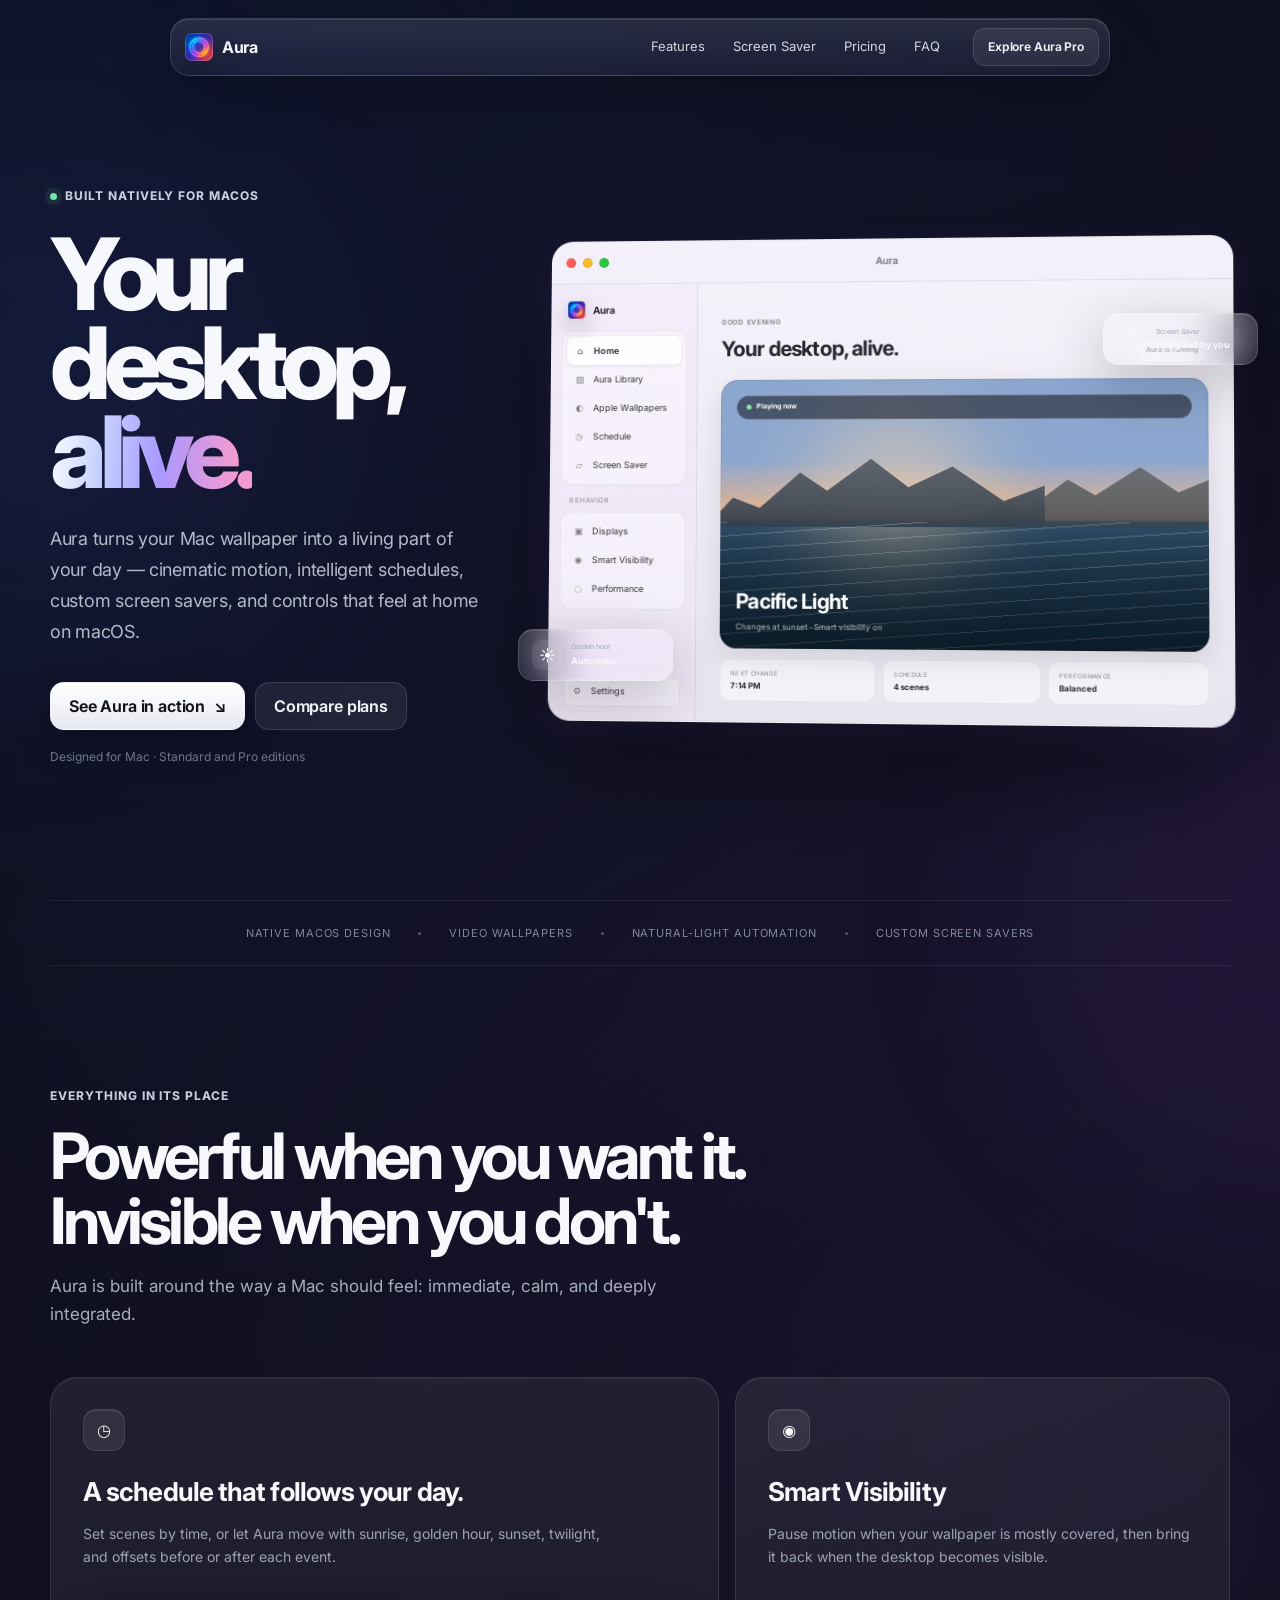
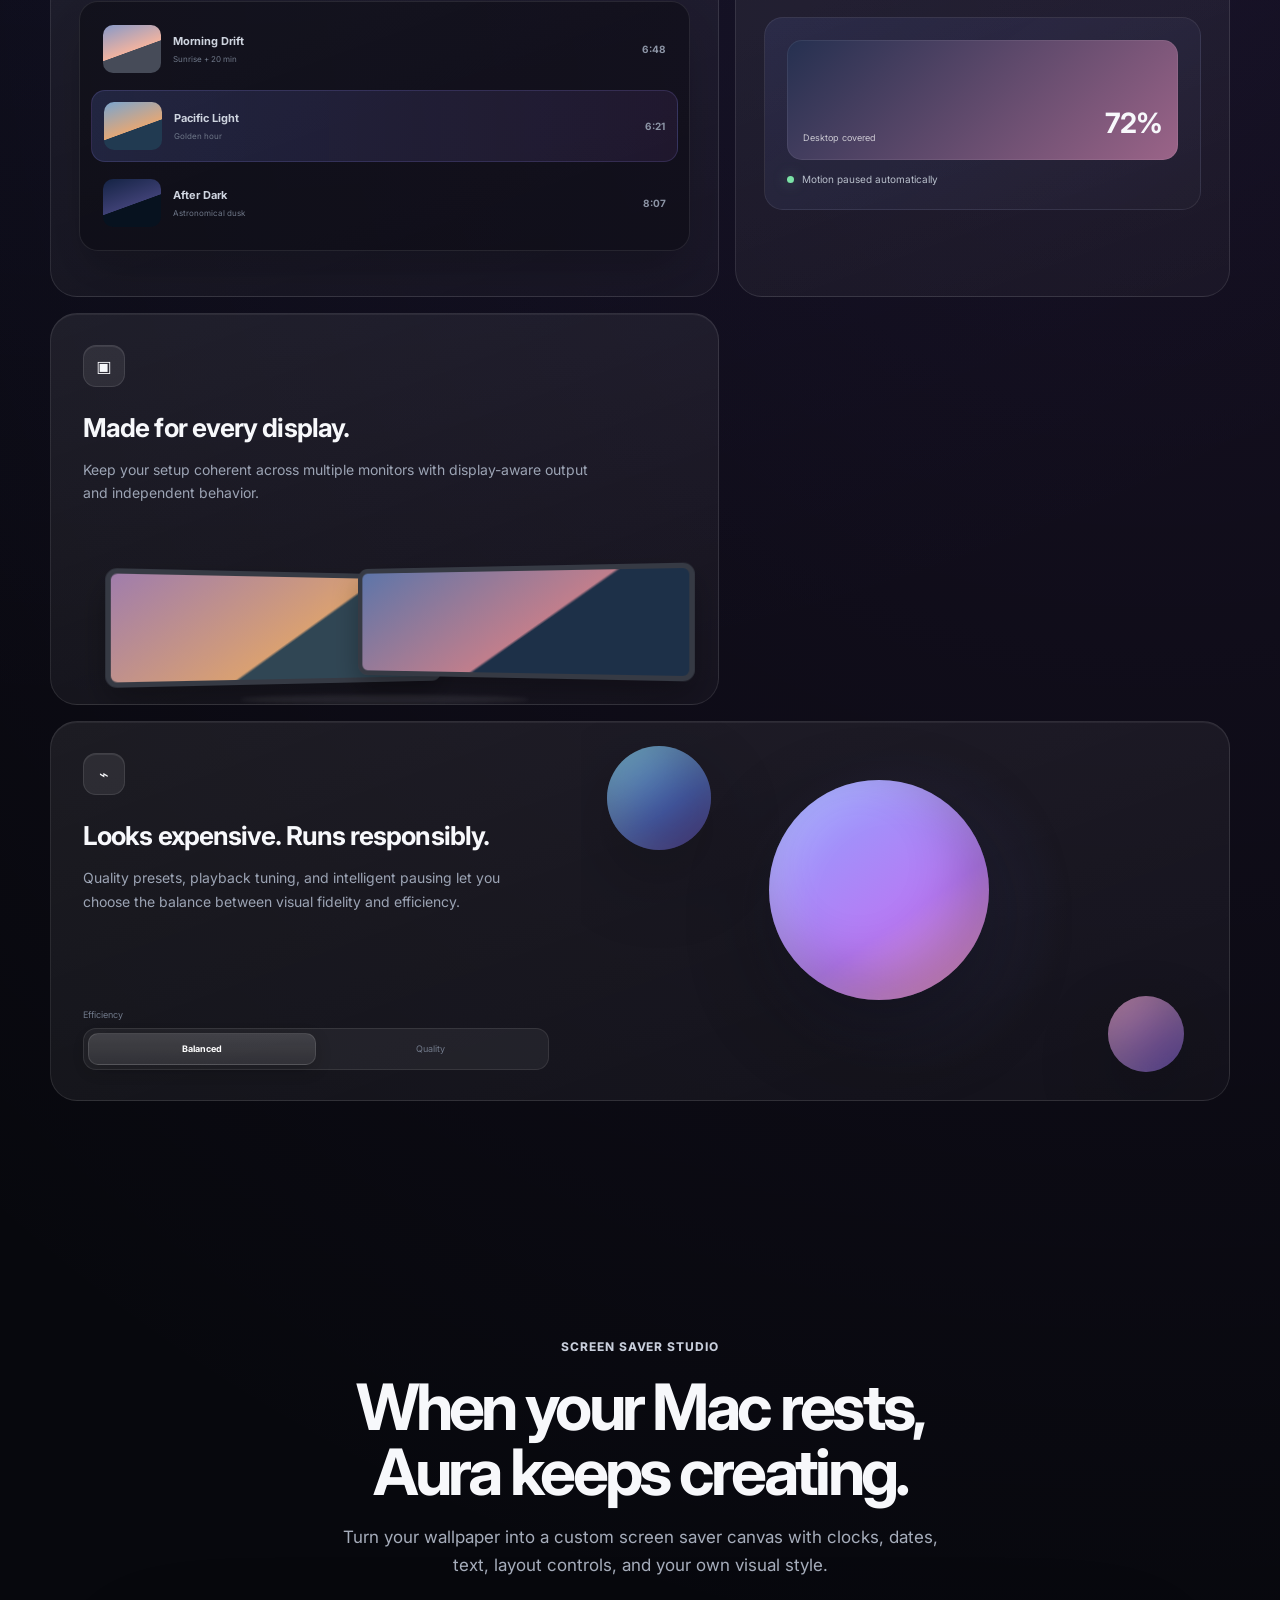
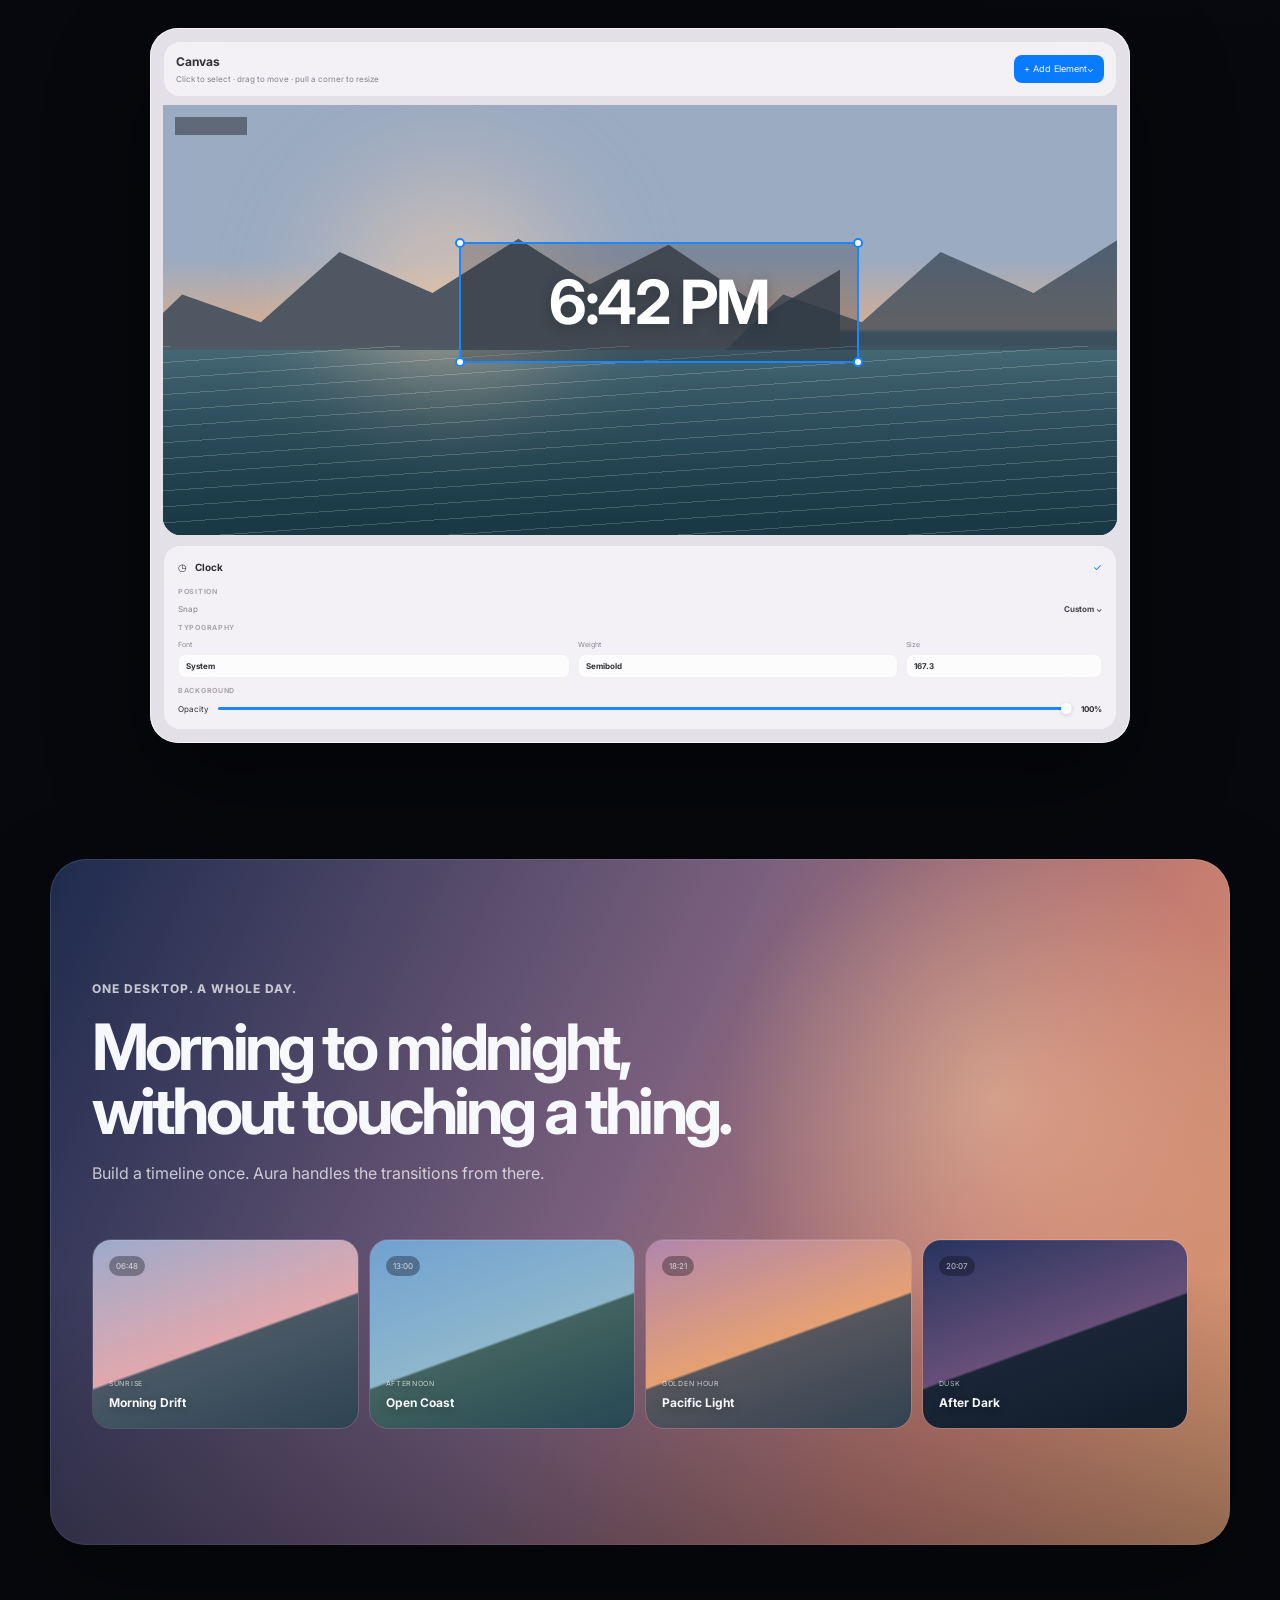
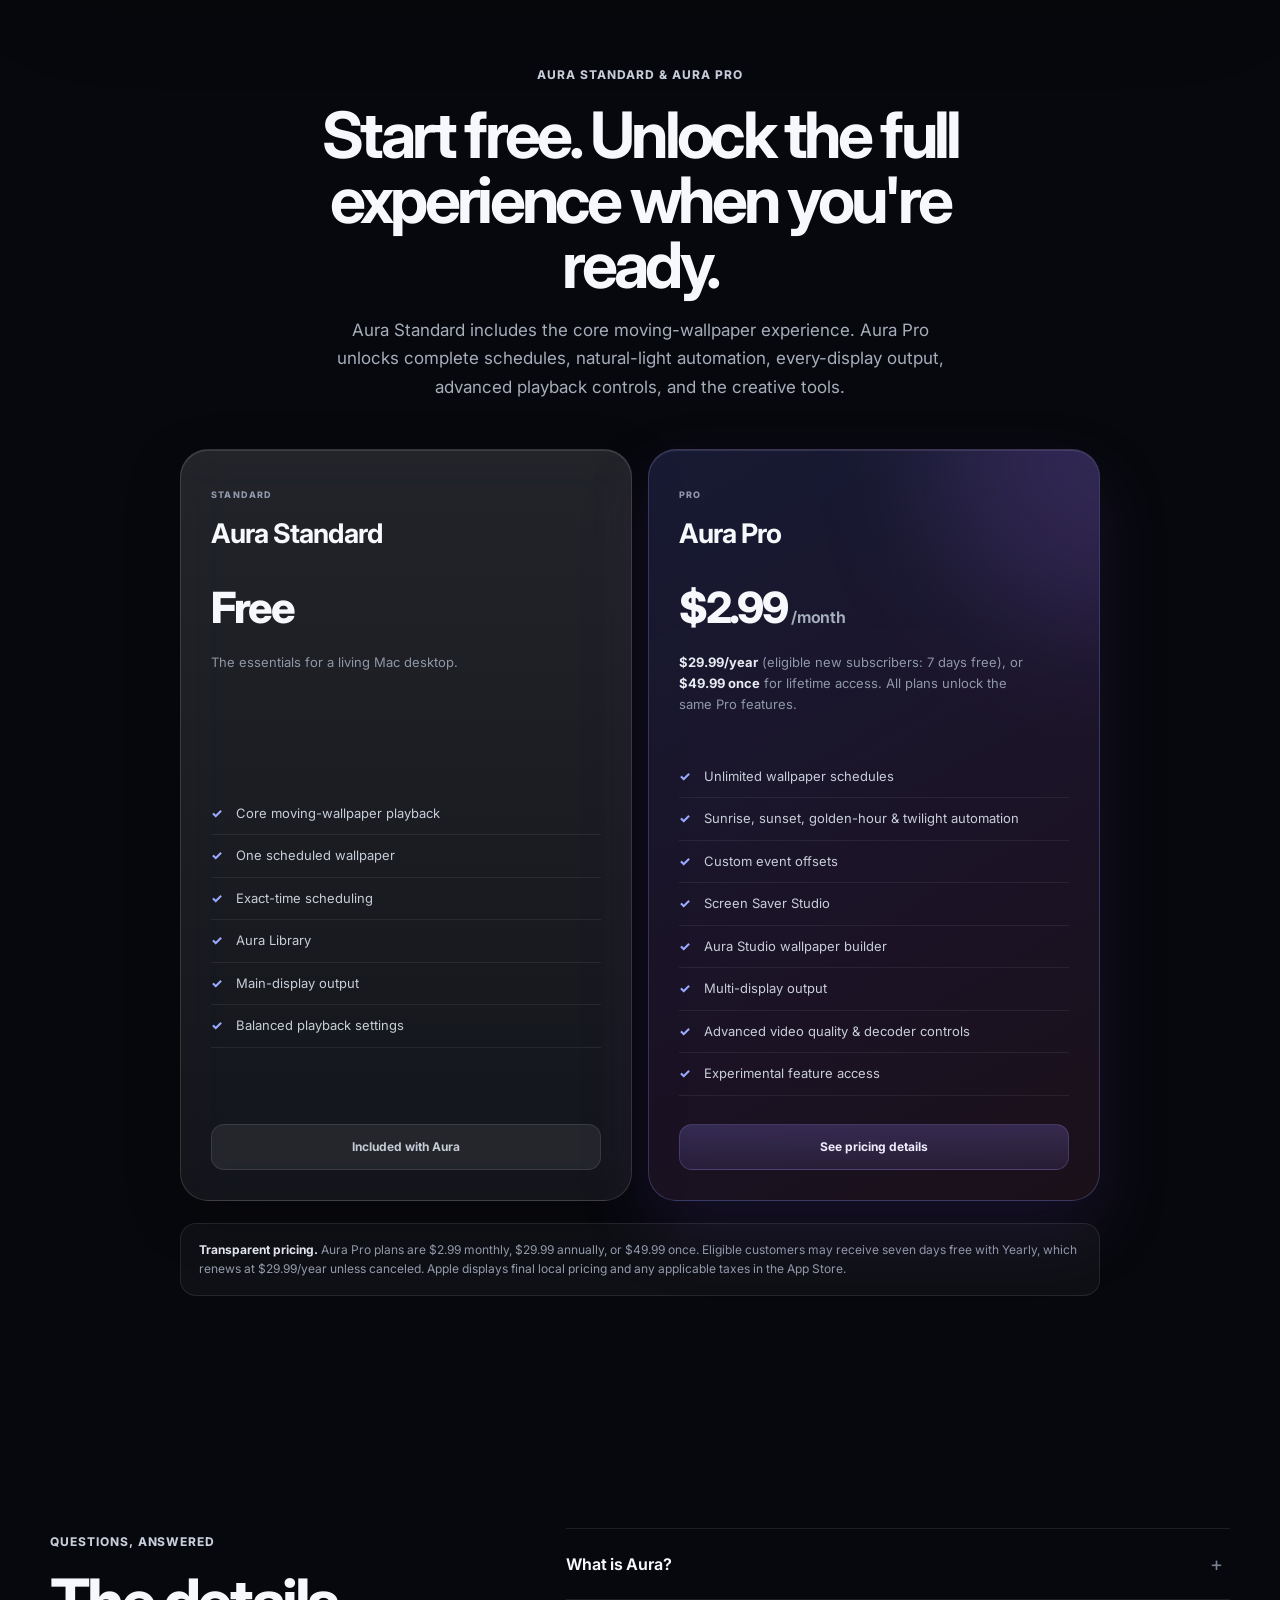
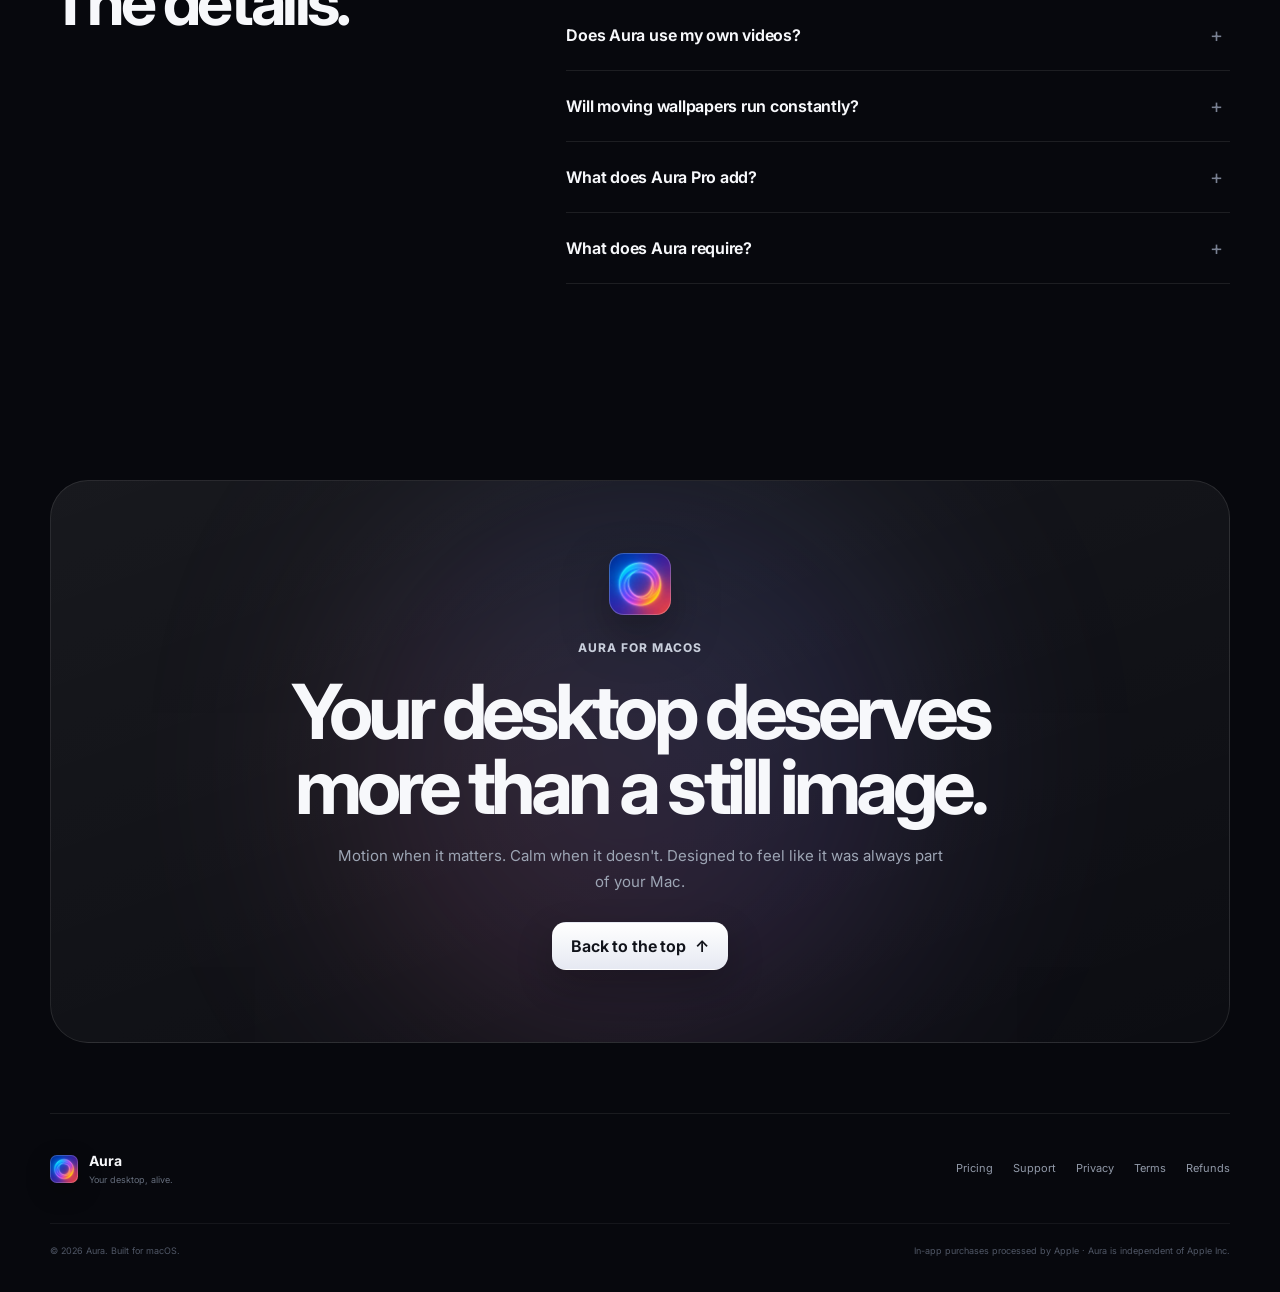
<file: docs/index.html>
<!doctype html>
<html lang="en">
<head>
  <meta charset="utf-8">
  <meta name="viewport" content="width=device-width, initial-scale=1">
  <meta name="theme-color" content="#0a0b10">
  <meta name="description" content="Aura makes your Mac desktop feel alive with cinematic moving wallpapers, intelligent schedules, Screen Saver Studio, and a native macOS experience.">
  <meta property="og:title" content="Aura — Your desktop, alive.">
  <meta property="og:description" content="A native macOS experience for cinematic moving wallpapers, smart schedules, and custom screen savers.">
  <meta property="og:type" content="website">
  <meta property="og:url" content="https://aura-macos.vercel.app/">
  <meta property="og:image" content="https://aura-macos.vercel.app/assets/aura-app.jpg">
  <meta name="twitter:card" content="summary_large_image">
  <title>Aura — Your desktop, alive.</title>
  <link rel="icon" href="./assets/aura-favicon.svg" type="image/svg+xml">
  <link rel="stylesheet" href="./styles.css">
  <script defer src="./script.js"></script>
</head>
<body>
  <div class="ambient ambient-a" aria-hidden="true"></div>
  <div class="ambient ambient-b" aria-hidden="true"></div>

  <header class="site-header" data-header>
    <div class="nav-wrap glass">
      <a class="brand" href="#top" aria-label="Aura home">
        <span class="brand-mark" aria-hidden="true"><span></span></span>
        <span>Aura</span>
      </a>
      <nav class="desktop-nav" aria-label="Primary navigation">
        <a href="#features">Features</a>
        <a href="#screensaver">Screen Saver</a>
        <a href="./pricing.html">Pricing</a>
        <a href="#faq">FAQ</a>
      </nav>
      <div class="nav-actions">
        <a class="button button-small button-secondary" href="./pricing.html">Explore Aura Pro</a>
        <button class="menu-button" type="button" aria-label="Open menu" aria-expanded="false" data-menu-button>
          <span></span><span></span>
        </button>
      </div>
    </div>
    <nav class="mobile-nav glass" data-mobile-menu aria-label="Mobile navigation">
      <a href="#features">Features</a>
      <a href="#screensaver">Screen Saver</a>
      <a href="./pricing.html">Pricing</a>
      <a href="#faq">FAQ</a>
    </nav>
  </header>

  <main id="top">
    <section class="hero section-shell">
      <div class="hero-copy reveal">
        <div class="eyebrow"><span class="status-dot"></span> Built natively for macOS</div>
        <h1>Your desktop,<br><span class="gradient-text">alive.</span></h1>
        <p class="hero-lede">Aura turns your Mac wallpaper into a living part of your day — cinematic motion, intelligent schedules, custom screen savers, and controls that feel at home on macOS.</p>
        <div class="hero-actions">
          <a class="button button-primary" href="#experience">See Aura in action <span aria-hidden="true">↘</span></a>
          <a class="button button-secondary" href="./pricing.html">Compare plans</a>
        </div>
        <p class="hero-note">Designed for Mac · Standard and Pro editions</p>
      </div>

      <div class="hero-visual reveal" id="experience" aria-label="Stylized preview of the Aura macOS app">
        <div class="mac-window hero-window">
          <div class="titlebar">
            <div class="traffic"><i></i><i></i><i></i></div>
            <span class="titlebar-name">Aura</span>
            <span class="titlebar-spacer"></span>
          </div>
          <div class="app-layout">
            <aside class="mock-sidebar">
              <div class="mock-brand"><span class="mini-mark"></span><b>Aura</b></div>
              <div class="mock-group">
                <span class="mock-item active"><i>⌂</i> Home</span>
                <span class="mock-item"><i>▧</i> Aura Library</span>
                <span class="mock-item"><i>◐</i> Apple Wallpapers</span>
                <span class="mock-item"><i>◷</i> Schedule</span>
                <span class="mock-item"><i>▱</i> Screen Saver</span>
              </div>
              <span class="mock-label">BEHAVIOR</span>
              <div class="mock-group">
                <span class="mock-item"><i>▣</i> Displays</span>
                <span class="mock-item"><i>◉</i> Smart Visibility</span>
                <span class="mock-item"><i>◌</i> Performance</span>
              </div>
              <span class="mock-item settings"><i>⚙</i> Settings</span>
            </aside>
            <div class="mock-main">
              <div class="mock-heading-row">
                <div><small>GOOD EVENING</small><h2>Your desktop, alive.</h2></div>
                <span class="pill">Aura is running</span>
              </div>
              <div class="wallpaper-card">
                <div class="sky-glow"></div>
                <div class="mountain mountain-1"></div>
                <div class="mountain mountain-2"></div>
                <div class="ocean-lines"></div>
                <div class="wallpaper-overlay">
                  <span class="pill dark"><i></i> Playing now</span>
                  <div><h3>Pacific Light</h3><p>Changes at sunset · Smart visibility on</p></div>
                </div>
              </div>
              <div class="mini-stats">
                <div><span>Next change</span><strong>7:14 PM</strong></div>
                <div><span>Schedule</span><strong>4 scenes</strong></div>
                <div><span>Performance</span><strong>Balanced</strong></div>
              </div>
            </div>
          </div>
        </div>
        <div class="floating-chip chip-a glass"><span>☀</span><div><small>Golden hour</small><strong>Automatic</strong></div></div>
        <div class="floating-chip chip-b glass"><span>◫</span><div><small>Screen Saver</small><strong>Designed by you</strong></div></div>
      </div>
    </section>

    <section class="trust-strip section-shell reveal" aria-label="Aura highlights">
      <span>Native macOS design</span><i></i><span>Video wallpapers</span><i></i><span>Natural-light automation</span><i></i><span>Custom screen savers</span>
    </section>

    <section class="section-shell section" id="features">
      <div class="section-heading reveal">
        <div class="eyebrow">Everything in its place</div>
        <h2>Powerful when you want it.<br>Invisible when you don't.</h2>
        <p>Aura is built around the way a Mac should feel: immediate, calm, and deeply integrated.</p>
      </div>

      <div class="bento-grid">
        <article class="feature-card feature-large reveal">
          <div class="card-copy">
            <span class="feature-icon">◷</span>
            <h3>A schedule that follows your day.</h3>
            <p>Set scenes by time, or let Aura move with sunrise, golden hour, sunset, twilight, and offsets before or after each event.</p>
          </div>
          <div class="schedule-demo" aria-hidden="true">
            <div class="schedule-row"><span class="scene-thumb dawn"></span><div><b>Morning Drift</b><small>Sunrise + 20 min</small></div><strong>6:48</strong></div>
            <div class="schedule-row selected"><span class="scene-thumb coast"></span><div><b>Pacific Light</b><small>Golden hour</small></div><strong>6:21</strong></div>
            <div class="schedule-row"><span class="scene-thumb night"></span><div><b>After Dark</b><small>Astronomical dusk</small></div><strong>8:07</strong></div>
          </div>
        </article>

        <article class="feature-card reveal">
          <div class="card-copy">
            <span class="feature-icon">◉</span>
            <h3>Smart Visibility</h3>
            <p>Pause motion when your wallpaper is mostly covered, then bring it back when the desktop becomes visible.</p>
          </div>
          <div class="visibility-demo" aria-hidden="true"><div class="coverage"><span>Desktop covered</span><b>72%</b></div><div class="visibility-status"><i></i> Motion paused automatically</div></div>
        </article>

        <article class="feature-card reveal">
          <div class="card-copy">
            <span class="feature-icon">▣</span>
            <h3>Made for every display.</h3>
            <p>Keep your setup coherent across multiple monitors with display-aware output and independent behavior.</p>
          </div>
          <div class="display-demo" aria-hidden="true"><div class="screen screen-left"></div><div class="screen screen-right"></div><div class="stand"></div></div>
        </article>

        <article class="feature-card feature-wide reveal">
          <div class="performance-copy">
            <div class="card-copy">
              <span class="feature-icon">⌁</span>
              <h3>Looks expensive. Runs responsibly.</h3>
              <p>Quality presets, playback tuning, and intelligent pausing let you choose the balance between visual fidelity and efficiency.</p>
            </div>
            <div class="quality-control" aria-hidden="true"><span>Efficiency</span><div class="segmented"><i></i><b>Balanced</b><span>Quality</span></div></div>
          </div>
          <div class="orb-field" aria-hidden="true"><div class="orb orb-one"></div><div class="orb orb-two"></div><div class="orb orb-three"></div></div>
        </article>
      </div>
    </section>

    <section class="section-shell section" id="screensaver">
      <div class="section-heading centered reveal">
        <div class="eyebrow">Screen Saver Studio</div>
        <h2>When your Mac rests,<br>Aura keeps creating.</h2>
        <p>Turn your wallpaper into a custom screen saver canvas with clocks, dates, text, layout controls, and your own visual style.</p>
      </div>

      <div class="studio-stage reveal">
        <div class="studio-toolbar glass"><div><b>Canvas</b><small>Click to select · drag to move · pull a corner to resize</small></div><button type="button" tabindex="-1">+ Add Element⌄</button></div>
        <div class="studio-canvas">
          <div class="studio-scene"><div class="studio-sun"></div><div class="studio-ridge one"></div><div class="studio-ridge two"></div><div class="studio-water"></div></div>
          <div class="selection-box"><span class="handle tl"></span><span class="handle tr"></span><span class="handle bl"></span><span class="handle br"></span><strong>6:42 PM</strong></div>
          <span class="live-badge">LIVE PREVIEW</span>
        </div>
        <div class="studio-inspector glass">
          <div class="inspector-title"><span>◷</span><b>Clock</b><i>✓</i></div>
          <small>POSITION</small>
          <div class="inspector-row"><span>Snap</span><b>Custom ⌄</b></div>
          <small>TYPOGRAPHY</small>
          <div class="inspector-controls"><div><span>Font</span><b>System</b></div><div><span>Weight</span><b>Semibold</b></div><div><span>Size</span><b>167.3</b></div></div>
          <small>BACKGROUND</small>
          <div class="opacity-line"><span>Opacity</span><i><em></em></i><b>100%</b></div>
        </div>
      </div>
    </section>

    <section class="section-shell section day-section">
      <div class="day-copy reveal">
        <div class="eyebrow light">One desktop. A whole day.</div>
        <h2>Morning to midnight,<br>without touching a thing.</h2>
        <p>Build a timeline once. Aura handles the transitions from there.</p>
      </div>
      <div class="day-track reveal" aria-label="Example Aura schedule timeline">
        <div class="day-card morning"><span>06:48</span><div><small>SUNRISE</small><strong>Morning Drift</strong></div></div>
        <div class="day-card afternoon"><span>13:00</span><div><small>AFTERNOON</small><strong>Open Coast</strong></div></div>
        <div class="day-card sunset"><span>18:21</span><div><small>GOLDEN HOUR</small><strong>Pacific Light</strong></div></div>
        <div class="day-card evening"><span>20:07</span><div><small>DUSK</small><strong>After Dark</strong></div></div>
      </div>
    </section>


    <section class="section-shell section" id="pricing">
      <div class="section-heading centered reveal">
        <div class="eyebrow">Aura Standard & Aura Pro</div>
        <h2>Start free. Unlock the full experience when you're ready.</h2>
        <p>Aura Standard includes the core moving-wallpaper experience. Aura Pro unlocks complete schedules, natural-light automation, every-display output, advanced playback controls, and the creative tools.</p>
      </div>

      <div class="pricing-grid reveal">
        <article class="price-card glass">
          <div><span class="plan-label">STANDARD</span><h3>Aura Standard</h3><p class="price">Free</p><p class="price-sub">The essentials for a living Mac desktop.</p></div>
          <ul><li>Core moving-wallpaper playback</li><li>One scheduled wallpaper</li><li>Exact-time scheduling</li><li>Aura Library</li><li>Main-display output</li><li>Balanced playback settings</li></ul>
          <span class="availability">Included with Aura</span>
        </article>
        <article class="price-card pro-card">
          <div class="pro-glow" aria-hidden="true"></div>
          <div><span class="plan-label">PRO</span><h3>Aura Pro</h3><p class="price">$2.99<span class="price-unit">/month</span></p><p class="price-sub"><strong>$29.99/year</strong> (eligible new subscribers: 7 days free), or <strong>$49.99 once</strong> for lifetime access. All plans unlock the same Pro features.</p></div>
          <ul><li>Unlimited wallpaper schedules</li><li>Sunrise, sunset, golden-hour & twilight automation</li><li>Custom event offsets</li><li>Screen Saver Studio</li><li>Aura Studio wallpaper builder</li><li>Multi-display output</li><li>Advanced video quality & decoder controls</li><li>Experimental feature access</li></ul>
          <a class="availability pro-availability" href="./pricing.html">See pricing details</a>
        </article>
      </div>
      <div class="merchant-note reveal">
        <strong>Transparent pricing.</strong> Aura Pro plans are $2.99 monthly, $29.99 annually, or $49.99 once. Eligible customers may receive seven days free with Yearly, which renews at $29.99/year unless canceled. Apple displays final local pricing and any applicable taxes in the App Store.
      </div>
    </section>

    <section class="section-shell section faq-section" id="faq">
      <div class="section-heading reveal"><div class="eyebrow">Questions, answered</div><h2>The details.</h2></div>
      <div class="faq-list reveal">
        <details><summary>What is Aura?</summary><p>Aura is a native macOS app for moving wallpapers, intelligent wallpaper schedules, custom screen savers, and display-aware playback.</p></details>
        <details><summary>Does Aura use my own videos?</summary><p>Yes. Aura is designed around your local wallpaper library so you can build scenes and schedules from your own compatible video assets.</p></details>
        <details><summary>Will moving wallpapers run constantly?</summary><p>They do not have to. Smart Visibility can pause motion when your wallpaper is mostly covered, and Aura includes performance controls for different Macs and workflows.</p></details>
        <details><summary>What does Aura Pro add?</summary><p>Pro expands Aura with unlimited schedules, natural-light automation and offsets, Screen Saver Studio, Aura Studio, multi-display output, advanced playback controls, and access to experimental features.</p></details>
        <details><summary>What does Aura require?</summary><p>Aura is built for macOS 26 or later so it can use the latest native macOS interface and wallpaper capabilities.</p></details>
      </div>
    </section>

    <section class="section-shell final-cta reveal">
      <div class="final-glow" aria-hidden="true"></div>
      <span class="brand-mark large" aria-hidden="true"><span></span></span>
      <div class="eyebrow">Aura for macOS</div>
      <h2>Your desktop deserves<br>more than a still image.</h2>
      <p>Motion when it matters. Calm when it doesn't. Designed to feel like it was always part of your Mac.</p>
      <a class="button button-primary" href="#top">Back to the top <span aria-hidden="true">↑</span></a>
    </section>
  </main>

  <footer class="site-footer section-shell">
    <div class="footer-main">
      <div class="footer-brand"><span class="brand-mark" aria-hidden="true"><span></span></span><div><b>Aura</b><small>Your desktop, alive.</small></div></div>
      <div class="footer-links"><a href="./pricing.html">Pricing</a><a href="./support.html">Support</a><a href="./privacy.html">Privacy</a><a href="./terms.html">Terms</a><a href="./refunds.html">Refunds</a></div>
    </div>
    <div class="footer-bottom"><span>© <span data-year></span> Aura. Built for macOS.</span><span>In-app purchases processed by Apple · Aura is independent of Apple Inc.</span></div>
  </footer>
</body>
</html>
</file>
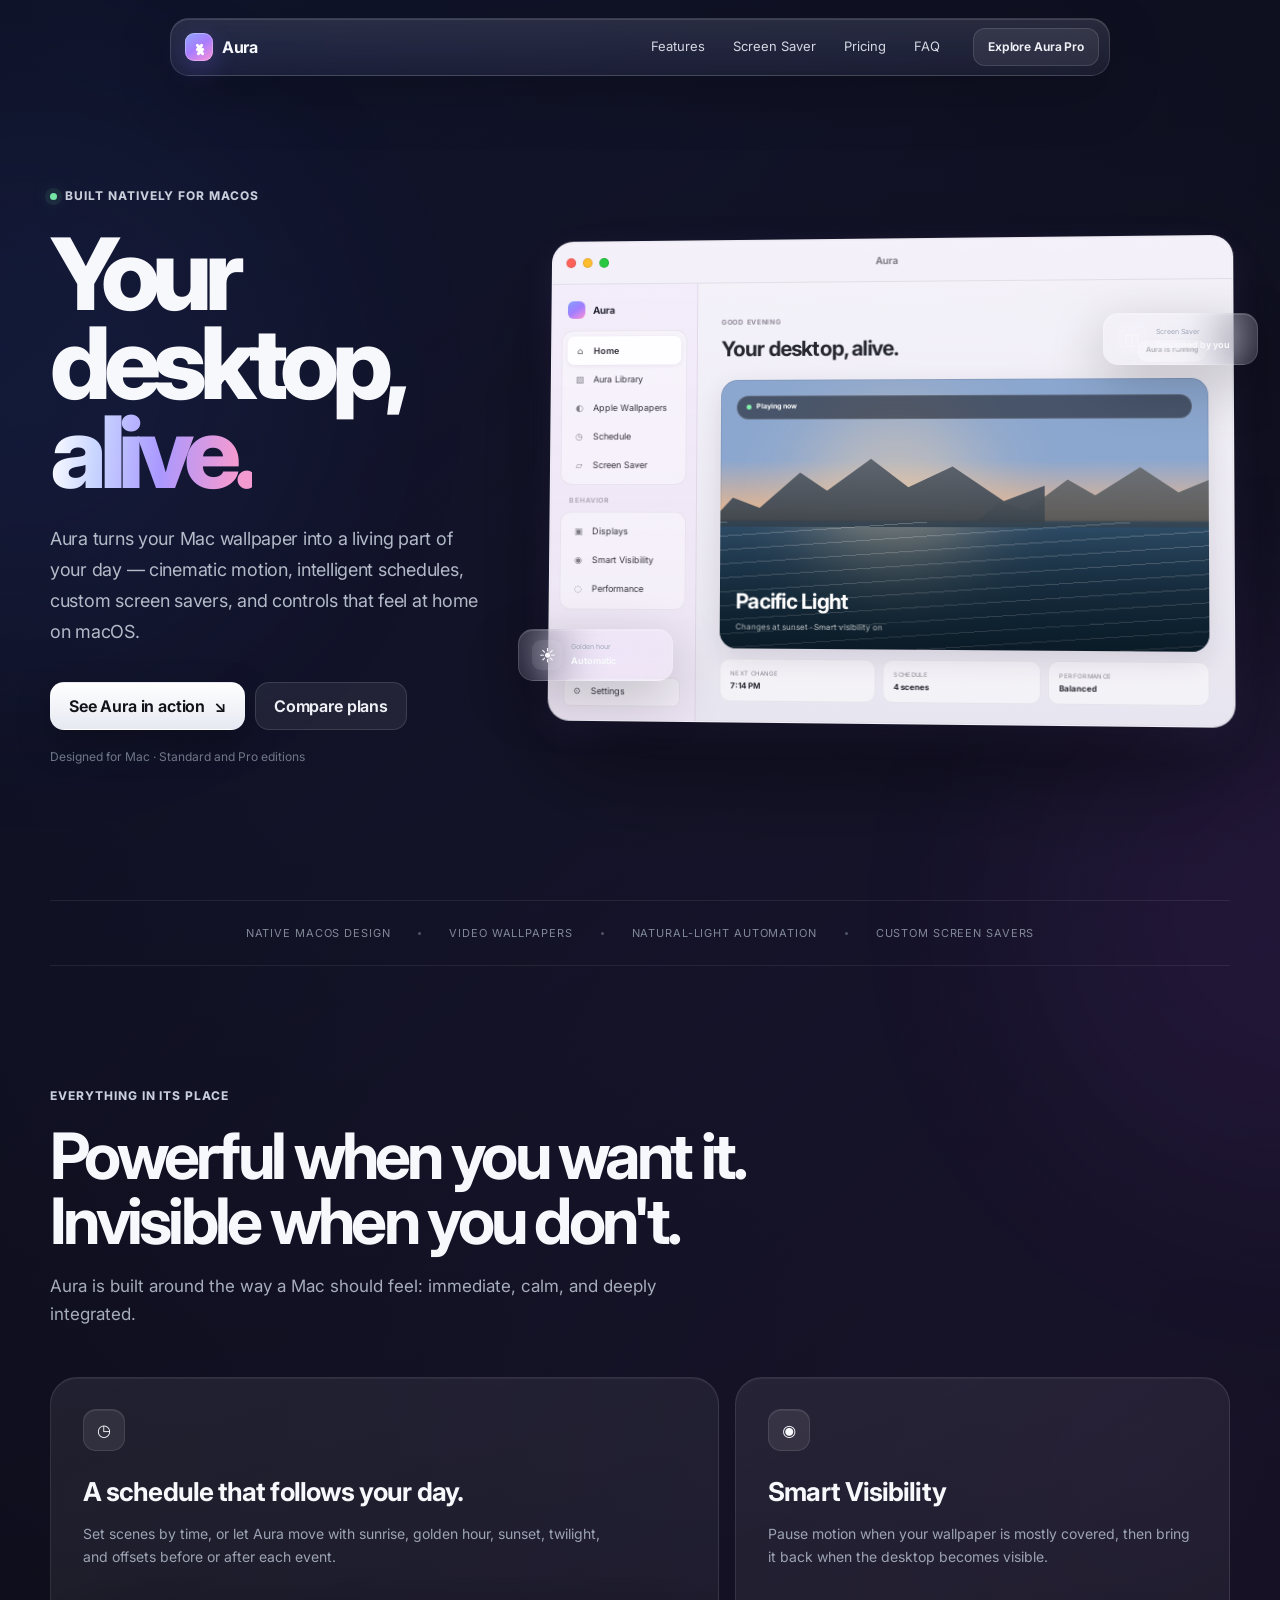
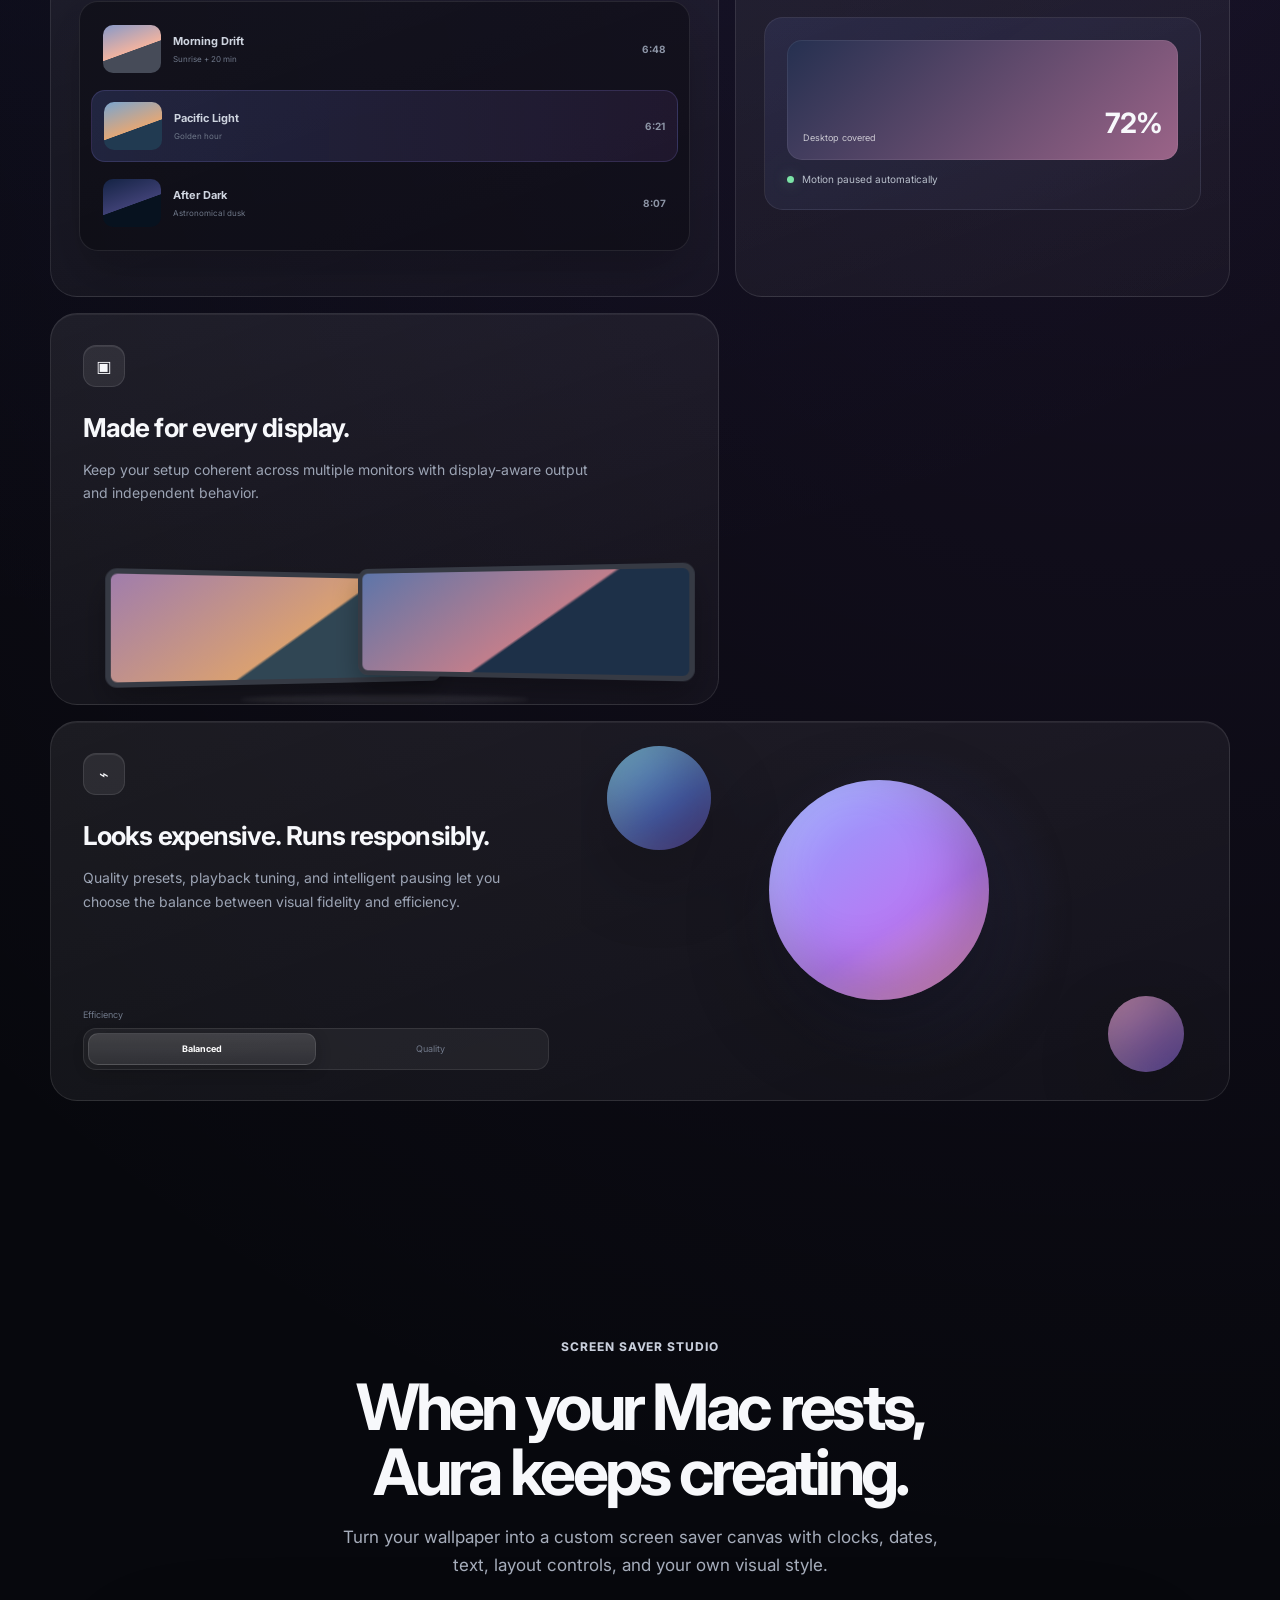
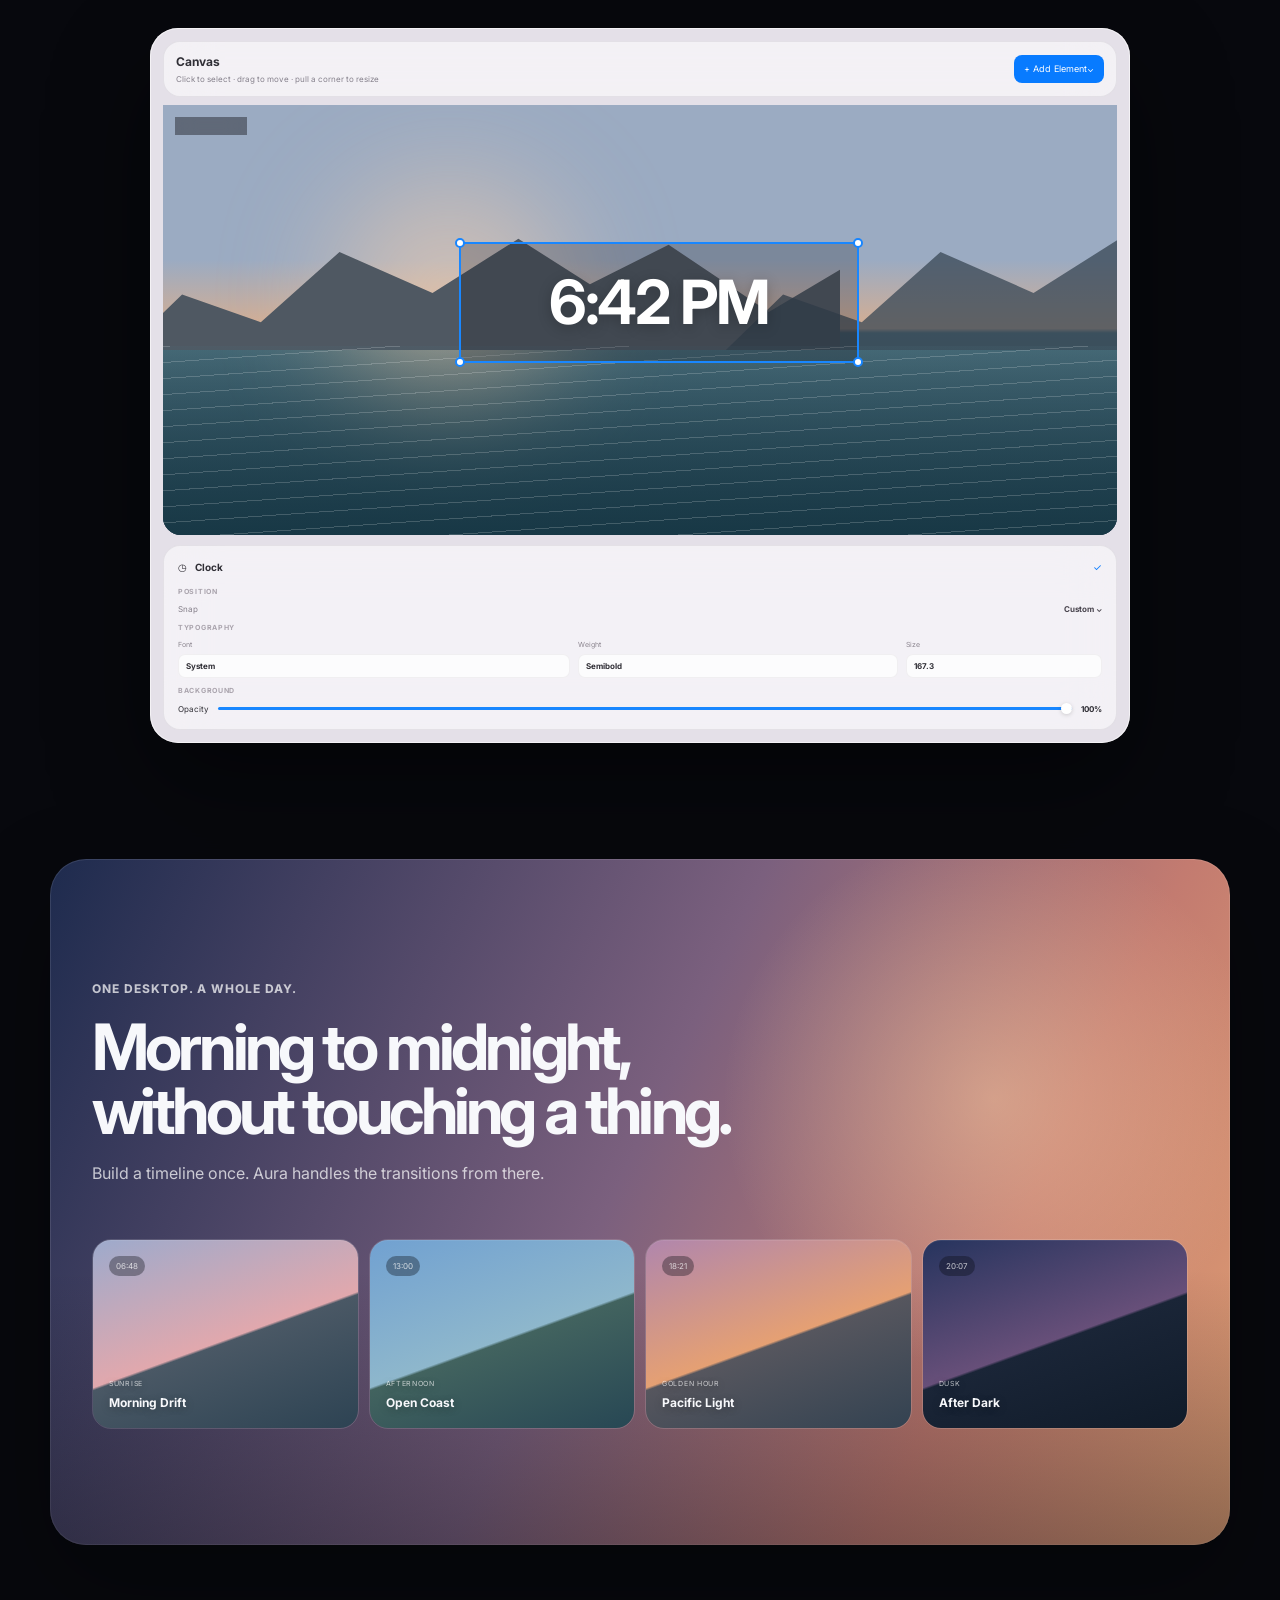
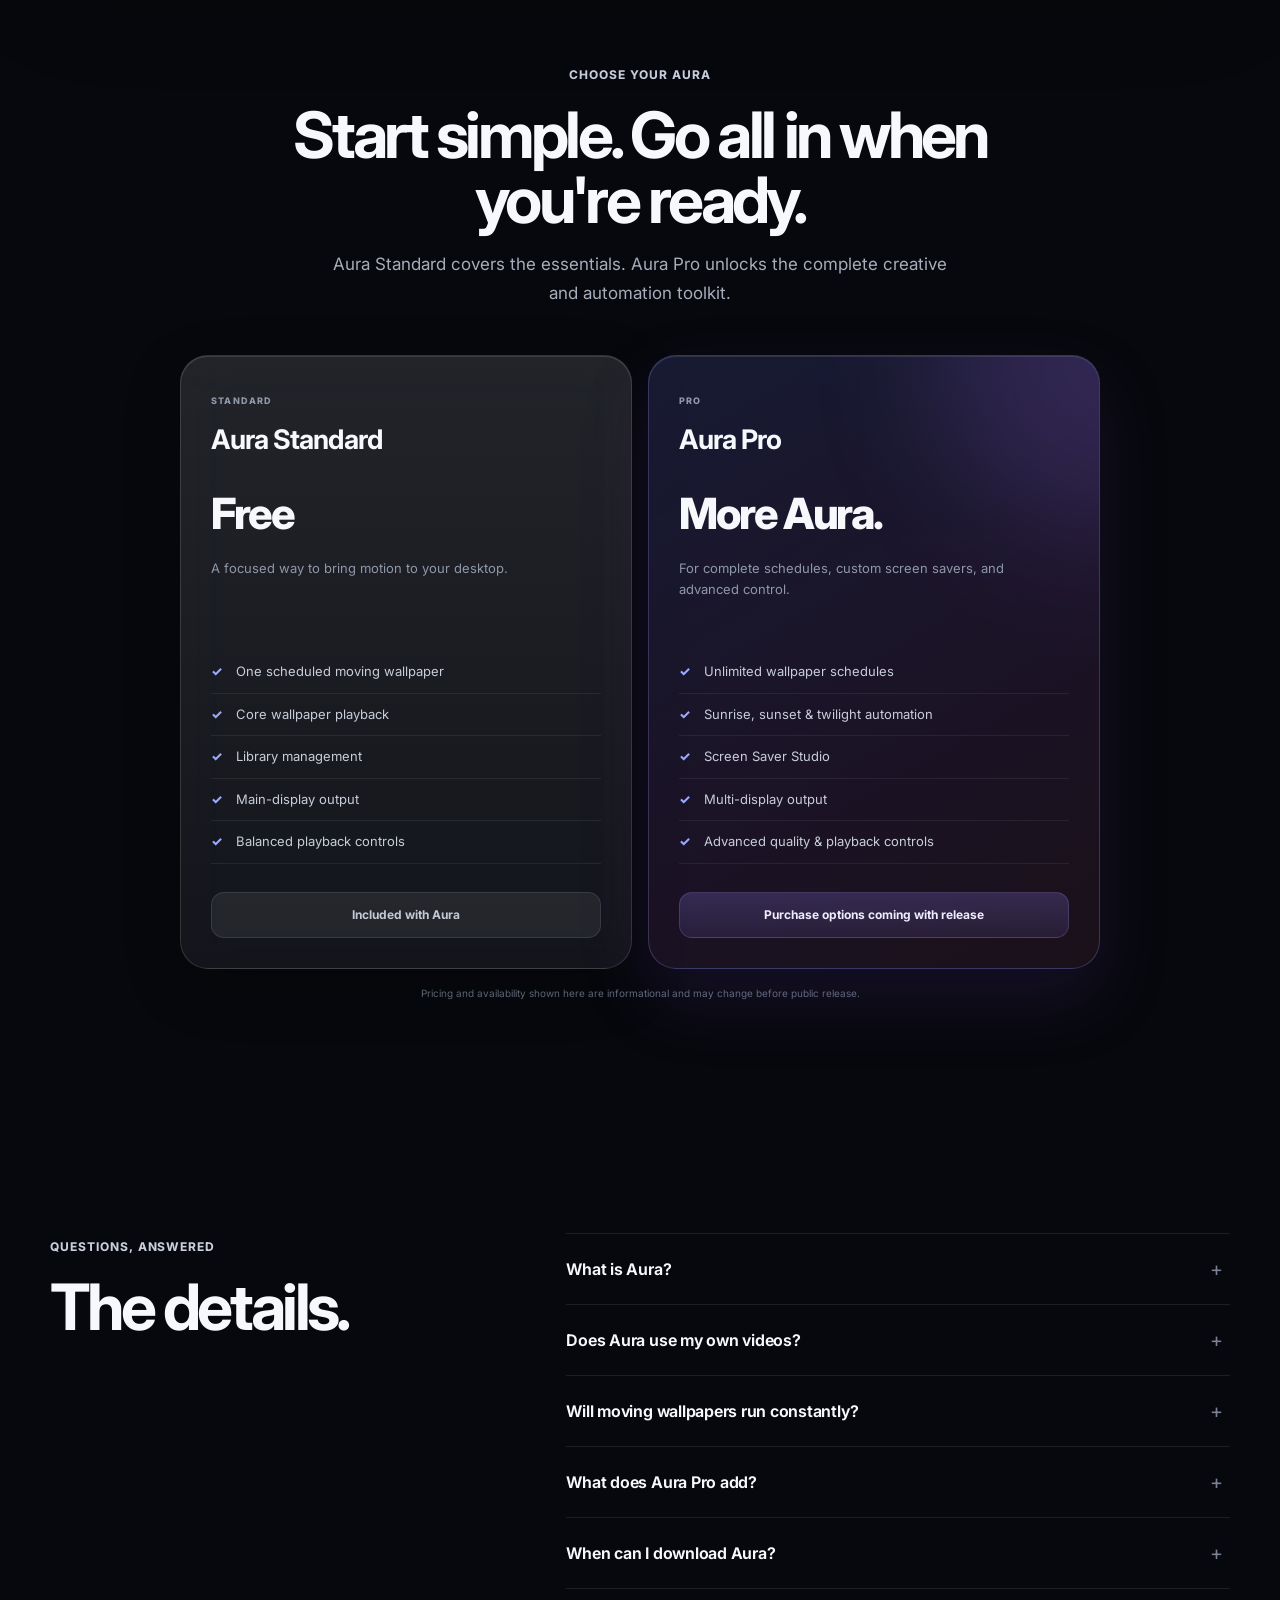
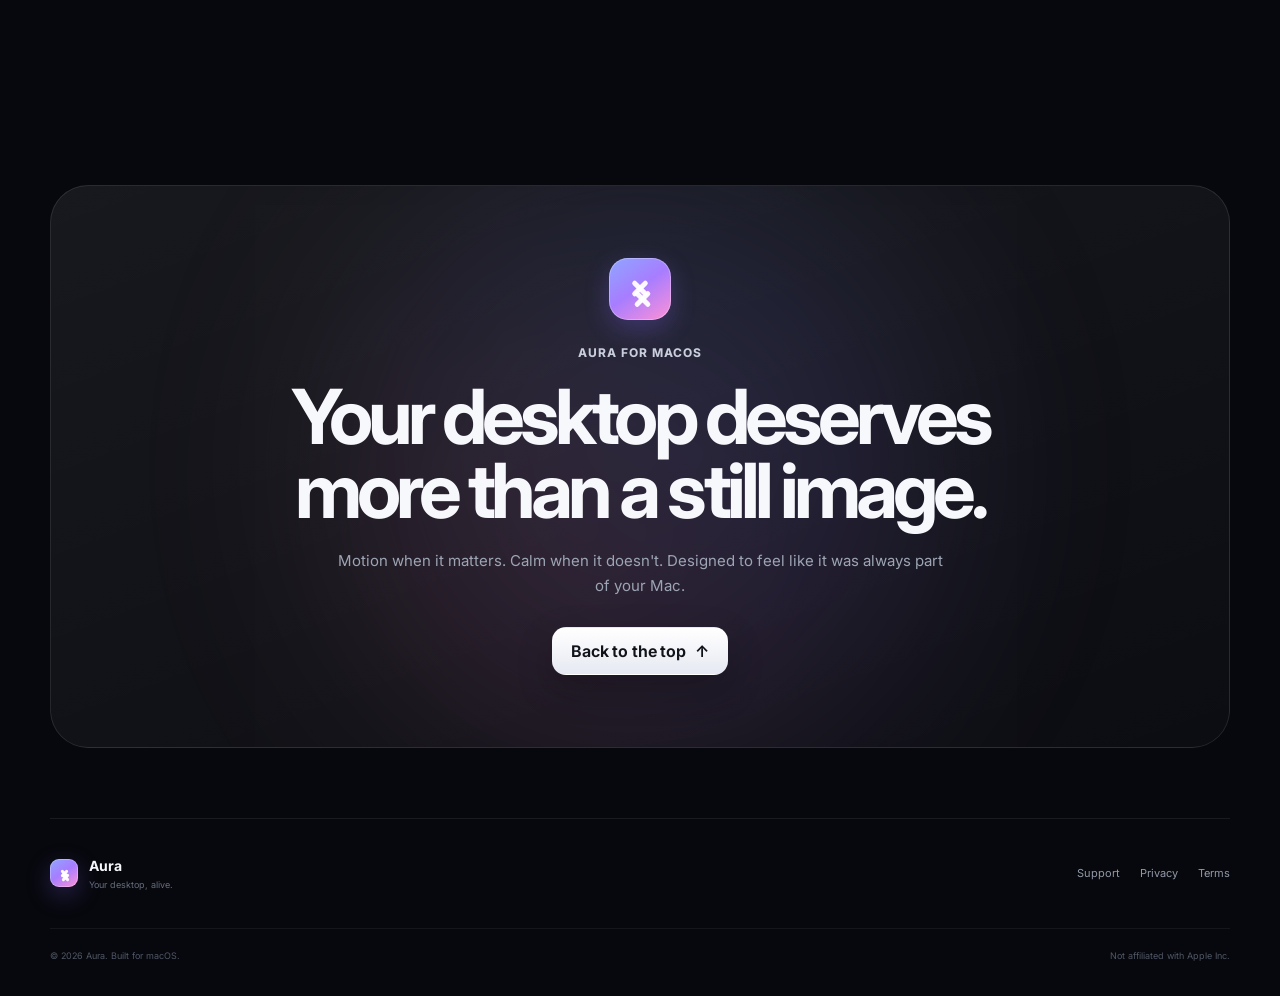
<file: site/index.html>
<!doctype html>
<html lang="en">
<head>
  <meta charset="utf-8">
  <meta name="viewport" content="width=device-width, initial-scale=1">
  <meta name="theme-color" content="#0a0b10">
  <meta name="description" content="Aura makes your Mac desktop feel alive with cinematic moving wallpapers, intelligent schedules, Screen Saver Studio, and a native macOS experience.">
  <meta property="og:title" content="Aura — Your desktop, alive.">
  <meta property="og:description" content="A native macOS experience for cinematic moving wallpapers, smart schedules, and custom screen savers.">
  <meta property="og:type" content="website">
  <meta property="og:url" content="https://k1ng-kat.github.io/Aura-Website/">
  <title>Aura — Your desktop, alive.</title>
  <link rel="icon" href="./assets/aura-mark.svg" type="image/svg+xml">
  <link rel="stylesheet" href="./styles.css">
  <script defer src="./script.js"></script>
</head>
<body>
  <div class="ambient ambient-a" aria-hidden="true"></div>
  <div class="ambient ambient-b" aria-hidden="true"></div>

  <header class="site-header" data-header>
    <div class="nav-wrap glass">
      <a class="brand" href="#top" aria-label="Aura home">
        <span class="brand-mark" aria-hidden="true"><span></span></span>
        <span>Aura</span>
      </a>
      <nav class="desktop-nav" aria-label="Primary navigation">
        <a href="#features">Features</a>
        <a href="#screensaver">Screen Saver</a>
        <a href="#pricing">Pricing</a>
        <a href="#faq">FAQ</a>
      </nav>
      <div class="nav-actions">
        <a class="button button-small button-secondary" href="#pricing">Explore Aura Pro</a>
        <button class="menu-button" type="button" aria-label="Open menu" aria-expanded="false" data-menu-button>
          <span></span><span></span>
        </button>
      </div>
    </div>
    <nav class="mobile-nav glass" data-mobile-menu aria-label="Mobile navigation">
      <a href="#features">Features</a>
      <a href="#screensaver">Screen Saver</a>
      <a href="#pricing">Pricing</a>
      <a href="#faq">FAQ</a>
    </nav>
  </header>

  <main id="top">
    <section class="hero section-shell">
      <div class="hero-copy reveal">
        <div class="eyebrow"><span class="status-dot"></span> Built natively for macOS</div>
        <h1>Your desktop,<br><span class="gradient-text">alive.</span></h1>
        <p class="hero-lede">Aura turns your Mac wallpaper into a living part of your day — cinematic motion, intelligent schedules, custom screen savers, and controls that feel at home on macOS.</p>
        <div class="hero-actions">
          <a class="button button-primary" href="#experience">See Aura in action <span aria-hidden="true">↘</span></a>
          <a class="button button-secondary" href="#pricing">Compare plans</a>
        </div>
        <p class="hero-note">Designed for Mac · Standard and Pro editions</p>
      </div>

      <div class="hero-visual reveal" id="experience" aria-label="Stylized preview of the Aura macOS app">
        <div class="mac-window hero-window">
          <div class="titlebar">
            <div class="traffic"><i></i><i></i><i></i></div>
            <span class="titlebar-name">Aura</span>
            <span class="titlebar-spacer"></span>
          </div>
          <div class="app-layout">
            <aside class="mock-sidebar">
              <div class="mock-brand"><span class="mini-mark"></span><b>Aura</b></div>
              <div class="mock-group">
                <span class="mock-item active"><i>⌂</i> Home</span>
                <span class="mock-item"><i>▧</i> Aura Library</span>
                <span class="mock-item"><i>◐</i> Apple Wallpapers</span>
                <span class="mock-item"><i>◷</i> Schedule</span>
                <span class="mock-item"><i>▱</i> Screen Saver</span>
              </div>
              <span class="mock-label">BEHAVIOR</span>
              <div class="mock-group">
                <span class="mock-item"><i>▣</i> Displays</span>
                <span class="mock-item"><i>◉</i> Smart Visibility</span>
                <span class="mock-item"><i>◌</i> Performance</span>
              </div>
              <span class="mock-item settings"><i>⚙</i> Settings</span>
            </aside>
            <div class="mock-main">
              <div class="mock-heading-row">
                <div><small>GOOD EVENING</small><h2>Your desktop, alive.</h2></div>
                <span class="pill">Aura is running</span>
              </div>
              <div class="wallpaper-card">
                <div class="sky-glow"></div>
                <div class="mountain mountain-1"></div>
                <div class="mountain mountain-2"></div>
                <div class="ocean-lines"></div>
                <div class="wallpaper-overlay">
                  <span class="pill dark"><i></i> Playing now</span>
                  <div><h3>Pacific Light</h3><p>Changes at sunset · Smart visibility on</p></div>
                </div>
              </div>
              <div class="mini-stats">
                <div><span>Next change</span><strong>7:14 PM</strong></div>
                <div><span>Schedule</span><strong>4 scenes</strong></div>
                <div><span>Performance</span><strong>Balanced</strong></div>
              </div>
            </div>
          </div>
        </div>
        <div class="floating-chip chip-a glass"><span>☀</span><div><small>Golden hour</small><strong>Automatic</strong></div></div>
        <div class="floating-chip chip-b glass"><span>◫</span><div><small>Screen Saver</small><strong>Designed by you</strong></div></div>
      </div>
    </section>

    <section class="trust-strip section-shell reveal" aria-label="Aura highlights">
      <span>Native macOS design</span><i></i><span>Video wallpapers</span><i></i><span>Natural-light automation</span><i></i><span>Custom screen savers</span>
    </section>

    <section class="section-shell section" id="features">
      <div class="section-heading reveal">
        <div class="eyebrow">Everything in its place</div>
        <h2>Powerful when you want it.<br>Invisible when you don't.</h2>
        <p>Aura is built around the way a Mac should feel: immediate, calm, and deeply integrated.</p>
      </div>

      <div class="bento-grid">
        <article class="feature-card feature-large reveal">
          <div class="card-copy">
            <span class="feature-icon">◷</span>
            <h3>A schedule that follows your day.</h3>
            <p>Set scenes by time, or let Aura move with sunrise, golden hour, sunset, twilight, and offsets before or after each event.</p>
          </div>
          <div class="schedule-demo" aria-hidden="true">
            <div class="schedule-row"><span class="scene-thumb dawn"></span><div><b>Morning Drift</b><small>Sunrise + 20 min</small></div><strong>6:48</strong></div>
            <div class="schedule-row selected"><span class="scene-thumb coast"></span><div><b>Pacific Light</b><small>Golden hour</small></div><strong>6:21</strong></div>
            <div class="schedule-row"><span class="scene-thumb night"></span><div><b>After Dark</b><small>Astronomical dusk</small></div><strong>8:07</strong></div>
          </div>
        </article>

        <article class="feature-card reveal">
          <div class="card-copy">
            <span class="feature-icon">◉</span>
            <h3>Smart Visibility</h3>
            <p>Pause motion when your wallpaper is mostly covered, then bring it back when the desktop becomes visible.</p>
          </div>
          <div class="visibility-demo" aria-hidden="true"><div class="coverage"><span>Desktop covered</span><b>72%</b></div><div class="visibility-status"><i></i> Motion paused automatically</div></div>
        </article>

        <article class="feature-card reveal">
          <div class="card-copy">
            <span class="feature-icon">▣</span>
            <h3>Made for every display.</h3>
            <p>Keep your setup coherent across multiple monitors with display-aware output and independent behavior.</p>
          </div>
          <div class="display-demo" aria-hidden="true"><div class="screen screen-left"></div><div class="screen screen-right"></div><div class="stand"></div></div>
        </article>

        <article class="feature-card feature-wide reveal">
          <div class="performance-copy">
            <div class="card-copy">
              <span class="feature-icon">⌁</span>
              <h3>Looks expensive. Runs responsibly.</h3>
              <p>Quality presets, playback tuning, and intelligent pausing let you choose the balance between visual fidelity and efficiency.</p>
            </div>
            <div class="quality-control" aria-hidden="true"><span>Efficiency</span><div class="segmented"><i></i><b>Balanced</b><span>Quality</span></div></div>
          </div>
          <div class="orb-field" aria-hidden="true"><div class="orb orb-one"></div><div class="orb orb-two"></div><div class="orb orb-three"></div></div>
        </article>
      </div>
    </section>

    <section class="section-shell section" id="screensaver">
      <div class="section-heading centered reveal">
        <div class="eyebrow">Screen Saver Studio</div>
        <h2>When your Mac rests,<br>Aura keeps creating.</h2>
        <p>Turn your wallpaper into a custom screen saver canvas with clocks, dates, text, layout controls, and your own visual style.</p>
      </div>

      <div class="studio-stage reveal">
        <div class="studio-toolbar glass"><div><b>Canvas</b><small>Click to select · drag to move · pull a corner to resize</small></div><button type="button" tabindex="-1">+ Add Element⌄</button></div>
        <div class="studio-canvas">
          <div class="studio-scene"><div class="studio-sun"></div><div class="studio-ridge one"></div><div class="studio-ridge two"></div><div class="studio-water"></div></div>
          <div class="selection-box"><span class="handle tl"></span><span class="handle tr"></span><span class="handle bl"></span><span class="handle br"></span><strong>6:42 PM</strong></div>
          <span class="live-badge">LIVE PREVIEW</span>
        </div>
        <div class="studio-inspector glass">
          <div class="inspector-title"><span>◷</span><b>Clock</b><i>✓</i></div>
          <small>POSITION</small>
          <div class="inspector-row"><span>Snap</span><b>Custom ⌄</b></div>
          <small>TYPOGRAPHY</small>
          <div class="inspector-controls"><div><span>Font</span><b>System</b></div><div><span>Weight</span><b>Semibold</b></div><div><span>Size</span><b>167.3</b></div></div>
          <small>BACKGROUND</small>
          <div class="opacity-line"><span>Opacity</span><i><em></em></i><b>100%</b></div>
        </div>
      </div>
    </section>

    <section class="section-shell section day-section">
      <div class="day-copy reveal">
        <div class="eyebrow light">One desktop. A whole day.</div>
        <h2>Morning to midnight,<br>without touching a thing.</h2>
        <p>Build a timeline once. Aura handles the transitions from there.</p>
      </div>
      <div class="day-track reveal" aria-label="Example Aura schedule timeline">
        <div class="day-card morning"><span>06:48</span><div><small>SUNRISE</small><strong>Morning Drift</strong></div></div>
        <div class="day-card afternoon"><span>13:00</span><div><small>AFTERNOON</small><strong>Open Coast</strong></div></div>
        <div class="day-card sunset"><span>18:21</span><div><small>GOLDEN HOUR</small><strong>Pacific Light</strong></div></div>
        <div class="day-card evening"><span>20:07</span><div><small>DUSK</small><strong>After Dark</strong></div></div>
      </div>
    </section>

    <section class="section-shell section" id="pricing">
      <div class="section-heading centered reveal">
        <div class="eyebrow">Choose your Aura</div>
        <h2>Start simple. Go all in when you're ready.</h2>
        <p>Aura Standard covers the essentials. Aura Pro unlocks the complete creative and automation toolkit.</p>
      </div>

      <div class="pricing-grid reveal">
        <article class="price-card glass">
          <div><span class="plan-label">STANDARD</span><h3>Aura Standard</h3><p class="price">Free</p><p class="price-sub">A focused way to bring motion to your desktop.</p></div>
          <ul><li>One scheduled moving wallpaper</li><li>Core wallpaper playback</li><li>Library management</li><li>Main-display output</li><li>Balanced playback controls</li></ul>
          <span class="availability">Included with Aura</span>
        </article>
        <article class="price-card pro-card">
          <div class="pro-glow" aria-hidden="true"></div>
          <div><span class="plan-label">PRO</span><h3>Aura Pro</h3><p class="price">More Aura.</p><p class="price-sub">For complete schedules, custom screen savers, and advanced control.</p></div>
          <ul><li>Unlimited wallpaper schedules</li><li>Sunrise, sunset & twilight automation</li><li>Screen Saver Studio</li><li>Multi-display output</li><li>Advanced quality & playback controls</li></ul>
          <span class="availability pro-availability">Purchase options coming with release</span>
        </article>
      </div>
      <p class="pricing-note reveal">Pricing and availability shown here are informational and may change before public release.</p>
    </section>

    <section class="section-shell section faq-section" id="faq">
      <div class="section-heading reveal"><div class="eyebrow">Questions, answered</div><h2>The details.</h2></div>
      <div class="faq-list reveal">
        <details><summary>What is Aura?</summary><p>Aura is a native macOS app for moving wallpapers, intelligent wallpaper schedules, custom screen savers, and display-aware playback.</p></details>
        <details><summary>Does Aura use my own videos?</summary><p>Yes. Aura is designed around your local wallpaper library so you can build scenes and schedules from your own compatible video assets.</p></details>
        <details><summary>Will moving wallpapers run constantly?</summary><p>They do not have to. Smart Visibility can pause motion when your wallpaper is mostly covered, and Aura includes performance controls for different Macs and workflows.</p></details>
        <details><summary>What does Aura Pro add?</summary><p>Pro expands Aura with unlimited schedules, natural-light automation, Screen Saver Studio, multi-display output, and advanced playback controls.</p></details>
        <details><summary>When can I download Aura?</summary><p>Aura is currently being prepared for release. This site will be updated with official availability when the app is ready.</p></details>
      </div>
    </section>

    <section class="section-shell final-cta reveal">
      <div class="final-glow" aria-hidden="true"></div>
      <span class="brand-mark large" aria-hidden="true"><span></span></span>
      <div class="eyebrow">Aura for macOS</div>
      <h2>Your desktop deserves<br>more than a still image.</h2>
      <p>Motion when it matters. Calm when it doesn't. Designed to feel like it was always part of your Mac.</p>
      <a class="button button-primary" href="#top">Back to the top <span aria-hidden="true">↑</span></a>
    </section>
  </main>

  <footer class="site-footer section-shell">
    <div class="footer-main">
      <div class="footer-brand"><span class="brand-mark" aria-hidden="true"><span></span></span><div><b>Aura</b><small>Your desktop, alive.</small></div></div>
      <div class="footer-links"><a href="./support.html">Support</a><a href="./privacy.html">Privacy</a><a href="./terms.html">Terms</a></div>
    </div>
    <div class="footer-bottom"><span>© <span data-year></span> Aura. Built for macOS.</span><span>Not affiliated with Apple Inc.</span></div>
  </footer>
</body>
</html>
</file>
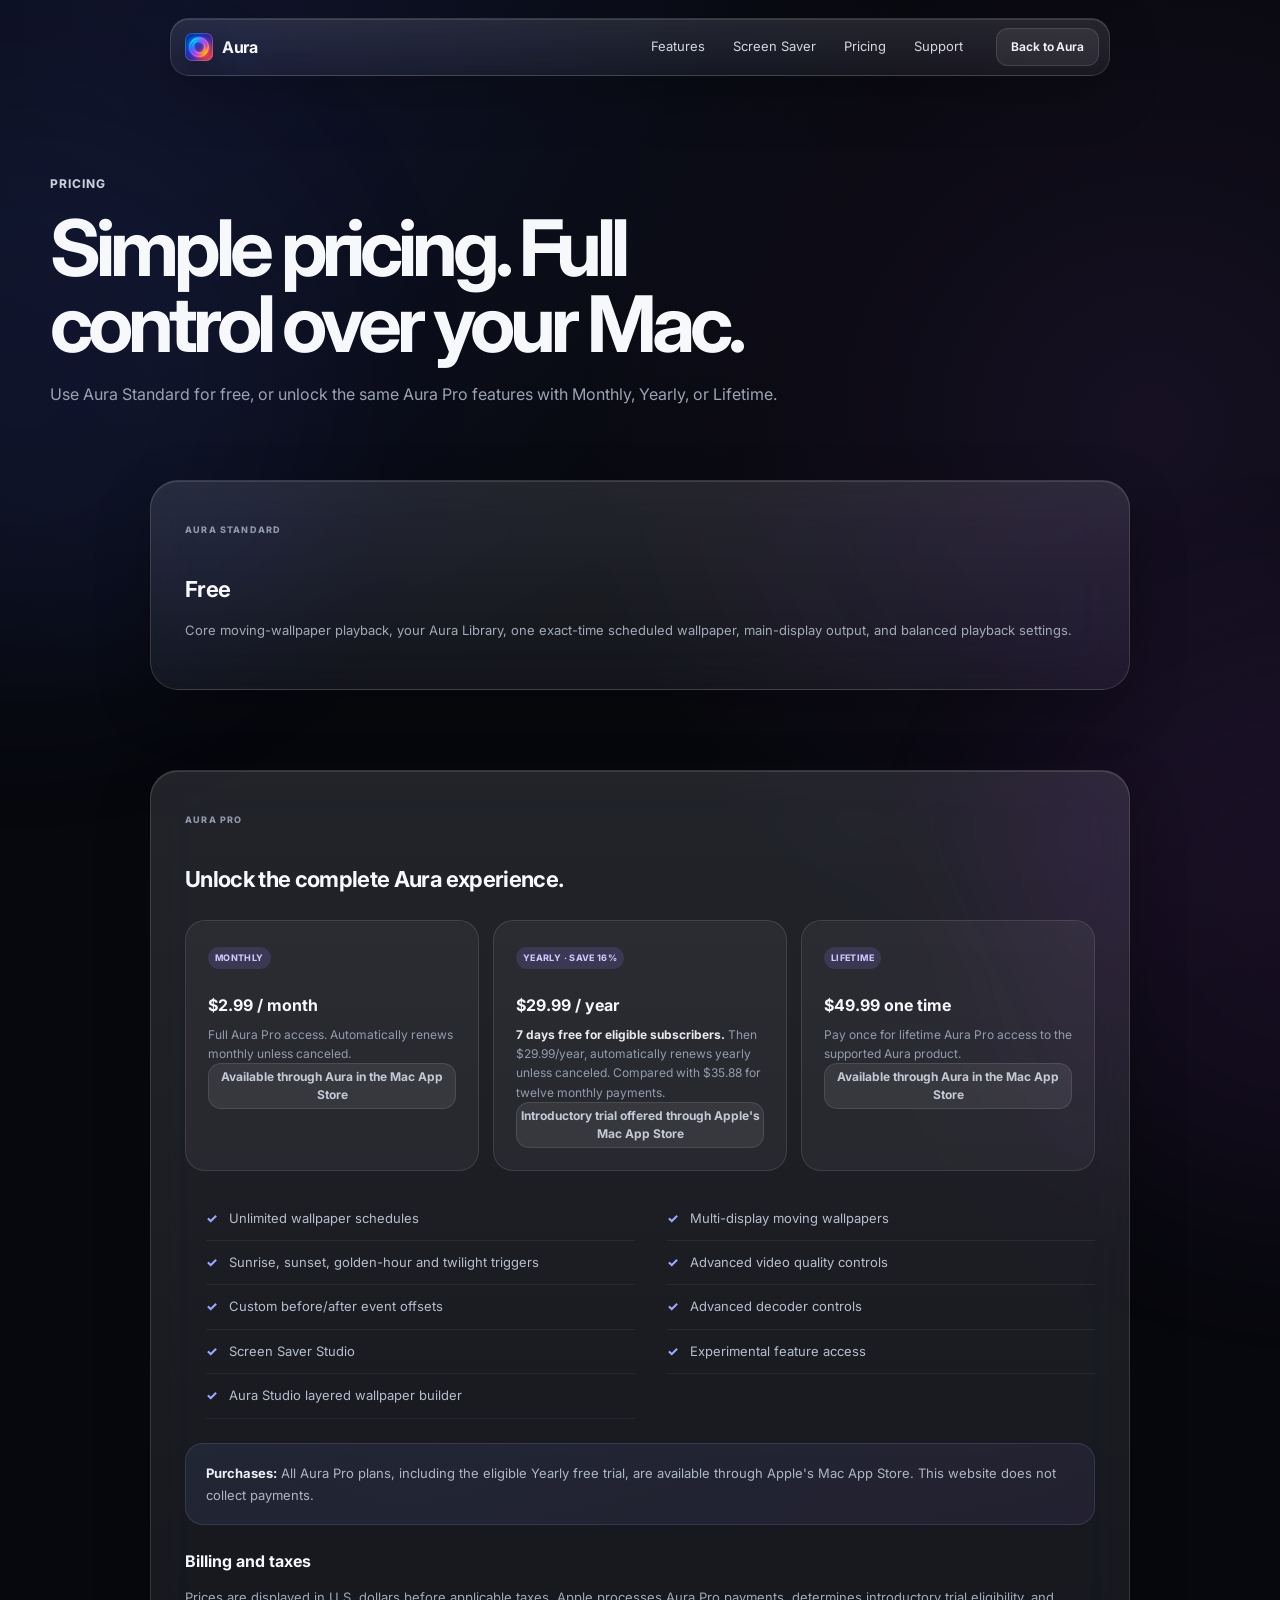
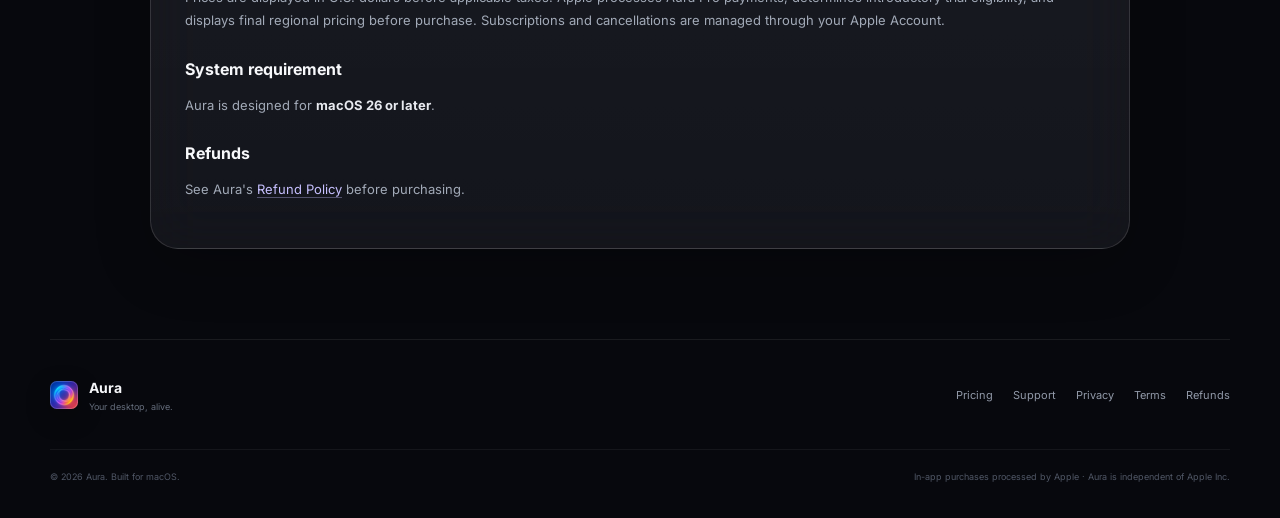
<file: docs/pricing.html>
<!doctype html>
<html lang="en">
<head>
  <meta charset="utf-8"><meta name="viewport" content="width=device-width,initial-scale=1"><meta name="theme-color" content="#07080d">
  <meta name="description" content="Aura pricing: free Standard, Aura Pro $2.99/month, $29.99/year or $49.99 lifetime. Eligible Yearly customers get seven days free.">
  <title>Pricing — Aura</title>
  <link rel="icon" href="./assets/aura-favicon.svg" type="image/svg+xml"><link rel="stylesheet" href="./styles.css"><script defer src="./script.js"></script>
</head>
<body>
  <div class="ambient ambient-a" aria-hidden="true"></div><div class="ambient ambient-b" aria-hidden="true"></div>
  <header class="site-header" data-header><div class="nav-wrap glass"><a class="brand" href="./index.html"><span class="brand-mark"><span></span></span><span>Aura</span></a><nav class="desktop-nav"><a href="./index.html#features">Features</a><a href="./index.html#screensaver">Screen Saver</a><a href="./pricing.html">Pricing</a><a href="./support.html">Support</a></nav><div class="nav-actions"><a class="button button-small button-secondary" href="./index.html">Back to Aura</a><button class="menu-button" type="button" aria-label="Open menu" aria-expanded="false" data-menu-button><span></span><span></span></button></div></div><nav class="mobile-nav glass" data-mobile-menu><a href="./index.html">Home</a><a href="./pricing.html">Pricing</a><a href="./support.html">Support</a><a href="./privacy.html">Privacy</a><a href="./terms.html">Terms</a><a href="./refunds.html">Refunds</a></nav></header>
  <main class="section-shell">
    <section class="page-hero reveal"><div class="eyebrow">Pricing</div><h1>Simple pricing. Full control over your Mac.</h1><p>Use Aura Standard for free, or unlock the same Aura Pro features with Monthly, Yearly, or Lifetime.</p></section>
    <section class="commerce-shell">
      <article class="legal-card glass reveal">
        <span class="plan-label">AURA STANDARD</span>
        <h2>Free</h2>
        <p>Core moving-wallpaper playback, your Aura Library, one exact-time scheduled wallpaper, main-display output, and balanced playback settings.</p>
      </article>
      <article class="legal-card glass reveal">
        <span class="plan-label">AURA PRO</span>
        <h2>Unlock the complete Aura experience.</h2>
        <div class="plan-options">
          <div class="plan-option"><span class="tag">MONTHLY</span><h3>$2.99 / month</h3><p>Full Aura Pro access. Automatically renews monthly unless canceled.</p><span class="availability">Available through Aura in the Mac App Store</span></div>
          <div class="plan-option"><span class="tag">YEARLY · SAVE 16%</span><h3>$29.99 / year</h3><p><strong>7 days free for eligible subscribers.</strong> Then $29.99/year, automatically renews yearly unless canceled. Compared with $35.88 for twelve monthly payments.</p><span class="availability">Introductory trial offered through Apple's Mac App Store</span></div>
          <div class="plan-option"><span class="tag">LIFETIME</span><h3>$49.99 one time</h3><p>Pay once for lifetime Aura Pro access to the supported Aura product.</p><span class="availability">Available through Aura in the Mac App Store</span></div>
        </div>
        <ul class="feature-checklist">
          <li>Unlimited wallpaper schedules</li>
          <li>Sunrise, sunset, golden-hour and twilight triggers</li>
          <li>Custom before/after event offsets</li>
          <li>Screen Saver Studio</li>
          <li>Aura Studio layered wallpaper builder</li>
          <li>Multi-display moving wallpapers</li>
          <li>Advanced video quality controls</li>
          <li>Advanced decoder controls</li>
          <li>Experimental feature access</li>
        </ul>
        <div class="notice-card"><strong>Purchases:</strong> All Aura Pro plans, including the eligible Yearly free trial, are available through Apple's Mac App Store. This website does not collect payments.</div>
        <h3>Billing and taxes</h3>
        <p>Prices are displayed in U.S. dollars before applicable taxes. Apple processes Aura Pro payments, determines introductory trial eligibility, and displays final regional pricing before purchase. Subscriptions and cancellations are managed through your Apple Account.</p>
        <h3>System requirement</h3><p>Aura is designed for <strong>macOS 26 or later</strong>.</p>
        <h3>Refunds</h3><p>See Aura's <a href="./refunds.html">Refund Policy</a> before purchasing.</p>
      </article>
    </section>
  </main>
  <footer class="site-footer section-shell"><div class="footer-main"><div class="footer-brand"><span class="brand-mark"><span></span></span><div><b>Aura</b><small>Your desktop, alive.</small></div></div><div class="footer-links"><a href="./pricing.html">Pricing</a><a href="./support.html">Support</a><a href="./privacy.html">Privacy</a><a href="./terms.html">Terms</a><a href="./refunds.html">Refunds</a></div></div><div class="footer-bottom"><span>© <span data-year></span> Aura. Built for macOS.</span><span>In-app purchases processed by Apple · Aura is independent of Apple Inc.</span></div></footer>
</body></html>
</file>
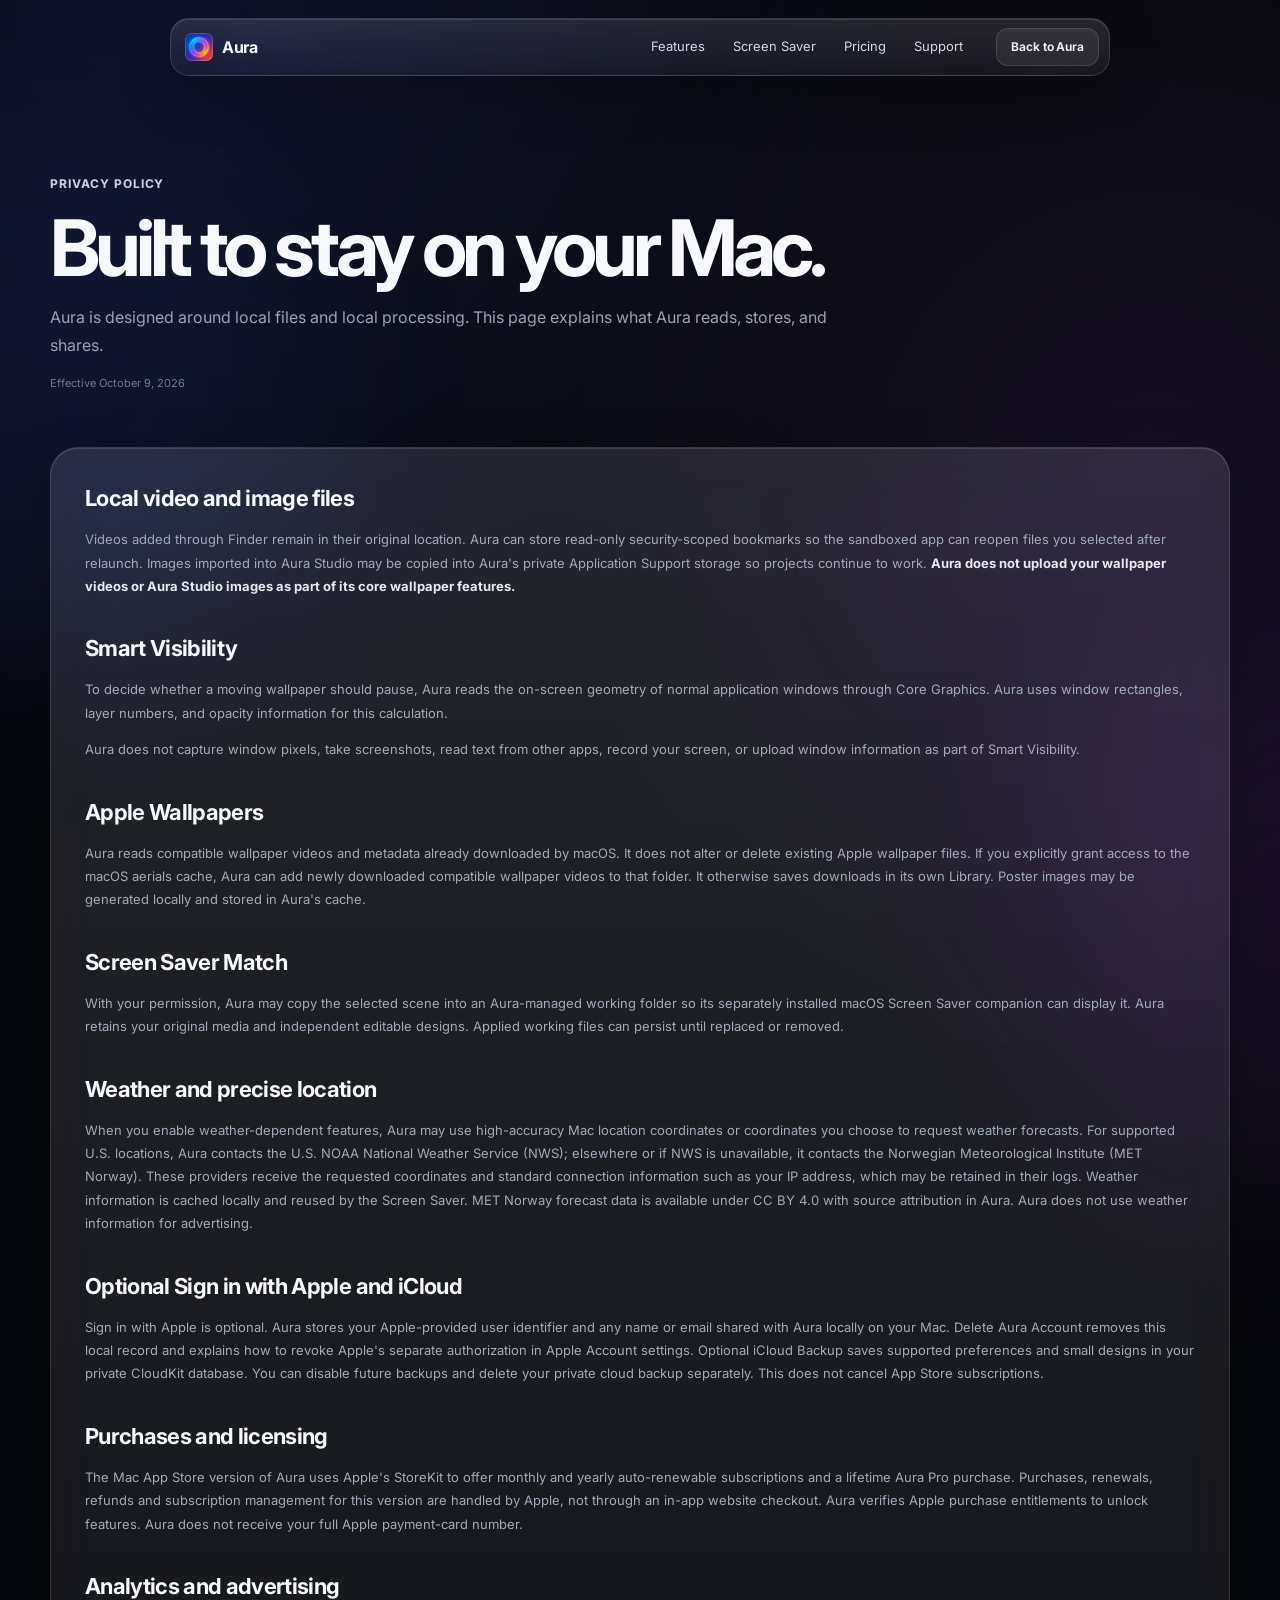
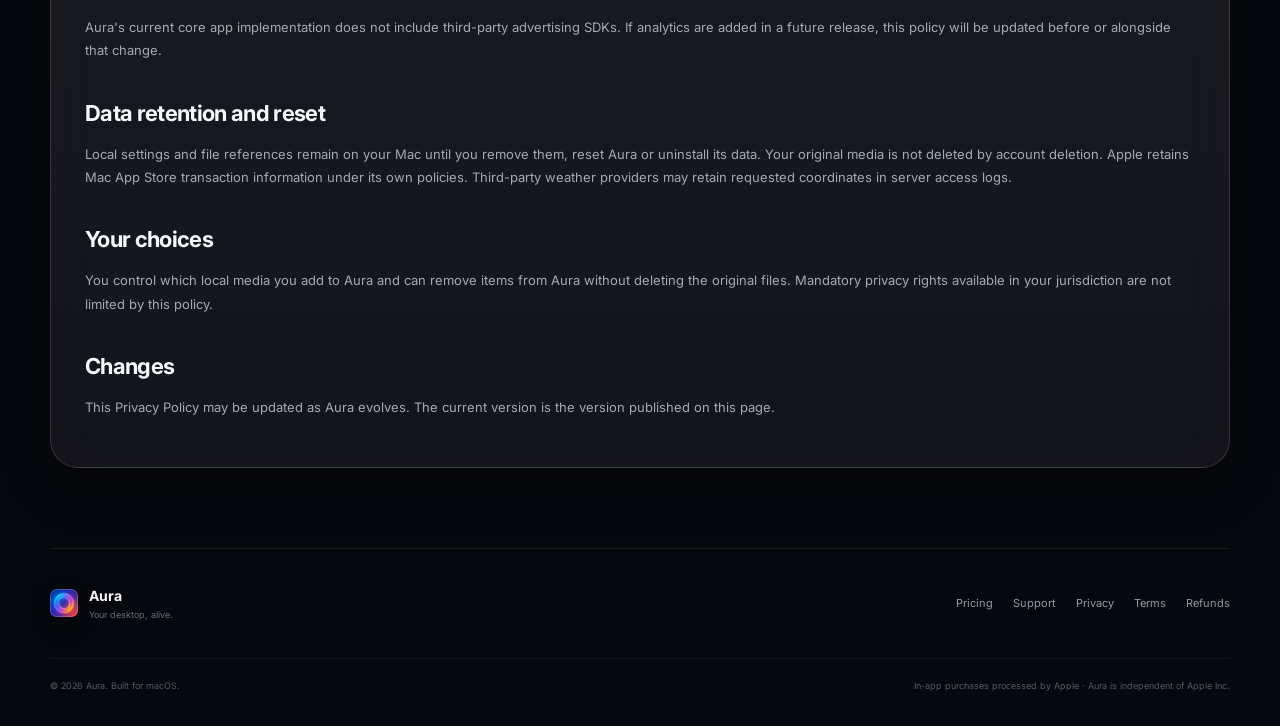
<file: docs/privacy.html>
<!doctype html>
<html lang="en">
<head>
  <meta charset="utf-8"><meta name="viewport" content="width=device-width,initial-scale=1"><meta name="theme-color" content="#07080d">
  <meta name="description" content="Privacy Policy for Aura, including local files, weather locations, Apple purchases and optional services.">
  <title>Privacy Policy — Aura</title>
  <link rel="icon" href="./assets/aura-favicon.svg" type="image/svg+xml"><link rel="stylesheet" href="./styles.css"><script defer src="./script.js"></script>
</head>
<body>
  <div class="ambient ambient-a" aria-hidden="true"></div><div class="ambient ambient-b" aria-hidden="true"></div>
  <header class="site-header" data-header><div class="nav-wrap glass"><a class="brand" href="./index.html"><span class="brand-mark"><span></span></span><span>Aura</span></a><nav class="desktop-nav"><a href="./index.html#features">Features</a><a href="./index.html#screensaver">Screen Saver</a><a href="./pricing.html">Pricing</a><a href="./support.html">Support</a></nav><div class="nav-actions"><a class="button button-small button-secondary" href="./index.html">Back to Aura</a><button class="menu-button" type="button" aria-label="Open menu" aria-expanded="false" data-menu-button><span></span><span></span></button></div></div><nav class="mobile-nav glass" data-mobile-menu><a href="./index.html">Home</a><a href="./pricing.html">Pricing</a><a href="./support.html">Support</a><a href="./privacy.html">Privacy</a><a href="./terms.html">Terms</a><a href="./refunds.html">Refunds</a></nav></header>
  <main class="section-shell">
    <section class="page-hero reveal"><div class="eyebrow">Privacy Policy</div><h1>Built to stay on your Mac.</h1><p>Aura is designed around local files and local processing. This page explains what Aura reads, stores, and shares.</p><div class="policy-meta">Effective October 9, 2026</div></section>
    <article class="legal-card glass reveal">
      <h2>Local video and image files</h2><p>Videos added through Finder remain in their original location. Aura can store read-only security-scoped bookmarks so the sandboxed app can reopen files you selected after relaunch. Images imported into Aura Studio may be copied into Aura's private Application Support storage so projects continue to work. <strong>Aura does not upload your wallpaper videos or Aura Studio images as part of its core wallpaper features.</strong></p>
      <h2>Smart Visibility</h2><p>To decide whether a moving wallpaper should pause, Aura reads the on-screen geometry of normal application windows through Core Graphics. Aura uses window rectangles, layer numbers, and opacity information for this calculation.</p><p>Aura does not capture window pixels, take screenshots, read text from other apps, record your screen, or upload window information as part of Smart Visibility.</p>
      <h2>Apple Wallpapers</h2><p>Aura reads compatible wallpaper videos and metadata already downloaded by macOS. It does not alter or delete existing Apple wallpaper files. If you explicitly grant access to the macOS aerials cache, Aura can add newly downloaded compatible wallpaper videos to that folder. It otherwise saves downloads in its own Library. Poster images may be generated locally and stored in Aura's cache.</p>
      <h2>Screen Saver Match</h2><p>With your permission, Aura may copy the selected scene into an Aura-managed working folder so its separately installed macOS Screen Saver companion can display it. Aura retains your original media and independent editable designs. Applied working files can persist until replaced or removed.</p>
      <h2>Weather and precise location</h2><p>When you enable weather-dependent features, Aura may use high-accuracy Mac location coordinates or coordinates you choose to request weather forecasts. For supported U.S. locations, Aura contacts the U.S. NOAA National Weather Service (NWS); elsewhere or if NWS is unavailable, it contacts the Norwegian Meteorological Institute (MET Norway). These providers receive the requested coordinates and standard connection information such as your IP address, which may be retained in their logs. Weather information is cached locally and reused by the Screen Saver. MET Norway forecast data is available under CC BY 4.0 with source attribution in Aura. Aura does not use weather information for advertising.</p>
      <h2>Optional Sign in with Apple and iCloud</h2><p>Sign in with Apple is optional. Aura stores your Apple-provided user identifier and any name or email shared with Aura locally on your Mac. Delete Aura Account removes this local record and explains how to revoke Apple's separate authorization in Apple Account settings. Optional iCloud Backup saves supported preferences and small designs in your private CloudKit database. You can disable future backups and delete your private cloud backup separately. This does not cancel App Store subscriptions.</p>
      <h2>Purchases and licensing</h2><p>The Mac App Store version of Aura uses Apple's StoreKit to offer monthly and yearly auto-renewable subscriptions and a lifetime Aura Pro purchase. Purchases, renewals, refunds and subscription management for this version are handled by Apple, not through an in-app website checkout. Aura verifies Apple purchase entitlements to unlock features. Aura does not receive your full Apple payment-card number.</p>
      <h2>Analytics and advertising</h2><p>Aura's current core app implementation does not include third-party advertising SDKs. If analytics are added in a future release, this policy will be updated before or alongside that change.</p>
      <h2>Data retention and reset</h2><p>Local settings and file references remain on your Mac until you remove them, reset Aura or uninstall its data. Your original media is not deleted by account deletion. Apple retains Mac App Store transaction information under its own policies. Third-party weather providers may retain requested coordinates in server access logs.</p>
      <h2>Your choices</h2><p>You control which local media you add to Aura and can remove items from Aura without deleting the original files. Mandatory privacy rights available in your jurisdiction are not limited by this policy.</p>
      <h2>Changes</h2><p>This Privacy Policy may be updated as Aura evolves. The current version is the version published on this page.</p>
    </article>
  </main>
  <footer class="site-footer section-shell"><div class="footer-main"><div class="footer-brand"><span class="brand-mark"><span></span></span><div><b>Aura</b><small>Your desktop, alive.</small></div></div><div class="footer-links"><a href="./pricing.html">Pricing</a><a href="./support.html">Support</a><a href="./privacy.html">Privacy</a><a href="./terms.html">Terms</a><a href="./refunds.html">Refunds</a></div></div><div class="footer-bottom"><span>© <span data-year></span> Aura. Built for macOS.</span><span>In-app purchases processed by Apple · Aura is independent of Apple Inc.</span></div></footer>
</body></html>
</file>
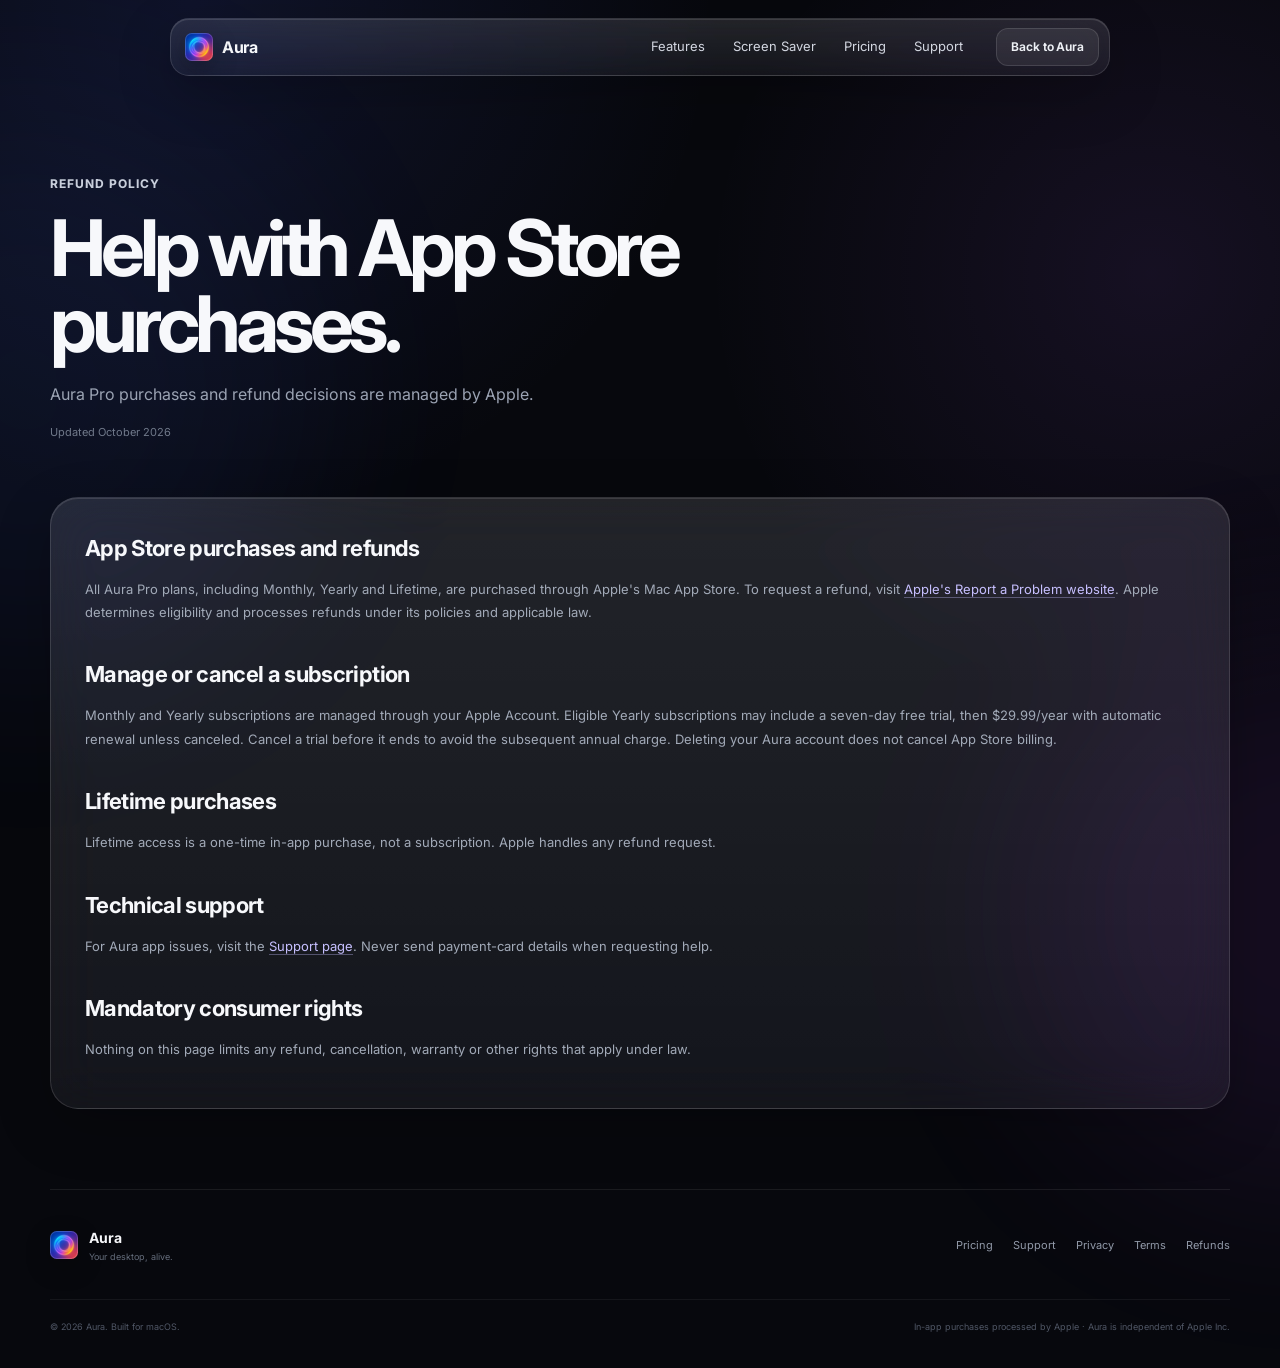
<file: docs/refunds.html>
<!doctype html>
<html lang="en">
<head>
  <meta charset="utf-8"><meta name="viewport" content="width=device-width,initial-scale=1"><meta name="theme-color" content="#07080d">
  <meta name="description" content="Aura Pro Mac App Store refund information, subscription management and support.">
  <title>Refund Policy — Aura</title>
  <link rel="icon" href="./assets/aura-favicon.svg" type="image/svg+xml"><link rel="stylesheet" href="./styles.css"><script defer src="./script.js"></script>
</head>
<body>
  <div class="ambient ambient-a" aria-hidden="true"></div><div class="ambient ambient-b" aria-hidden="true"></div>
  <header class="site-header" data-header><div class="nav-wrap glass"><a class="brand" href="./index.html"><span class="brand-mark"><span></span></span><span>Aura</span></a><nav class="desktop-nav"><a href="./index.html#features">Features</a><a href="./index.html#screensaver">Screen Saver</a><a href="./pricing.html">Pricing</a><a href="./support.html">Support</a></nav><div class="nav-actions"><a class="button button-small button-secondary" href="./index.html">Back to Aura</a><button class="menu-button" type="button" aria-label="Open menu" aria-expanded="false" data-menu-button><span></span><span></span></button></div></div><nav class="mobile-nav glass" data-mobile-menu><a href="./index.html">Home</a><a href="./pricing.html">Pricing</a><a href="./support.html">Support</a><a href="./privacy.html">Privacy</a><a href="./terms.html">Terms</a><a href="./refunds.html">Refunds</a></nav></header>
  <main class="section-shell">
    <section class="page-hero reveal"><div class="eyebrow">Refund Policy</div><h1>Help with App Store purchases.</h1><p>Aura Pro purchases and refund decisions are managed by Apple.</p><div class="policy-meta">Updated October 2026</div></section>
    <article class="legal-card glass reveal">
      <h2>App Store purchases and refunds</h2>
      <p>All Aura Pro plans, including Monthly, Yearly and Lifetime, are purchased through Apple's Mac App Store. To request a refund, visit <a href="https://reportaproblem.apple.com/" target="_blank" rel="noopener noreferrer">Apple's Report a Problem website</a>. Apple determines eligibility and processes refunds under its policies and applicable law.</p>
      <h2>Manage or cancel a subscription</h2>
      <p>Monthly and Yearly subscriptions are managed through your Apple Account. Eligible Yearly subscriptions may include a seven-day free trial, then $29.99/year with automatic renewal unless canceled. Cancel a trial before it ends to avoid the subsequent annual charge. Deleting your Aura account does not cancel App Store billing.</p>
      <h2>Lifetime purchases</h2>
      <p>Lifetime access is a one-time in-app purchase, not a subscription. Apple handles any refund request.</p>
      <h2>Technical support</h2>
      <p>For Aura app issues, visit the <a href="./support.html">Support page</a>. Never send payment-card details when requesting help.</p>
      <h2>Mandatory consumer rights</h2>
      <p>Nothing on this page limits any refund, cancellation, warranty or other rights that apply under law.</p>
    </article>
  </main>
  <footer class="site-footer section-shell"><div class="footer-main"><div class="footer-brand"><span class="brand-mark"><span></span></span><div><b>Aura</b><small>Your desktop, alive.</small></div></div><div class="footer-links"><a href="./pricing.html">Pricing</a><a href="./support.html">Support</a><a href="./privacy.html">Privacy</a><a href="./terms.html">Terms</a><a href="./refunds.html">Refunds</a></div></div><div class="footer-bottom"><span>© <span data-year></span> Aura. Built for macOS.</span><span>In-app purchases processed by Apple · Aura is independent of Apple Inc.</span></div></footer>
</body></html>
</file>
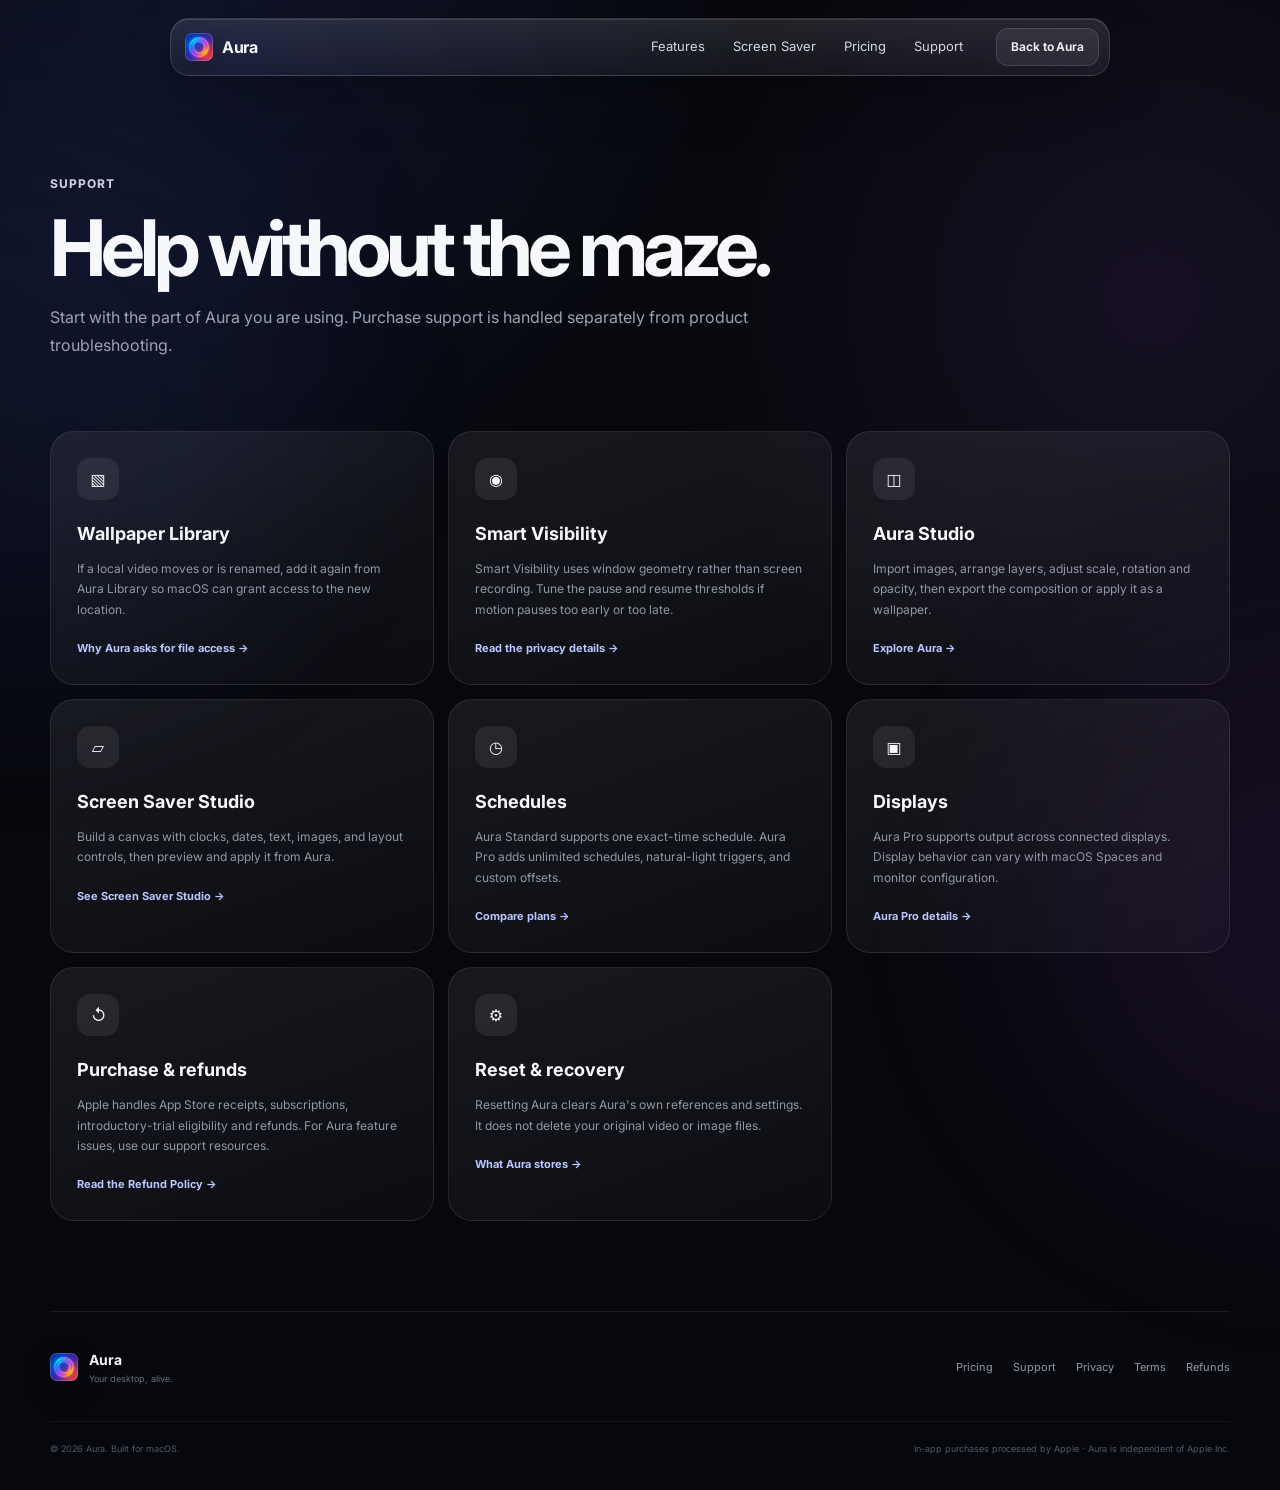
<file: docs/support.html>
<!doctype html>
<html lang="en">
<head>
  <meta charset="utf-8"><meta name="viewport" content="width=device-width,initial-scale=1"><meta name="theme-color" content="#07080d">
  <meta name="description" content="Aura support information for wallpapers, schedules, Smart Visibility, Aura Studio, screen savers, and purchases.">
  <title>Support — Aura</title>
  <link rel="icon" href="./assets/aura-favicon.svg" type="image/svg+xml"><link rel="stylesheet" href="./styles.css"><script defer src="./script.js"></script>
</head>
<body>
  <div class="ambient ambient-a" aria-hidden="true"></div><div class="ambient ambient-b" aria-hidden="true"></div>
  <header class="site-header" data-header><div class="nav-wrap glass"><a class="brand" href="./index.html"><span class="brand-mark"><span></span></span><span>Aura</span></a><nav class="desktop-nav"><a href="./index.html#features">Features</a><a href="./index.html#screensaver">Screen Saver</a><a href="./pricing.html">Pricing</a><a href="./support.html">Support</a></nav><div class="nav-actions"><a class="button button-small button-secondary" href="./index.html">Back to Aura</a><button class="menu-button" type="button" aria-label="Open menu" aria-expanded="false" data-menu-button><span></span><span></span></button></div></div><nav class="mobile-nav glass" data-mobile-menu><a href="./index.html">Home</a><a href="./pricing.html">Pricing</a><a href="./support.html">Support</a><a href="./privacy.html">Privacy</a><a href="./terms.html">Terms</a><a href="./refunds.html">Refunds</a></nav></header>
  <main class="section-shell">
    <section class="page-hero reveal"><div class="eyebrow">Support</div><h1>Help without the maze.</h1><p>Start with the part of Aura you are using. Purchase support is handled separately from product troubleshooting.</p></section>
    <section class="support-grid">
      <article class="support-card reveal"><span>▧</span><h2>Wallpaper Library</h2><p>If a local video moves or is renamed, add it again from Aura Library so macOS can grant access to the new location.</p><a href="./privacy.html">Why Aura asks for file access →</a></article>
      <article class="support-card reveal"><span>◉</span><h2>Smart Visibility</h2><p>Smart Visibility uses window geometry rather than screen recording. Tune the pause and resume thresholds if motion pauses too early or too late.</p><a href="./privacy.html">Read the privacy details →</a></article>
      <article class="support-card reveal"><span>◫</span><h2>Aura Studio</h2><p>Import images, arrange layers, adjust scale, rotation and opacity, then export the composition or apply it as a wallpaper.</p><a href="./index.html#features">Explore Aura →</a></article>
      <article class="support-card reveal"><span>▱</span><h2>Screen Saver Studio</h2><p>Build a canvas with clocks, dates, text, images, and layout controls, then preview and apply it from Aura.</p><a href="./index.html#screensaver">See Screen Saver Studio →</a></article>
      <article class="support-card reveal"><span>◷</span><h2>Schedules</h2><p>Aura Standard supports one exact-time schedule. Aura Pro adds unlimited schedules, natural-light triggers, and custom offsets.</p><a href="./pricing.html">Compare plans →</a></article>
      <article class="support-card reveal"><span>▣</span><h2>Displays</h2><p>Aura Pro supports output across connected displays. Display behavior can vary with macOS Spaces and monitor configuration.</p><a href="./pricing.html">Aura Pro details →</a></article>
      <article class="support-card reveal"><span>↺</span><h2>Purchase & refunds</h2><p>Apple handles App Store receipts, subscriptions, introductory-trial eligibility and refunds. For Aura feature issues, use our support resources.</p><a href="./refunds.html">Read the Refund Policy →</a></article>
      <article class="support-card reveal"><span>⚙</span><h2>Reset & recovery</h2><p>Resetting Aura clears Aura's own references and settings. It does not delete your original video or image files.</p><a href="./privacy.html">What Aura stores →</a></article>
    </section>
  </main>
  <footer class="site-footer section-shell"><div class="footer-main"><div class="footer-brand"><span class="brand-mark"><span></span></span><div><b>Aura</b><small>Your desktop, alive.</small></div></div><div class="footer-links"><a href="./pricing.html">Pricing</a><a href="./support.html">Support</a><a href="./privacy.html">Privacy</a><a href="./terms.html">Terms</a><a href="./refunds.html">Refunds</a></div></div><div class="footer-bottom"><span>© <span data-year></span> Aura. Built for macOS.</span><span>In-app purchases processed by Apple · Aura is independent of Apple Inc.</span></div></footer>
</body></html>
</file>
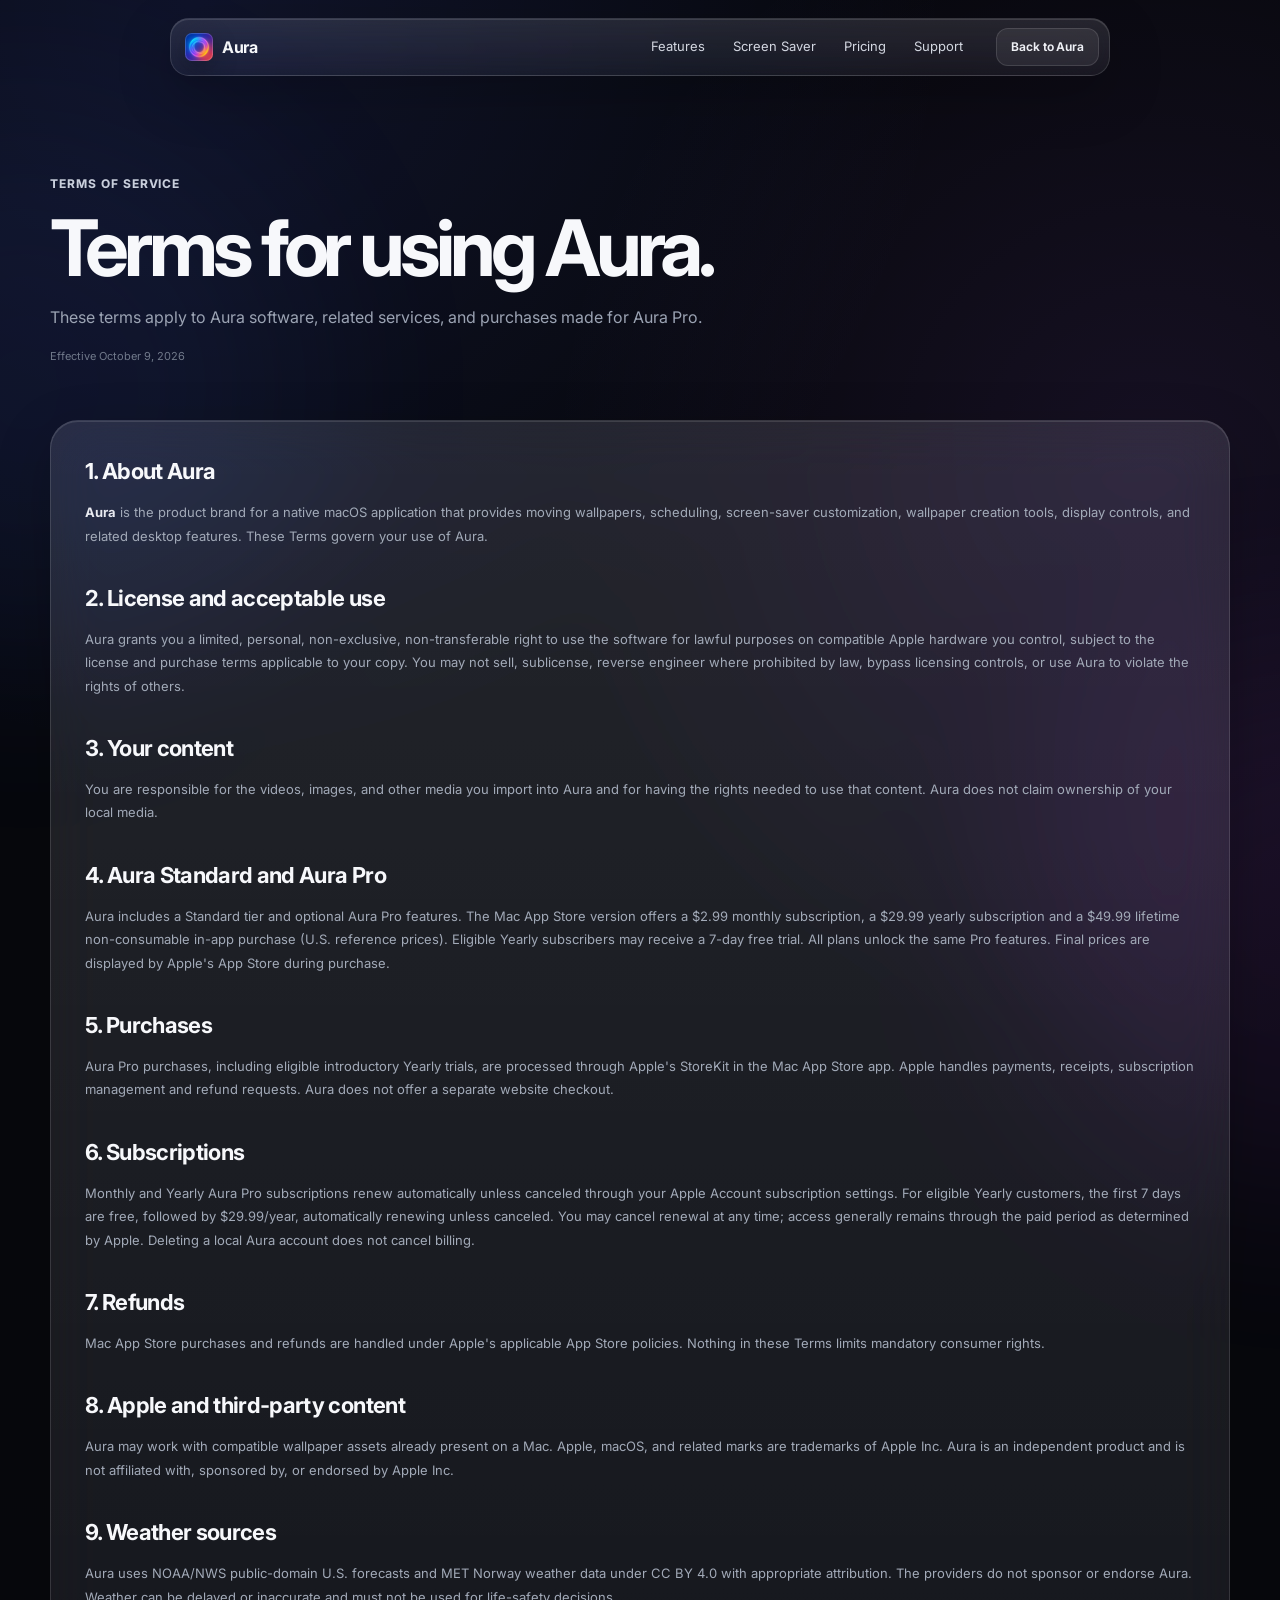
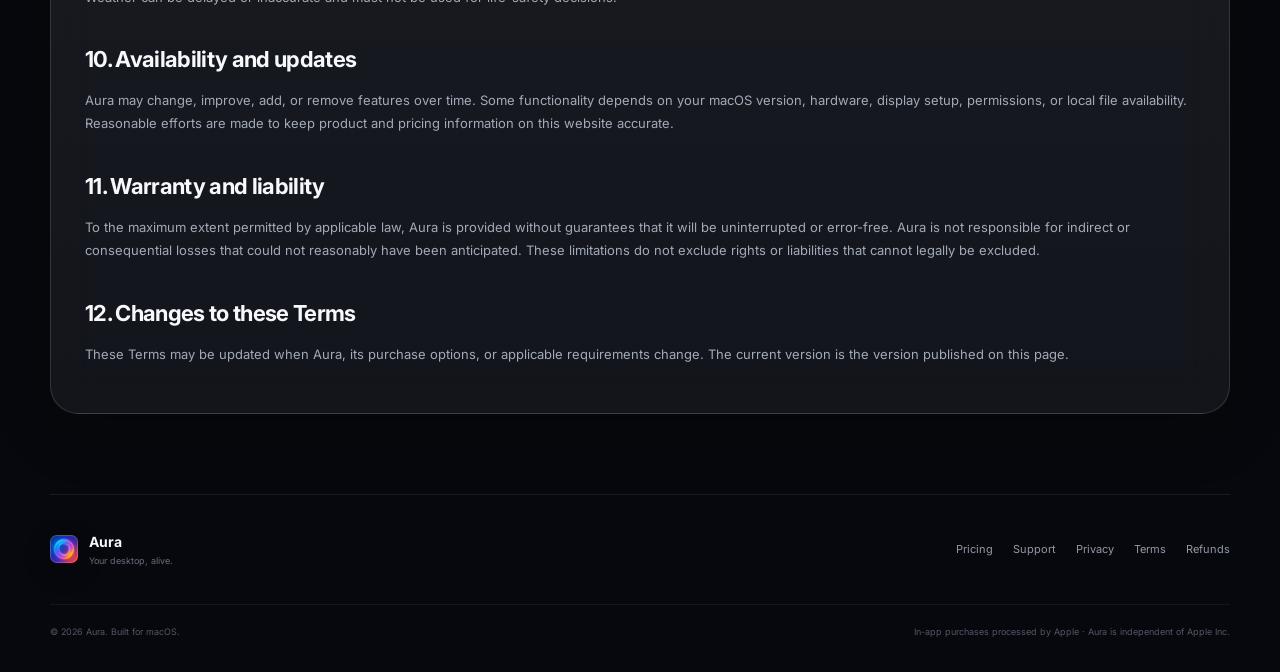
<file: docs/terms.html>
<!doctype html>
<html lang="en">
<head>
  <meta charset="utf-8"><meta name="viewport" content="width=device-width,initial-scale=1"><meta name="theme-color" content="#07080d">
  <meta name="description" content="Terms of Service for Aura, a macOS moving wallpaper and desktop customization app.">
  <title>Terms of Service — Aura</title>
  <link rel="icon" href="./assets/aura-favicon.svg" type="image/svg+xml"><link rel="stylesheet" href="./styles.css"><script defer src="./script.js"></script>
</head>
<body>
  <div class="ambient ambient-a" aria-hidden="true"></div><div class="ambient ambient-b" aria-hidden="true"></div>
  <header class="site-header" data-header><div class="nav-wrap glass"><a class="brand" href="./index.html"><span class="brand-mark"><span></span></span><span>Aura</span></a><nav class="desktop-nav"><a href="./index.html#features">Features</a><a href="./index.html#screensaver">Screen Saver</a><a href="./pricing.html">Pricing</a><a href="./support.html">Support</a></nav><div class="nav-actions"><a class="button button-small button-secondary" href="./index.html">Back to Aura</a><button class="menu-button" type="button" aria-label="Open menu" aria-expanded="false" data-menu-button><span></span><span></span></button></div></div><nav class="mobile-nav glass" data-mobile-menu><a href="./index.html">Home</a><a href="./pricing.html">Pricing</a><a href="./support.html">Support</a><a href="./privacy.html">Privacy</a><a href="./terms.html">Terms</a><a href="./refunds.html">Refunds</a></nav></header>
  <main class="section-shell">
    <section class="page-hero reveal"><div class="eyebrow">Terms of Service</div><h1>Terms for using Aura.</h1><p>These terms apply to Aura software, related services, and purchases made for Aura Pro.</p><div class="policy-meta">Effective October 9, 2026</div></section>
    <article class="legal-card glass reveal">
      <h2>1. About Aura</h2><p><strong>Aura</strong> is the product brand for a native macOS application that provides moving wallpapers, scheduling, screen-saver customization, wallpaper creation tools, display controls, and related desktop features. These Terms govern your use of Aura.</p>
      <h2>2. License and acceptable use</h2><p>Aura grants you a limited, personal, non-exclusive, non-transferable right to use the software for lawful purposes on compatible Apple hardware you control, subject to the license and purchase terms applicable to your copy. You may not sell, sublicense, reverse engineer where prohibited by law, bypass licensing controls, or use Aura to violate the rights of others.</p>
      <h2>3. Your content</h2><p>You are responsible for the videos, images, and other media you import into Aura and for having the rights needed to use that content. Aura does not claim ownership of your local media.</p>
      <h2>4. Aura Standard and Aura Pro</h2><p>Aura includes a Standard tier and optional Aura Pro features. The Mac App Store version offers a $2.99 monthly subscription, a $29.99 yearly subscription and a $49.99 lifetime non-consumable in-app purchase (U.S. reference prices). Eligible Yearly subscribers may receive a 7-day free trial. All plans unlock the same Pro features. Final prices are displayed by Apple's App Store during purchase.</p>
      <h2>5. Purchases</h2><p>Aura Pro purchases, including eligible introductory Yearly trials, are processed through Apple's StoreKit in the Mac App Store app. Apple handles payments, receipts, subscription management and refund requests. Aura does not offer a separate website checkout.</p>
      <h2>6. Subscriptions</h2><p>Monthly and Yearly Aura Pro subscriptions renew automatically unless canceled through your Apple Account subscription settings. For eligible Yearly customers, the first 7 days are free, followed by $29.99/year, automatically renewing unless canceled. You may cancel renewal at any time; access generally remains through the paid period as determined by Apple. Deleting a local Aura account does not cancel billing.</p>
      <h2>7. Refunds</h2><p>Mac App Store purchases and refunds are handled under Apple's applicable App Store policies. Nothing in these Terms limits mandatory consumer rights.</p>
      <h2>8. Apple and third-party content</h2><p>Aura may work with compatible wallpaper assets already present on a Mac. Apple, macOS, and related marks are trademarks of Apple Inc. Aura is an independent product and is not affiliated with, sponsored by, or endorsed by Apple Inc.</p>
      <h2>9. Weather sources</h2><p>Aura uses NOAA/NWS public-domain U.S. forecasts and MET Norway weather data under CC BY 4.0 with appropriate attribution. The providers do not sponsor or endorse Aura. Weather can be delayed or inaccurate and must not be used for life-safety decisions.</p>
      <h2>10. Availability and updates</h2><p>Aura may change, improve, add, or remove features over time. Some functionality depends on your macOS version, hardware, display setup, permissions, or local file availability. Reasonable efforts are made to keep product and pricing information on this website accurate.</p>
      <h2>11. Warranty and liability</h2><p>To the maximum extent permitted by applicable law, Aura is provided without guarantees that it will be uninterrupted or error-free. Aura is not responsible for indirect or consequential losses that could not reasonably have been anticipated. These limitations do not exclude rights or liabilities that cannot legally be excluded.</p>
      <h2>12. Changes to these Terms</h2><p>These Terms may be updated when Aura, its purchase options, or applicable requirements change. The current version is the version published on this page.</p>
    </article>
  </main>
  <footer class="site-footer section-shell"><div class="footer-main"><div class="footer-brand"><span class="brand-mark"><span></span></span><div><b>Aura</b><small>Your desktop, alive.</small></div></div><div class="footer-links"><a href="./pricing.html">Pricing</a><a href="./support.html">Support</a><a href="./privacy.html">Privacy</a><a href="./terms.html">Terms</a><a href="./refunds.html">Refunds</a></div></div><div class="footer-bottom"><span>© <span data-year></span> Aura. Built for macOS.</span><span>In-app purchases processed by Apple · Aura is independent of Apple Inc.</span></div></footer>
</body></html>
</file>
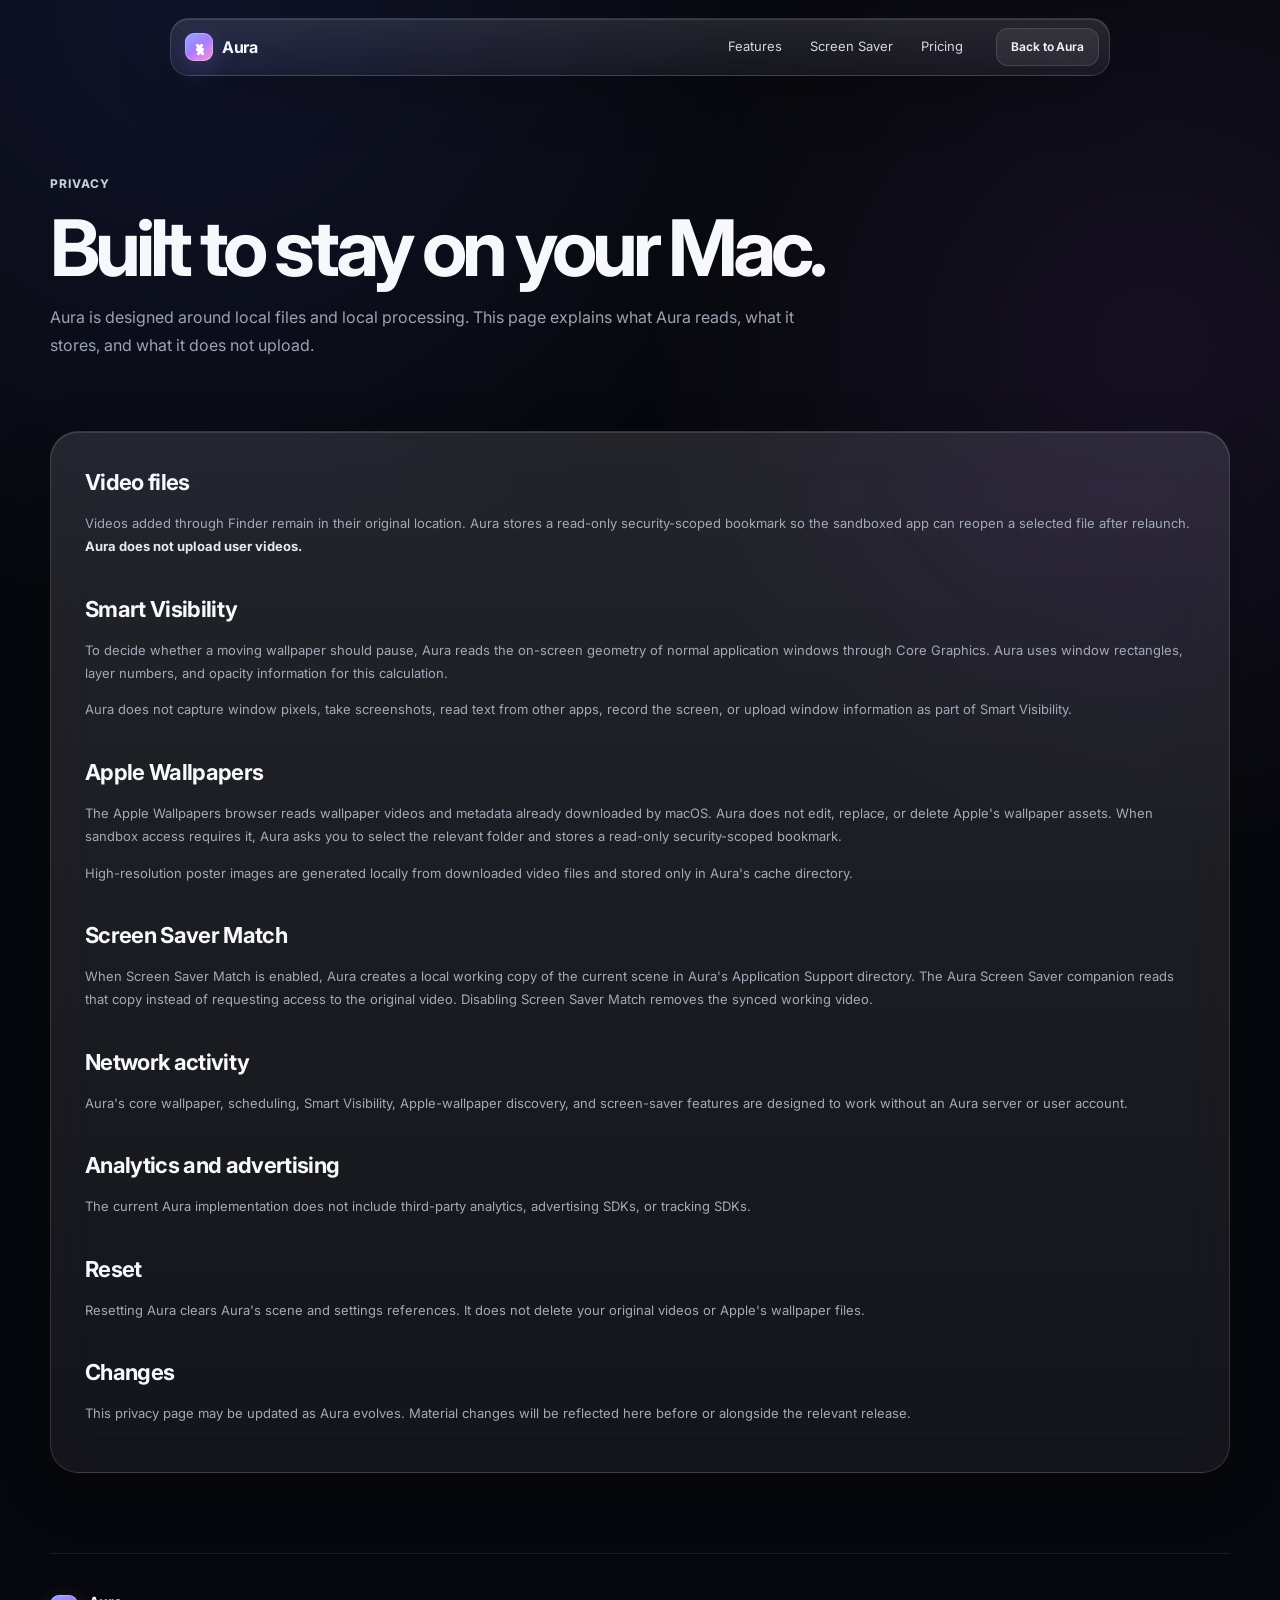
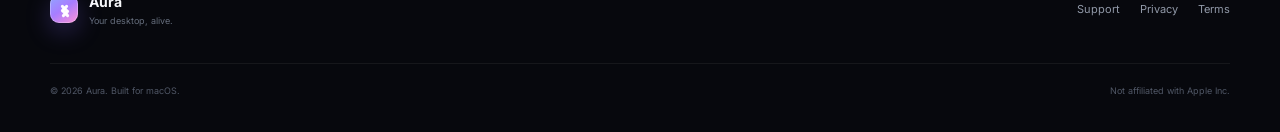
<file: site/privacy.html>
<!doctype html>
<html lang="en">
<head>
  <meta charset="utf-8"><meta name="viewport" content="width=device-width,initial-scale=1"><meta name="theme-color" content="#07080d">
  <meta name="description" content="Aura privacy information.">
  <title>Privacy — Aura</title>
  <link rel="icon" href="./assets/aura-mark.svg" type="image/svg+xml"><link rel="stylesheet" href="./styles.css"><script defer src="./script.js"></script>
</head>
<body>
  <header class="site-header" data-header><div class="nav-wrap glass"><a class="brand" href="./index.html"><span class="brand-mark"><span></span></span><span>Aura</span></a><nav class="desktop-nav"><a href="./index.html#features">Features</a><a href="./index.html#screensaver">Screen Saver</a><a href="./index.html#pricing">Pricing</a></nav><div class="nav-actions"><a class="button button-small button-secondary" href="./index.html">Back to Aura</a><button class="menu-button" type="button" aria-label="Open menu" aria-expanded="false" data-menu-button><span></span><span></span></button></div></div><nav class="mobile-nav glass" data-mobile-menu><a href="./index.html">Home</a><a href="./support.html">Support</a><a href="./terms.html">Terms</a></nav></header>
  <main class="section-shell">
    <section class="page-hero reveal"><div class="eyebrow">Privacy</div><h1>Built to stay on your Mac.</h1><p>Aura is designed around local files and local processing. This page explains what Aura reads, what it stores, and what it does not upload.</p></section>
    <article class="legal-card glass reveal">
      <h2>Video files</h2><p>Videos added through Finder remain in their original location. Aura stores a read-only security-scoped bookmark so the sandboxed app can reopen a selected file after relaunch. <strong>Aura does not upload user videos.</strong></p>
      <h2>Smart Visibility</h2><p>To decide whether a moving wallpaper should pause, Aura reads the on-screen geometry of normal application windows through Core Graphics. Aura uses window rectangles, layer numbers, and opacity information for this calculation.</p><p>Aura does not capture window pixels, take screenshots, read text from other apps, record the screen, or upload window information as part of Smart Visibility.</p>
      <h2>Apple Wallpapers</h2><p>The Apple Wallpapers browser reads wallpaper videos and metadata already downloaded by macOS. Aura does not edit, replace, or delete Apple's wallpaper assets. When sandbox access requires it, Aura asks you to select the relevant folder and stores a read-only security-scoped bookmark.</p><p>High-resolution poster images are generated locally from downloaded video files and stored only in Aura's cache directory.</p>
      <h2>Screen Saver Match</h2><p>When Screen Saver Match is enabled, Aura creates a local working copy of the current scene in Aura's Application Support directory. The Aura Screen Saver companion reads that copy instead of requesting access to the original video. Disabling Screen Saver Match removes the synced working video.</p>
      <h2>Network activity</h2><p>Aura's core wallpaper, scheduling, Smart Visibility, Apple-wallpaper discovery, and screen-saver features are designed to work without an Aura server or user account.</p>
      <h2>Analytics and advertising</h2><p>The current Aura implementation does not include third-party analytics, advertising SDKs, or tracking SDKs.</p>
      <h2>Reset</h2><p>Resetting Aura clears Aura's scene and settings references. It does not delete your original videos or Apple's wallpaper files.</p>
      <h2>Changes</h2><p>This privacy page may be updated as Aura evolves. Material changes will be reflected here before or alongside the relevant release.</p>
    </article>
  </main>
  <footer class="site-footer section-shell"><div class="footer-main"><div class="footer-brand"><span class="brand-mark"><span></span></span><div><b>Aura</b><small>Your desktop, alive.</small></div></div><div class="footer-links"><a href="./support.html">Support</a><a href="./privacy.html">Privacy</a><a href="./terms.html">Terms</a></div></div><div class="footer-bottom"><span>© <span data-year></span> Aura. Built for macOS.</span><span>Not affiliated with Apple Inc.</span></div></footer>
</body></html>
</file>
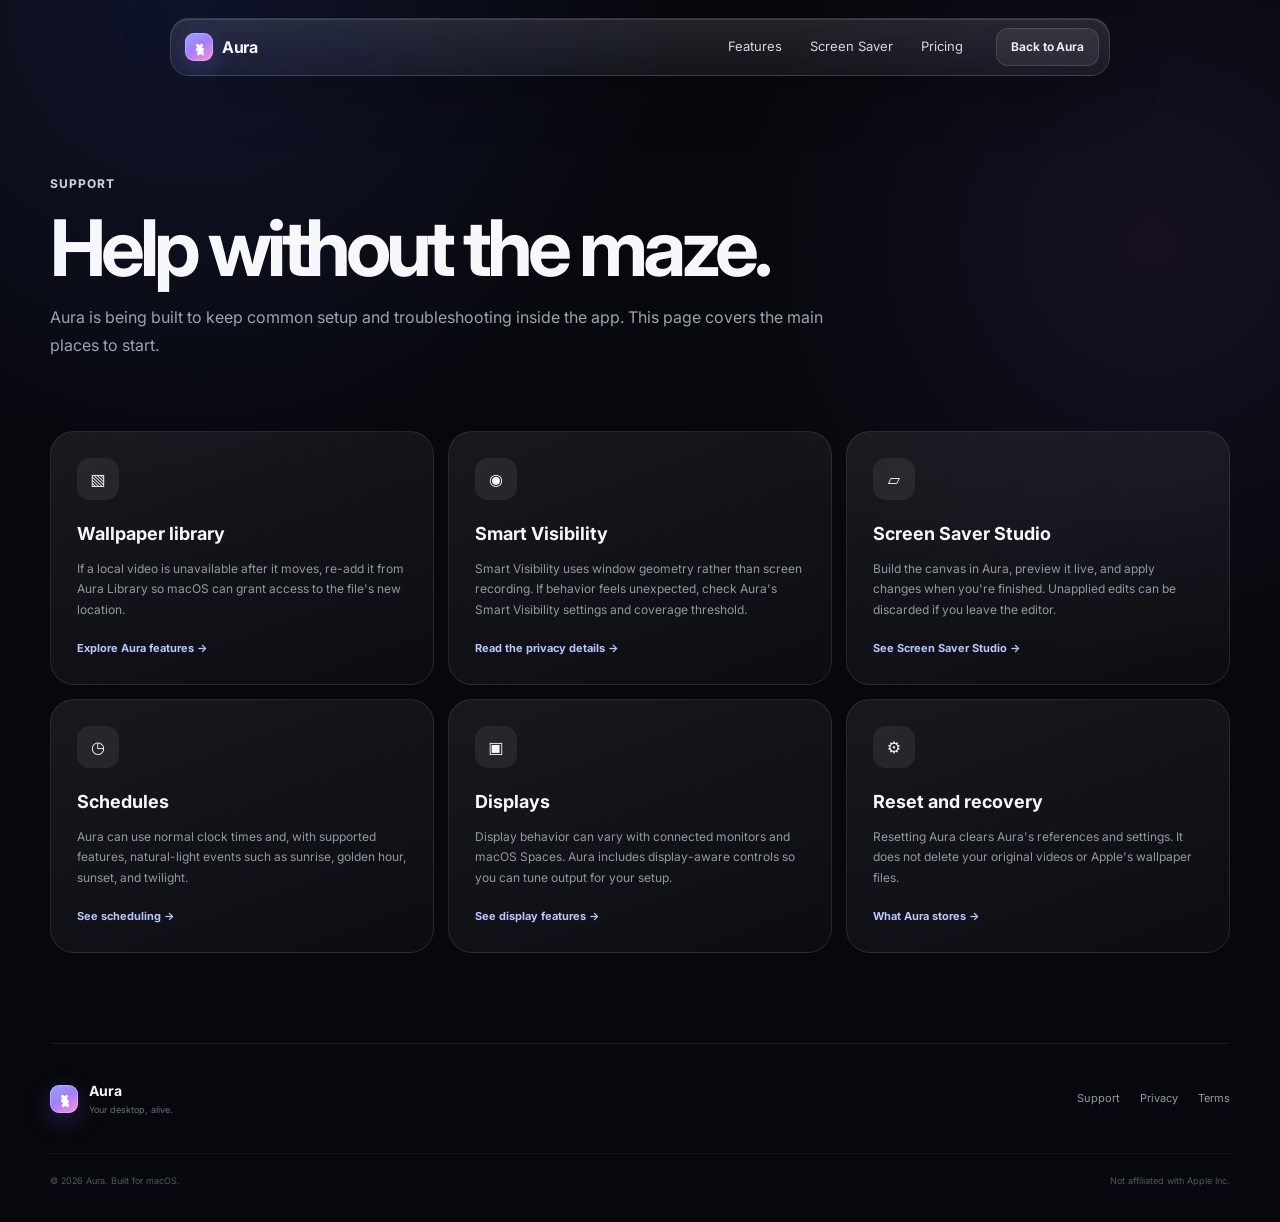
<file: site/support.html>
<!doctype html>
<html lang="en">
<head>
  <meta charset="utf-8"><meta name="viewport" content="width=device-width,initial-scale=1"><meta name="theme-color" content="#07080d">
  <meta name="description" content="Aura support and help information.">
  <title>Support — Aura</title>
  <link rel="icon" href="./assets/aura-mark.svg" type="image/svg+xml"><link rel="stylesheet" href="./styles.css"><script defer src="./script.js"></script>
</head>
<body>
  <header class="site-header" data-header><div class="nav-wrap glass"><a class="brand" href="./index.html"><span class="brand-mark"><span></span></span><span>Aura</span></a><nav class="desktop-nav"><a href="./index.html#features">Features</a><a href="./index.html#screensaver">Screen Saver</a><a href="./index.html#pricing">Pricing</a></nav><div class="nav-actions"><a class="button button-small button-secondary" href="./index.html">Back to Aura</a><button class="menu-button" type="button" aria-label="Open menu" aria-expanded="false" data-menu-button><span></span><span></span></button></div></div><nav class="mobile-nav glass" data-mobile-menu><a href="./index.html">Home</a><a href="./privacy.html">Privacy</a><a href="./terms.html">Terms</a></nav></header>
  <main class="section-shell">
    <section class="page-hero reveal"><div class="eyebrow">Support</div><h1>Help without the maze.</h1><p>Aura is being built to keep common setup and troubleshooting inside the app. This page covers the main places to start.</p></section>
    <section class="support-grid">
      <article class="support-card reveal"><span>▧</span><h2>Wallpaper library</h2><p>If a local video is unavailable after it moves, re-add it from Aura Library so macOS can grant access to the file's new location.</p><a href="./index.html#features">Explore Aura features →</a></article>
      <article class="support-card reveal"><span>◉</span><h2>Smart Visibility</h2><p>Smart Visibility uses window geometry rather than screen recording. If behavior feels unexpected, check Aura's Smart Visibility settings and coverage threshold.</p><a href="./privacy.html">Read the privacy details →</a></article>
      <article class="support-card reveal"><span>▱</span><h2>Screen Saver Studio</h2><p>Build the canvas in Aura, preview it live, and apply changes when you're finished. Unapplied edits can be discarded if you leave the editor.</p><a href="./index.html#screensaver">See Screen Saver Studio →</a></article>
      <article class="support-card reveal"><span>◷</span><h2>Schedules</h2><p>Aura can use normal clock times and, with supported features, natural-light events such as sunrise, golden hour, sunset, and twilight.</p><a href="./index.html#features">See scheduling →</a></article>
      <article class="support-card reveal"><span>▣</span><h2>Displays</h2><p>Display behavior can vary with connected monitors and macOS Spaces. Aura includes display-aware controls so you can tune output for your setup.</p><a href="./index.html#features">See display features →</a></article>
      <article class="support-card reveal"><span>⚙</span><h2>Reset and recovery</h2><p>Resetting Aura clears Aura's references and settings. It does not delete your original videos or Apple's wallpaper files.</p><a href="./privacy.html">What Aura stores →</a></article>
    </section>
  </main>
  <footer class="site-footer section-shell"><div class="footer-main"><div class="footer-brand"><span class="brand-mark"><span></span></span><div><b>Aura</b><small>Your desktop, alive.</small></div></div><div class="footer-links"><a href="./support.html">Support</a><a href="./privacy.html">Privacy</a><a href="./terms.html">Terms</a></div></div><div class="footer-bottom"><span>© <span data-year></span> Aura. Built for macOS.</span><span>Not affiliated with Apple Inc.</span></div></footer>
</body></html>
</file>
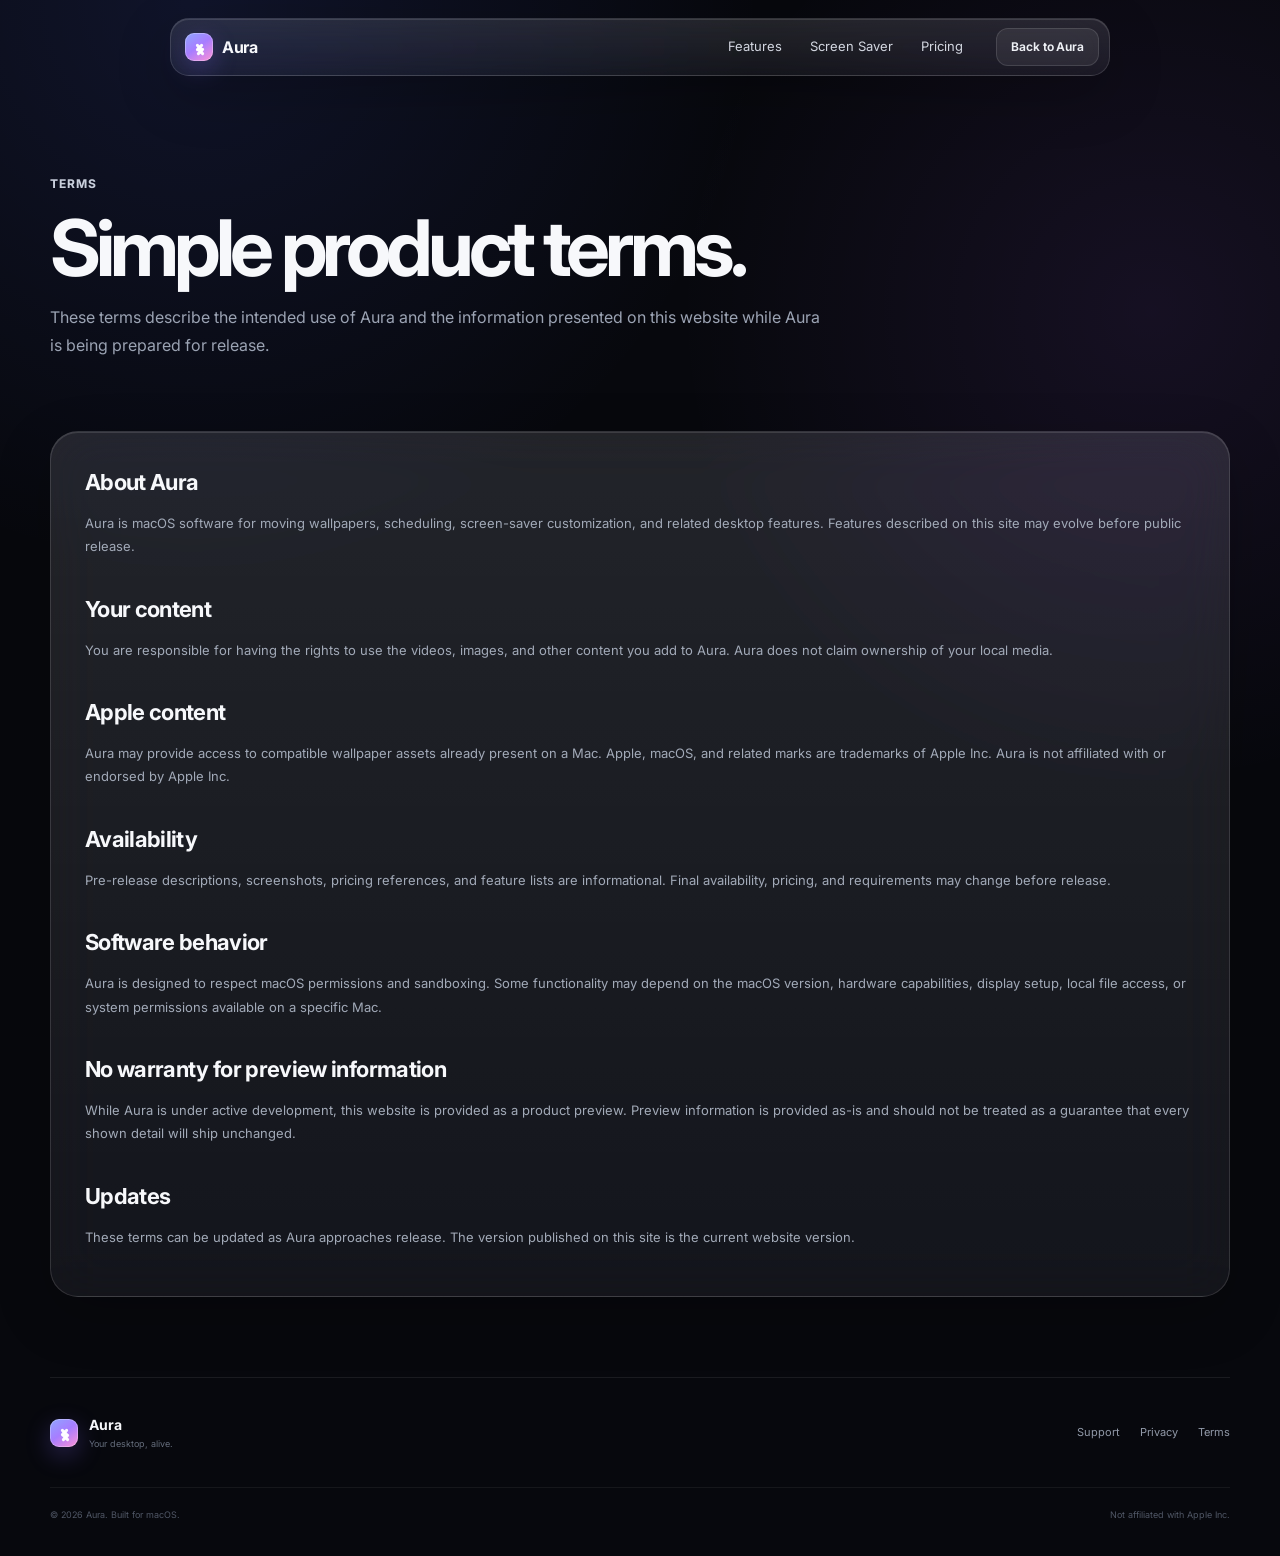
<file: site/terms.html>
<!doctype html>
<html lang="en">
<head>
  <meta charset="utf-8"><meta name="viewport" content="width=device-width,initial-scale=1"><meta name="theme-color" content="#07080d">
  <meta name="description" content="Aura terms and product information.">
  <title>Terms — Aura</title>
  <link rel="icon" href="./assets/aura-mark.svg" type="image/svg+xml"><link rel="stylesheet" href="./styles.css"><script defer src="./script.js"></script>
</head>
<body>
  <header class="site-header" data-header><div class="nav-wrap glass"><a class="brand" href="./index.html"><span class="brand-mark"><span></span></span><span>Aura</span></a><nav class="desktop-nav"><a href="./index.html#features">Features</a><a href="./index.html#screensaver">Screen Saver</a><a href="./index.html#pricing">Pricing</a></nav><div class="nav-actions"><a class="button button-small button-secondary" href="./index.html">Back to Aura</a><button class="menu-button" type="button" aria-label="Open menu" aria-expanded="false" data-menu-button><span></span><span></span></button></div></div><nav class="mobile-nav glass" data-mobile-menu><a href="./index.html">Home</a><a href="./support.html">Support</a><a href="./privacy.html">Privacy</a></nav></header>
  <main class="section-shell">
    <section class="page-hero reveal"><div class="eyebrow">Terms</div><h1>Simple product terms.</h1><p>These terms describe the intended use of Aura and the information presented on this website while Aura is being prepared for release.</p></section>
    <article class="legal-card glass reveal">
      <h2>About Aura</h2><p>Aura is macOS software for moving wallpapers, scheduling, screen-saver customization, and related desktop features. Features described on this site may evolve before public release.</p>
      <h2>Your content</h2><p>You are responsible for having the rights to use the videos, images, and other content you add to Aura. Aura does not claim ownership of your local media.</p>
      <h2>Apple content</h2><p>Aura may provide access to compatible wallpaper assets already present on a Mac. Apple, macOS, and related marks are trademarks of Apple Inc. Aura is not affiliated with or endorsed by Apple Inc.</p>
      <h2>Availability</h2><p>Pre-release descriptions, screenshots, pricing references, and feature lists are informational. Final availability, pricing, and requirements may change before release.</p>
      <h2>Software behavior</h2><p>Aura is designed to respect macOS permissions and sandboxing. Some functionality may depend on the macOS version, hardware capabilities, display setup, local file access, or system permissions available on a specific Mac.</p>
      <h2>No warranty for preview information</h2><p>While Aura is under active development, this website is provided as a product preview. Preview information is provided as-is and should not be treated as a guarantee that every shown detail will ship unchanged.</p>
      <h2>Updates</h2><p>These terms can be updated as Aura approaches release. The version published on this site is the current website version.</p>
    </article>
  </main>
  <footer class="site-footer section-shell"><div class="footer-main"><div class="footer-brand"><span class="brand-mark"><span></span></span><div><b>Aura</b><small>Your desktop, alive.</small></div></div><div class="footer-links"><a href="./support.html">Support</a><a href="./privacy.html">Privacy</a><a href="./terms.html">Terms</a></div></div><div class="footer-bottom"><span>© <span data-year></span> Aura. Built for macOS.</span><span>Not affiliated with Apple Inc.</span></div></footer>
</body></html>
</file>
<file: docs/styles.css>
@import url('https://fonts.googleapis.com/css2?family=Inter:wght@400;500;600;700;800&display=swap');

:root {
  --bg: #07080d;
  --bg-soft: #0d1017;
  --panel: rgba(255,255,255,.075);
  --panel-strong: rgba(255,255,255,.11);
  --line: rgba(255,255,255,.11);
  --text: #f7f8fb;
  --muted: #a6adbb;
  --subtle: #747c8c;
  --blue: #7aa8ff;
  --violet: #a783ff;
  --pink: #ff86c8;
  --cyan: #77e7ff;
  --radius: 28px;
  --shadow: 0 30px 90px rgba(0,0,0,.42);
}

* { box-sizing: border-box; }
html { scroll-behavior: smooth; }
body {
  margin: 0;
  min-width: 320px;
  background:
    radial-gradient(circle at 15% 0%, rgba(82,107,255,.12), transparent 30%),
    radial-gradient(circle at 90% 20%, rgba(174,99,255,.09), transparent 28%),
    var(--bg);
  color: var(--text);
  font-family: Inter, -apple-system, BlinkMacSystemFont, "SF Pro Display", "SF Pro Text", system-ui, sans-serif;
  line-height: 1.5;
  overflow-x: hidden;
}

a { color: inherit; text-decoration: none; }
button, input, textarea, select { font: inherit; }
button { color: inherit; }
img, svg { display: block; max-width: 100%; }

.ambient {
  position: fixed;
  width: 44vw;
  height: 44vw;
  border-radius: 999px;
  filter: blur(110px);
  opacity: .08;
  pointer-events: none;
  z-index: -1;
}
.ambient-a { background: #4770ff; top: 12vh; left: -20vw; }
.ambient-b { background: #c154ff; top: 70vh; right: -24vw; }

.section-shell { width: min(1180px, calc(100% - 40px)); margin-inline: auto; }
.section { padding: 116px 0; }
.glass {
  background: linear-gradient(180deg, rgba(255,255,255,.115), rgba(255,255,255,.055));
  border: 1px solid rgba(255,255,255,.13);
  box-shadow: inset 0 1px 0 rgba(255,255,255,.12), 0 18px 55px rgba(0,0,0,.22);
  backdrop-filter: blur(26px) saturate(145%);
  -webkit-backdrop-filter: blur(26px) saturate(145%);
}

.site-header {
  position: fixed;
  top: 18px;
  inset-inline: 0;
  z-index: 40;
  pointer-events: none;
}
.nav-wrap {
  width: min(940px, calc(100% - 28px));
  min-height: 58px;
  margin: auto;
  padding: 8px 10px 8px 14px;
  border-radius: 19px;
  display: flex;
  align-items: center;
  gap: 22px;
  pointer-events: auto;
  transition: transform .25s ease, background .25s ease, border-color .25s ease;
}
.site-header.scrolled .nav-wrap { background: rgba(18,20,29,.76); border-color: rgba(255,255,255,.16); }
.brand { display: inline-flex; align-items: center; gap: 9px; font-weight: 700; letter-spacing: -.02em; }
.brand-mark {
  position: relative;
  width: 28px;
  height: 28px;
  display: inline-grid;
  place-items: center;
  border-radius: 9px;
  background: linear-gradient(145deg, #8fa6ff, #a77dff 48%, #ff91d6);
  box-shadow: inset 0 0 0 1px rgba(255,255,255,.28), 0 8px 24px rgba(129,103,255,.28);
}
.brand-mark::before,
.brand-mark::after,
.brand-mark span::before,
.brand-mark span::after {
  content: "";
  position: absolute;
  background: #fff;
  border-radius: 999px;
  opacity: .94;
}
.brand-mark::before { width: 9px; height: 3px; transform: rotate(45deg); }
.brand-mark::after { width: 9px; height: 3px; transform: rotate(-45deg); }
.brand-mark span::before { width: 3px; height: 9px; transform: rotate(45deg); }
.brand-mark span::after { width: 3px; height: 9px; transform: rotate(-45deg); }
.brand-mark.large { width: 62px; height: 62px; border-radius: 19px; }
.brand-mark.large::before,.brand-mark.large::after { width: 20px; height: 5px; }
.brand-mark.large span::before,.brand-mark.large span::after { width: 5px; height: 20px; }

.desktop-nav { display: flex; align-items: center; gap: 6px; margin-left: auto; }
.desktop-nav a { padding: 8px 11px; border-radius: 10px; color: #d3d7e1; font-size: 13px; transition: .2s ease; }
.desktop-nav a:hover { color: #fff; background: rgba(255,255,255,.07); }
.nav-actions { display: flex; align-items: center; gap: 8px; }
.button {
  display: inline-flex;
  align-items: center;
  justify-content: center;
  gap: 9px;
  min-height: 48px;
  padding: 0 18px;
  border-radius: 14px;
  border: 1px solid transparent;
  font-weight: 650;
  letter-spacing: -.01em;
  transition: transform .2s ease, box-shadow .2s ease, background .2s ease, border-color .2s ease;
}
.button:hover { transform: translateY(-1px); }
.button-primary {
  color: #11131a;
  background: linear-gradient(180deg, #fff, #e6e9f2);
  box-shadow: 0 14px 36px rgba(0,0,0,.24), inset 0 1px 0 #fff;
}
.button-primary:hover { box-shadow: 0 18px 42px rgba(0,0,0,.32); }
.button-secondary { background: rgba(255,255,255,.07); border-color: rgba(255,255,255,.12); color: #eef0f5; }
.button-secondary:hover { background: rgba(255,255,255,.11); border-color: rgba(255,255,255,.18); }
.button-small { min-height: 38px; padding-inline: 14px; font-size: 12px; border-radius: 12px; }
.menu-button { display: none; width: 38px; height: 38px; border: 0; border-radius: 11px; background: rgba(255,255,255,.07); position: relative; }
.menu-button span { position: absolute; width: 16px; height: 1.5px; background: #fff; left: 11px; transition: .2s ease; }
.menu-button span:first-child { top: 15px; }
.menu-button span:last-child { top: 22px; }
.menu-button[aria-expanded="true"] span:first-child { top: 19px; transform: rotate(45deg); }
.menu-button[aria-expanded="true"] span:last-child { top: 19px; transform: rotate(-45deg); }
.mobile-nav { display: none; width: min(940px, calc(100% - 28px)); margin: 8px auto 0; padding: 10px; border-radius: 18px; pointer-events: auto; }
.mobile-nav a { padding: 12px 14px; color: #e5e8ef; border-radius: 11px; }
.mobile-nav a:hover { background: rgba(255,255,255,.06); }

.hero {
  min-height: 100svh;
  padding: 160px 0 100px;
  display: grid;
  grid-template-columns: .78fr 1.22fr;
  align-items: center;
  gap: 56px;
}
.eyebrow {
  display: inline-flex;
  align-items: center;
  gap: 8px;
  font-size: 12px;
  font-weight: 750;
  color: #c8cedb;
  letter-spacing: .08em;
  text-transform: uppercase;
}
.eyebrow.light { color: rgba(255,255,255,.72); }
.status-dot { width: 7px; height: 7px; border-radius: 50%; background: #75e6a4; box-shadow: 0 0 0 5px rgba(117,230,164,.08), 0 0 18px rgba(117,230,164,.45); }
.hero h1 {
  font-size: clamp(64px, 7.8vw, 112px);
  line-height: .89;
  letter-spacing: -.074em;
  margin: 24px 0 28px;
  font-weight: 800;
}
.gradient-text { background: linear-gradient(95deg, #fff 0%, #c7d3ff 25%, #aa98ff 55%, #f39ad1 90%); -webkit-background-clip: text; background-clip: text; color: transparent; }
.hero-lede { max-width: 570px; color: #b3bac8; font-size: 18px; line-height: 1.72; letter-spacing: -.015em; }
.hero-actions { display: flex; flex-wrap: wrap; gap: 10px; margin-top: 34px; }
.hero-note { color: #6f7787; font-size: 12px; margin-top: 18px; }

.hero-visual { position: relative; min-width: 0; perspective: 1600px; }
.mac-window {
  position: relative;
  overflow: hidden;
  border-radius: 22px;
  background: linear-gradient(180deg, rgba(245,240,255,.94), rgba(224,220,235,.94));
  border: 1px solid rgba(255,255,255,.5);
  box-shadow: 0 42px 110px rgba(0,0,0,.48), 0 10px 36px rgba(81,64,136,.28), inset 0 0 0 1px rgba(20,20,30,.08);
  color: #272731;
}
.hero-window { transform: rotateY(-4deg) rotateX(2deg); transform-origin: center; }
.titlebar { height: 43px; display: flex; align-items: center; padding: 0 14px; background: rgba(248,245,252,.72); border-bottom: 1px solid rgba(0,0,0,.075); }
.traffic { display: flex; gap: 7px; width: 74px; }
.traffic i { width: 10px; height: 10px; border-radius: 50%; background: #ff6159; box-shadow: inset 0 0 0 1px rgba(0,0,0,.12); }
.traffic i:nth-child(2) { background: #ffbd2e; }
.traffic i:nth-child(3) { background: #28c840; }
.titlebar-name { font-size: 10px; font-weight: 650; color: rgba(20,20,30,.55); margin: auto; }
.titlebar-spacer { width: 74px; }
.app-layout { display: grid; grid-template-columns: 150px 1fr; min-height: 430px; }
.mock-sidebar { position: relative; background: linear-gradient(180deg, rgba(247,239,253,.74), rgba(241,232,247,.8)); border-right: 1px solid rgba(65,42,80,.09); padding: 15px 10px; }
.mock-brand { display: flex; gap: 8px; align-items: center; font-size: 10px; padding: 2px 6px 12px; }
.mini-mark { width: 18px; height: 18px; border-radius: 6px; background: linear-gradient(145deg,#829fff,#a17eff,#ff93d5); }
.mock-group { padding: 5px; border-radius: 11px; background: rgba(255,255,255,.37); border: 1px solid rgba(65,42,80,.07); margin-bottom: 10px; }
.mock-item { height: 29px; padding: 0 7px; display: flex; align-items: center; gap: 8px; border-radius: 7px; font-size: 9px; color: #37333f; white-space: nowrap; }
.mock-item i { width: 12px; text-align: center; font-style: normal; opacity: .62; }
.mock-item.active { background: rgba(255,255,255,.8); box-shadow: 0 1px 4px rgba(40,20,50,.08); font-weight: 650; }
.mock-label { display: block; color: rgba(50,40,60,.33); font-size: 7px; font-weight: 700; letter-spacing: .13em; padding: 1px 9px 5px; }
.mock-item.settings { position: absolute; bottom: 14px; left: 15px; right: 15px; border: 1px solid rgba(70,50,80,.08); background: rgba(255,255,255,.38); }
.mock-main { padding: 24px 24px 20px; background: linear-gradient(180deg, rgba(255,255,255,.53), rgba(248,247,252,.52)); }
.mock-heading-row { display: flex; align-items: end; justify-content: space-between; margin-bottom: 15px; }
.mock-heading-row small { font-size: 7px; color: #91899a; letter-spacing: .1em; font-weight: 700; }
.mock-heading-row h2 { font-size: 21px; letter-spacing: -.04em; margin: 3px 0 0; }
.pill { display: inline-flex; align-items: center; height: 24px; padding: 0 9px; border-radius: 999px; background: rgba(255,255,255,.63); border: 1px solid rgba(50,40,60,.07); color: #4a4650; font-size: 7px; font-weight: 700; }
.pill.dark { background: rgba(16,18,24,.55); color: #fff; border-color: rgba(255,255,255,.13); backdrop-filter: blur(10px); }
.pill.dark i { width: 5px; height: 5px; margin-right: 5px; border-radius: 50%; background: #82efad; }
.wallpaper-card { position: relative; height: 270px; overflow: hidden; border-radius: 17px; background: linear-gradient(#8ca7cf 0 30%, #efb789 52%, #30506e 53%, #183044 100%); box-shadow: inset 0 0 0 1px rgba(0,0,0,.08), 0 10px 26px rgba(50,42,60,.12); }
.sky-glow { position: absolute; width: 180px; height: 180px; left: 18%; top: 13%; border-radius: 50%; background: #ffd7a6; filter: blur(40px); opacity: .48; }
.mountain { position: absolute; bottom: 45%; width: 70%; height: 32%; clip-path: polygon(0 100%, 8% 66%, 16% 78%, 28% 37%, 36% 58%, 49% 21%, 60% 54%, 73% 30%, 88% 70%, 100% 52%, 100% 100%); }
.mountain-1 { left: -3%; background: linear-gradient(#5f6670,#343e49); opacity: .92; }
.mountain-2 { right: -22%; height: 28%; background: linear-gradient(#6a6a68,#38434d); opacity: .8; }
.ocean-lines { position: absolute; inset: 53% 0 0; background: repeating-linear-gradient(176deg, rgba(255,255,255,.24) 0 1px, transparent 1px 14px), linear-gradient(180deg, rgba(54,85,108,.25), rgba(15,42,60,.8)); }
.wallpaper-overlay { position: absolute; inset: 0; padding: 16px; display: flex; flex-direction: column; justify-content: space-between; background: linear-gradient(180deg, transparent 48%, rgba(5,13,20,.52)); color: #fff; }
.wallpaper-overlay h3 { margin: 0; font-size: 21px; letter-spacing: -.035em; }
.wallpaper-overlay p { margin: 3px 0 0; font-size: 8px; color: rgba(255,255,255,.7); }
.mini-stats { display: grid; grid-template-columns: repeat(3,1fr); gap: 7px; margin-top: 10px; }
.mini-stats div { padding: 9px 10px; background: rgba(255,255,255,.48); border: 1px solid rgba(60,50,70,.07); border-radius: 10px; }
.mini-stats span { display: block; font-size: 6px; color: #8a8490; text-transform: uppercase; letter-spacing: .06em; }
.mini-stats strong { display: block; font-size: 8px; margin-top: 2px; }
.floating-chip { position: absolute; z-index: 2; padding: 10px 13px; border-radius: 15px; display: flex; align-items: center; gap: 9px; min-width: 155px; }
.floating-chip > span { width: 30px; height: 30px; border-radius: 9px; display: grid; place-items: center; background: rgba(255,255,255,.09); }
.floating-chip small,.floating-chip strong { display: block; }
.floating-chip small { font-size: 7px; color: #9fa7b7; }
.floating-chip strong { font-size: 9px; margin-top: 1px; }
.chip-a { left: -26px; bottom: 42px; }
.chip-b { right: -28px; top: 76px; }

.trust-strip { min-height: 66px; border-top: 1px solid rgba(255,255,255,.08); border-bottom: 1px solid rgba(255,255,255,.08); display: flex; align-items: center; justify-content: center; gap: 28px; color: #808898; font-size: 11px; text-transform: uppercase; letter-spacing: .08em; }
.trust-strip i { width: 3px; height: 3px; border-radius: 50%; background: #4f5664; }

.section-heading { max-width: 760px; margin-bottom: 48px; }
.section-heading.centered { text-align: center; margin-inline: auto; }
.section-heading h2 { font-size: clamp(38px, 5vw, 68px); line-height: 1.02; letter-spacing: -.058em; margin: 17px 0 18px; }
.section-heading p { color: var(--muted); font-size: 17px; max-width: 620px; line-height: 1.68; margin: 0; }
.section-heading.centered p { margin-inline: auto; }

.bento-grid { display: grid; grid-template-columns: 1.15fr .85fr; gap: 16px; }
.feature-card { position: relative; overflow: hidden; min-height: 390px; border-radius: 27px; border: 1px solid rgba(255,255,255,.1); background: linear-gradient(160deg, rgba(255,255,255,.075), rgba(255,255,255,.03)); box-shadow: inset 0 1px 0 rgba(255,255,255,.06); }
.feature-large { min-height: 520px; }
.feature-wide { grid-column: 1 / -1; min-height: 380px; display: grid; grid-template-columns: .9fr 1.1fr; }
.card-copy { padding: 31px 32px 20px; position: relative; z-index: 2; }
.feature-icon { width: 42px; height: 42px; display: grid; place-items: center; border-radius: 13px; background: rgba(255,255,255,.08); border: 1px solid rgba(255,255,255,.1); box-shadow: inset 0 1px 0 rgba(255,255,255,.08); margin-bottom: 21px; }
.card-copy h3 { font-size: 26px; letter-spacing: -.035em; margin: 0 0 11px; }
.card-copy p { color: #9ca4b4; margin: 0; max-width: 520px; font-size: 14px; line-height: 1.7; }
.schedule-demo { margin: 12px 28px 28px; padding: 11px; border: 1px solid rgba(255,255,255,.09); border-radius: 19px; background: rgba(5,7,11,.42); box-shadow: 0 24px 50px rgba(0,0,0,.2); }
.schedule-row { min-height: 72px; display: grid; grid-template-columns: 58px 1fr auto; gap: 12px; align-items: center; padding: 8px 12px; border-radius: 14px; color: #ced4df; }
.schedule-row + .schedule-row { margin-top: 5px; }
.schedule-row.selected { background: linear-gradient(90deg, rgba(119,143,255,.16), rgba(199,118,255,.08)); border: 1px solid rgba(154,145,255,.17); }
.scene-thumb { height: 48px; border-radius: 10px; background: linear-gradient(160deg,#7aa5cf,#e1a778 55%,#213a51 56%); }
.scene-thumb.dawn { background: linear-gradient(160deg,#8799c8,#f0b3a0 52%,#464b58 53%); }
.scene-thumb.night { background: linear-gradient(160deg,#142344,#3e4074 52%,#07121f 53%); }
.schedule-row b,.schedule-row small { display: block; }
.schedule-row b { font-size: 11px; }
.schedule-row small { font-size: 8px; color: #6f7889; margin-top: 3px; }
.schedule-row strong { font-size: 10px; color: #8d95a6; }
.visibility-demo { margin: 28px; padding: 22px; border-radius: 19px; background: linear-gradient(145deg, rgba(119,142,255,.11), rgba(255,255,255,.025)); border: 1px solid rgba(255,255,255,.08); }
.coverage { display: flex; align-items: end; justify-content: space-between; min-height: 120px; border-radius: 15px; padding: 16px; background: linear-gradient(135deg,#253050,#9b6488); box-shadow: inset 0 0 0 1px rgba(255,255,255,.07); }
.coverage span { font-size: 9px; color: rgba(255,255,255,.72); }
.coverage b { font-size: 28px; letter-spacing: -.04em; }
.visibility-status { margin-top: 12px; font-size: 10px; color: #b8bfcb; display: flex; gap: 8px; align-items: center; }
.visibility-status i { width: 7px; height: 7px; border-radius: 50%; background: #7be3a7; box-shadow: 0 0 15px rgba(123,227,167,.45); }
.display-demo { height: 165px; margin: 14px 20px 0; position: relative; }
.screen { position: absolute; width: 54%; height: 112px; border: 5px solid #363a44; border-radius: 11px; box-shadow: 0 14px 30px rgba(0,0,0,.28); }
.screen-left { left: 7%; bottom: 20px; background: linear-gradient(145deg,#a07dac,#d9a072 55%,#304654 56%); transform: perspective(400px) rotateY(9deg); }
.screen-right { right: 2%; bottom: 26px; background: linear-gradient(145deg,#5d75a9,#c07e8c 55%,#1d3048 56%); transform: perspective(400px) rotateY(-8deg); }
.stand { position: absolute; width: 46%; height: 9px; border-radius: 50%; background: rgba(255,255,255,.07); left: 27%; bottom: 0; filter: blur(2px); }
.performance-copy { display: flex; flex-direction: column; justify-content: space-between; }
.quality-control { padding: 0 32px 30px; }
.quality-control > span { display: block; font-size: 9px; color: #70798a; margin-bottom: 7px; }
.segmented { position: relative; height: 42px; padding: 4px; display: grid; grid-template-columns: repeat(2,1fr); border-radius: 13px; background: rgba(255,255,255,.055); border: 1px solid rgba(255,255,255,.09); align-items: center; text-align: center; font-size: 9px; color: #71798a; }
.segmented i { position: absolute; width: calc(50% - 4px); height: 32px; left: 4px; border-radius: 10px; background: linear-gradient(180deg,rgba(255,255,255,.14),rgba(255,255,255,.07)); border: 1px solid rgba(255,255,255,.11); box-shadow: 0 5px 16px rgba(0,0,0,.2); }
.segmented b { position: relative; z-index: 1; color: #fff; }
.orb-field { position: relative; overflow: hidden; background: radial-gradient(circle at 50% 50%, rgba(118,132,255,.12), transparent 44%); }
.orb { position: absolute; border-radius: 50%; filter: blur(0); box-shadow: inset -20px -25px 55px rgba(0,0,0,.24), inset 18px 14px 38px rgba(255,255,255,.17), 0 30px 80px rgba(0,0,0,.35); }
.orb-one { width: 220px; height: 220px; background: linear-gradient(145deg,#8fa4ff,#b77af4 62%,#fb9ecb); top: 58px; left: 29%; }
.orb-two { width: 104px; height: 104px; background: linear-gradient(145deg,#75d7f7,#5d7ce7 60%,#6b4eb4); left: 4%; top: 24px; opacity: .7; }
.orb-three { width: 76px; height: 76px; background: linear-gradient(145deg,#ffa4d8,#8d6df4); right: 7%; bottom: 28px; opacity: .65; }

.studio-stage { width: min(980px,100%); margin: 0 auto; padding: 13px; border-radius: 28px; background: rgba(241,236,245,.95); box-shadow: 0 40px 100px rgba(0,0,0,.45), inset 0 0 0 1px rgba(255,255,255,.6); color: #302f36; }
.studio-toolbar { min-height: 56px; border-radius: 17px; padding: 9px 12px; display: flex; align-items: center; gap: 16px; background: rgba(255,255,255,.54); border-color: rgba(40,30,50,.08); box-shadow: none; }
.studio-toolbar > div { flex: 1; }
.studio-toolbar b,.studio-toolbar small { display: block; }
.studio-toolbar b { font-size: 12px; }
.studio-toolbar small { font-size: 8px; color: #85808b; margin-top: 2px; }
.studio-toolbar button { border: 0; border-radius: 8px; padding: 7px 10px; background: #087bff; color: #fff; font-size: 9px; }
.studio-canvas { position: relative; overflow: hidden; height: 430px; border-radius: 0 0 18px 18px; margin-top: 8px; background: #263852; }
.studio-scene { position: absolute; inset: 0; overflow: hidden; background: linear-gradient(#9babc2 0 36%,#d5ae92 52%,#476b78 53%,#203d4d 100%); }
.studio-sun { position: absolute; width: 230px; height: 230px; left: 18%; top: 18%; background: #ffd2aa; border-radius: 50%; filter: blur(58px); opacity: .52; }
.studio-ridge { position: absolute; bottom: 43%; height: 34%; width: 75%; clip-path: polygon(0 100%,8% 62%,19% 81%,30% 33%,43% 61%,55% 24%,65% 55%,76% 28%,90% 74%,100% 45%,100% 100%); background: #4f5862; }
.studio-ridge.one { left: -4%; }
.studio-ridge.two { right: -34%; background: #384754; opacity: .74; }
.studio-water { position: absolute; inset: 56% 0 0; background: repeating-linear-gradient(176deg,rgba(255,255,255,.18) 0 1px,transparent 1px 16px),linear-gradient(180deg,rgba(77,111,124,.15),rgba(22,55,68,.82)); }
.selection-box { position: absolute; width: 42%; height: 28%; left: 31%; top: 32%; border: 2px solid #1987ff; display: grid; place-items: center; background: rgba(18,21,28,.23); }
.selection-box strong { color: #fff; font-size: clamp(34px,5vw,61px); line-height: 1; letter-spacing: -.04em; text-shadow: 0 3px 14px rgba(0,0,0,.22); }
.handle { position: absolute; width: 10px; height: 10px; border: 2px solid #1785ff; border-radius: 50%; background: #fff; }
.handle.tl { left: -6px; top: -6px; }.handle.tr { right: -6px; top: -6px; }.handle.bl { left: -6px; bottom: -6px; }.handle.br { right: -6px; bottom: -6px; }
.live-badge { position: absolute; top: 12px; left: 12px; color: rgba(255,255,255,.78); background: rgba(25,26,31,.45); padding: 4px 8px; border-radius: 999px; font-size: 7px; font-weight: 800; letter-spacing: .08em; backdrop-filter: blur(10px); }
.studio-inspector { margin-top: 10px; border-radius: 17px; padding: 14px; background: rgba(255,255,255,.55); border-color: rgba(40,30,50,.08); box-shadow: none; }
.inspector-title { display: grid; grid-template-columns: auto 1fr auto; gap: 8px; align-items: center; font-size: 10px; margin-bottom: 12px; }
.inspector-title i { font-style: normal; color: #087bff; }
.studio-inspector > small { display: block; color: #aaa4ad; font-size: 7px; font-weight: 700; letter-spacing: .1em; margin: 8px 0 6px; }
.inspector-row { display: flex; justify-content: space-between; align-items: center; font-size: 8px; color: #827d87; }
.inspector-row b { color: #48444d; }
.inspector-controls { display: grid; grid-template-columns: 1.1fr .9fr .55fr; gap: 8px; }
.inspector-controls div { min-width: 0; }
.inspector-controls span { display: block; font-size: 7px; color: #8c8790; margin-bottom: 4px; }
.inspector-controls b { display: block; padding: 6px 8px; border-radius: 7px; background: rgba(255,255,255,.74); box-shadow: inset 0 0 0 1px rgba(50,40,60,.06); font-size: 8px; overflow: hidden; }
.opacity-line { display: grid; grid-template-columns: auto 1fr auto; gap: 9px; align-items: center; font-size: 8px; }
.opacity-line i { height: 3px; background: #1987ff; border-radius: 999px; position: relative; }
.opacity-line em { position: absolute; right: 0; top: 50%; width: 11px; height: 11px; margin-top: -5.5px; border-radius: 50%; background: #fff; box-shadow: 0 1px 4px rgba(0,0,0,.17); }

.day-section { position: relative; overflow: hidden; border-radius: 36px; padding-inline: 42px; background: linear-gradient(115deg,#1e2b4e 0%,#7b607e 48%,#c37b70 76%,#df9e72 100%); box-shadow: inset 0 0 0 1px rgba(255,255,255,.1), 0 40px 100px rgba(0,0,0,.32); }
.day-section::after { content: ""; position: absolute; inset: 0; background: radial-gradient(circle at 80% 35%,rgba(255,218,171,.42),transparent 26%), linear-gradient(180deg,transparent 60%,rgba(5,9,17,.36)); pointer-events: none; }
.day-copy { position: relative; z-index: 2; max-width: 700px; }
.day-copy h2 { font-size: clamp(42px,5vw,70px); line-height: 1; letter-spacing: -.06em; margin: 16px 0 18px; }
.day-copy p { color: rgba(255,255,255,.72); font-size: 16px; }
.day-track { position: relative; z-index: 2; margin-top: 54px; display: grid; grid-template-columns: repeat(4,1fr); gap: 10px; }
.day-card { min-height: 190px; border-radius: 19px; padding: 16px; display: flex; flex-direction: column; justify-content: space-between; border: 1px solid rgba(255,255,255,.14); box-shadow: inset 0 1px 0 rgba(255,255,255,.08); overflow: hidden; position: relative; }
.day-card::before { content:""; position:absolute; inset:0; z-index:-1; }
.day-card.morning::before { background: linear-gradient(160deg,#9daacc,#e1a8ad 52%,#4a5865 53%,#2d4353); }
.day-card.afternoon::before { background: linear-gradient(160deg,#71a1d1,#8eb7cc 52%,#42635f 53%,#274754); }
.day-card.sunset::before { background: linear-gradient(160deg,#b086ad,#e5a073 52%,#56565e 53%,#334251); }
.day-card.evening::before { background: linear-gradient(160deg,#26345e,#674f79 52%,#1a2537 53%,#101b29); }
.day-card > span { align-self: flex-start; padding: 4px 7px; border-radius: 999px; background: rgba(10,12,18,.35); backdrop-filter: blur(8px); font-size: 8px; color: rgba(255,255,255,.75); }
.day-card small,.day-card strong { display: block; text-shadow: 0 2px 9px rgba(0,0,0,.25); }
.day-card small { font-size: 7px; letter-spacing: .1em; color: rgba(255,255,255,.7); }
.day-card strong { margin-top: 4px; font-size: 12px; }

.pricing-grid { display: grid; grid-template-columns: repeat(2,minmax(0,1fr)); gap: 16px; max-width: 920px; margin: auto; }
.price-card { min-height: 540px; padding: 30px; border-radius: 28px; display: flex; flex-direction: column; justify-content: space-between; }
.pro-card { position: relative; overflow: hidden; background: linear-gradient(150deg,rgba(112,131,255,.16),rgba(190,112,255,.11) 55%,rgba(255,121,187,.08)); border: 1px solid rgba(161,151,255,.25); box-shadow: inset 0 1px 0 rgba(255,255,255,.11), 0 30px 70px rgba(78,52,145,.2); }
.pro-glow { position: absolute; width: 340px; height: 340px; right: -180px; top: -160px; border-radius: 50%; background: #9d74ff; filter: blur(70px); opacity: .18; pointer-events:none; }
.plan-label { color: #8f98aa; font-size: 9px; letter-spacing: .13em; font-weight: 800; }
.price-card h3 { font-size: 27px; margin: 10px 0 20px; letter-spacing: -.035em; }
.price { font-size: 43px; font-weight: 800; letter-spacing: -.055em; margin: 0; }
.price-sub { color: #8f98a7; max-width: 360px; min-height: 52px; font-size: 13px; line-height: 1.6; }
.price-card ul { list-style: none; padding: 0; margin: 28px 0; }
.price-card li { position: relative; padding: 11px 0 11px 25px; border-bottom: 1px solid rgba(255,255,255,.07); font-size: 13px; color: #c8ced9; }
.price-card li::before { content: "✓"; position: absolute; left: 0; color: #99aaff; font-weight: 800; }
.availability { min-height: 46px; display: grid; place-items: center; text-align: center; border-radius: 13px; background: rgba(255,255,255,.07); border: 1px solid rgba(255,255,255,.1); color: #c4cad5; font-size: 12px; font-weight: 700; }
.pro-availability { color: #f0ecff; background: linear-gradient(180deg,rgba(151,136,255,.22),rgba(151,136,255,.11)); border-color: rgba(170,155,255,.2); }
.pricing-note { text-align: center; color: #666e7e; font-size: 10px; margin: 17px auto 0; }

.faq-section { display: grid; grid-template-columns: .8fr 1.2fr; gap: 74px; align-items: start; }
.faq-list { border-top: 1px solid rgba(255,255,255,.09); }
details { border-bottom: 1px solid rgba(255,255,255,.09); }
summary { cursor: pointer; list-style: none; padding: 23px 42px 23px 0; font-weight: 650; position: relative; letter-spacing: -.015em; }
summary::-webkit-details-marker { display: none; }
summary::after { content: "+"; position: absolute; right: 7px; top: 50%; transform: translateY(-50%); font-size: 20px; color: #798192; font-weight: 400; transition: transform .2s ease; }
details[open] summary::after { transform: translateY(-50%) rotate(45deg); }
details p { color: #929aaa; margin: -3px 45px 24px 0; font-size: 13px; line-height: 1.7; }

.final-cta { position: relative; overflow: hidden; min-height: 520px; margin-top: 80px; margin-bottom: 70px; padding: 72px 36px; border-radius: 38px; text-align: center; display: flex; flex-direction: column; align-items: center; justify-content: center; background: linear-gradient(160deg,rgba(255,255,255,.07),rgba(255,255,255,.025)); border: 1px solid rgba(255,255,255,.1); }
.final-glow { position: absolute; width: 580px; height: 580px; border-radius: 50%; background: conic-gradient(#7796ff,#a57cff,#ff8cc8,#7796ff); filter: blur(120px); opacity: .16; pointer-events: none; }
.final-cta > *:not(.final-glow) { position: relative; z-index: 1; }
.final-cta .brand-mark { margin-bottom: 24px; }
.final-cta h2 { font-size: clamp(43px,6vw,76px); line-height: .98; letter-spacing: -.065em; margin: 17px 0 20px; }
.final-cta p { max-width: 610px; color: #9da5b4; font-size: 15px; line-height: 1.7; margin: 0 0 28px; }

.site-footer { padding: 0 0 34px; }
.footer-main { min-height: 110px; display: flex; align-items: center; justify-content: space-between; gap: 24px; border-top: 1px solid rgba(255,255,255,.08); }
.footer-brand { display: flex; gap: 11px; align-items: center; }
.footer-brand b,.footer-brand small { display: block; }
.footer-brand b { font-size: 14px; }
.footer-brand small { color: #656d7c; font-size: 9px; margin-top: 2px; }
.footer-links { display: flex; gap: 20px; color: #9199a8; font-size: 11px; }
.footer-links a:hover { color: #fff; }
.footer-bottom { border-top: 1px solid rgba(255,255,255,.06); padding-top: 20px; color: #505766; font-size: 9px; display: flex; justify-content: space-between; gap: 20px; }

.reveal { opacity: 0; transform: translateY(18px); transition: opacity .7s cubic-bezier(.2,.7,.2,1), transform .7s cubic-bezier(.2,.7,.2,1); }
.reveal.visible { opacity: 1; transform: none; }

/* Interior pages */
.page-hero { padding: 170px 0 56px; max-width: 780px; }
.page-hero h1 { font-size: clamp(46px,7vw,78px); letter-spacing: -.065em; line-height: .98; margin: 16px 0 18px; }
.page-hero p { color: #9ba3b3; font-size: 16px; line-height: 1.7; }
.legal-card { padding: 34px; border-radius: 28px; margin-bottom: 80px; }
.legal-card h2 { font-size: 22px; letter-spacing: -.03em; margin: 34px 0 10px; }
.legal-card h2:first-child { margin-top: 0; }
.legal-card p,.legal-card li { color: #a2aab8; font-size: 13px; line-height: 1.8; }
.legal-card ul { padding-left: 21px; }
.legal-card strong { color: #e8eaf0; }
.support-grid { display: grid; grid-template-columns: repeat(3,1fr); gap: 14px; margin-bottom: 90px; }
.support-card { min-height: 230px; padding: 26px; border-radius: 24px; background: linear-gradient(160deg,rgba(255,255,255,.07),rgba(255,255,255,.025)); border: 1px solid rgba(255,255,255,.09); }
.support-card span { width: 42px; height: 42px; border-radius: 13px; display:grid; place-items:center; background:rgba(255,255,255,.07); margin-bottom: 20px; }
.support-card h2 { font-size: 18px; margin: 0 0 8px; }
.support-card p { color: #8f98a7; font-size: 12px; line-height: 1.7; }
.support-card a { display: inline-flex; margin-top: 8px; color: #b8c7ff; font-size: 11px; font-weight: 700; }

@media (max-width: 1040px) {
  .hero { grid-template-columns: 1fr; padding-top: 150px; }
  .hero-copy { max-width: 700px; text-align: center; margin-inline: auto; }
  .hero-lede { margin-inline: auto; }
  .hero-actions { justify-content: center; }
  .hero-visual { width: min(820px,100%); margin: 20px auto 0; }
  .hero-window { transform: none; }
  .feature-wide { grid-template-columns: 1fr 1fr; }
  .day-track { grid-template-columns: repeat(2,1fr); }
  .faq-section { grid-template-columns: 1fr; gap: 20px; }
  .faq-section .section-heading { margin-bottom: 10px; }
}

@media (max-width: 760px) {
  .section-shell { width: min(100% - 24px, 1180px); }
  .section { padding: 82px 0; }
  .desktop-nav,.nav-actions .button { display: none; }
  .nav-wrap { min-height: 54px; }
  .menu-button { display: block; margin-left: auto; }
  .mobile-nav.open { display: grid; }
  .hero { padding-top: 130px; gap: 35px; }
  .hero h1 { font-size: clamp(58px,18vw,88px); }
  .hero-lede { font-size: 15px; }
  .hero-actions { flex-direction: column; align-items: stretch; }
  .button { width: 100%; }
  .app-layout { grid-template-columns: 1fr; min-height: 390px; }
  .mock-sidebar { display: none; }
  .mock-main { padding: 18px; }
  .wallpaper-card { height: 250px; }
  .floating-chip { display: none; }
  .trust-strip { flex-wrap: wrap; gap: 10px 16px; justify-content: flex-start; padding-block: 18px; font-size: 9px; }
  .section-heading h2 { font-size: 42px; }
  .bento-grid { grid-template-columns: 1fr; }
  .feature-wide { grid-column: auto; grid-template-columns: 1fr; }
  .orb-field { min-height: 280px; }
  .studio-canvas { height: 320px; }
  .studio-toolbar small { display: none; }
  .studio-inspector { display: none; }
  .selection-box { width: 55%; left: 23%; }
  .day-section { padding: 72px 20px; border-radius: 28px; }
  .day-track { grid-template-columns: 1fr; }
  .day-card { min-height: 160px; }
  .pricing-grid { grid-template-columns: 1fr; }
  .price-card { min-height: 500px; }
  .final-cta { min-height: 460px; border-radius: 28px; padding-inline: 20px; }
  .footer-main,.footer-bottom { align-items: flex-start; flex-direction: column; padding-block: 24px; }
  .footer-main { justify-content: center; }
  .support-grid { grid-template-columns: 1fr; }
  .legal-card { padding: 24px; }
}

@media (prefers-reduced-motion: reduce) {
  html { scroll-behavior: auto; }
  *,*::before,*::after { animation-duration: .01ms !important; animation-iteration-count: 1 !important; transition-duration: .01ms !important; }
  .reveal { opacity: 1; transform: none; }
}

/* Verification-ready commerce pages */
.price-unit { font-size: 16px; font-weight: 650; color: #a7afbd; letter-spacing: -.02em; margin-left: 5px; }
.price-sub strong { color: #e8ebf2; }
.merchant-note {
  max-width: 920px;
  margin: 22px auto 0;
  padding: 16px 18px;
  border: 1px solid rgba(255,255,255,.09);
  border-radius: 16px;
  color: #949cad;
  background: rgba(255,255,255,.035);
  font-size: 12px;
  line-height: 1.65;
}
.merchant-note strong { color: #e8ebf2; }
.policy-meta { margin-top: 10px; color: #70798a; font-size: 11px; }
.commerce-shell { max-width: 980px; margin: 0 auto 90px; }
.plan-options { display: grid; grid-template-columns: repeat(3,minmax(0,1fr)); gap: 14px; margin: 24px 0; }
.plan-option { padding: 22px; border-radius: 20px; background: rgba(255,255,255,.05); border: 1px solid rgba(255,255,255,.1); }
.plan-option .price { font-size: 36px; }
.plan-option h3 { margin: 6px 0 4px; font-size: 20px; }
.plan-option p { margin: 0; color: #939cac; font-size: 12px; line-height: 1.6; }
.plan-option .tag { display: inline-flex; padding: 4px 7px; border-radius: 999px; background: rgba(142,126,255,.16); color: #cfc8ff; font-size: 9px; font-weight: 750; letter-spacing: .04em; }
.feature-checklist { list-style:none; padding:0; margin: 26px 0 0; columns:2; column-gap:32px; }
.feature-checklist li { break-inside:avoid; padding: 10px 0 10px 23px; position:relative; border-bottom:1px solid rgba(255,255,255,.06); color:#b8bfcc; font-size:13px; }
.feature-checklist li::before { content:"✓"; position:absolute; left:0; color:#9da8ff; font-weight:800; }
.notice-card { margin: 24px 0; padding: 18px 20px; border-radius: 18px; background: linear-gradient(145deg,rgba(122,168,255,.09),rgba(167,131,255,.08)); border:1px solid rgba(160,153,255,.17); color:#aeb6c5; font-size:13px; line-height:1.7; }
.notice-card strong { color:#eef0f6; }
.legal-card a { color:#c7c0ff; text-decoration:underline; text-decoration-color:rgba(199,192,255,.35); text-underline-offset:3px; }
.legal-card h3 { margin: 24px 0 8px; font-size:16px; }
.legal-card .policy-list { padding-left:20px; }
@media (max-width: 900px) {
  .plan-options { grid-template-columns:1fr; }
  .feature-checklist { columns:1; }
}


/* Aura app icon branding */
.brand-mark,
.mini-mark {
  background-image: url("./assets/aura-app.jpg") !important;
  background-size: cover !important;
  background-position: center !important;
  background-repeat: no-repeat !important;
  border-radius: 24% !important;
  box-shadow:
    inset 0 0 0 1px rgba(255,255,255,.18),
    0 8px 24px rgba(0,0,0,.28) !important;
  overflow: hidden;
}
.brand-mark::before,
.brand-mark::after,
.brand-mark span::before,
.brand-mark span::after,
.mini-mark::before,
.mini-mark::after {
  content: none !important;
  display: none !important;
}
.brand-mark.large {
  border-radius: 24% !important;
  box-shadow:
    inset 0 0 0 1px rgba(255,255,255,.22),
    0 18px 48px rgba(0,0,0,.34) !important;
}
</file>
<file: site/styles.css>
@import url('https://fonts.googleapis.com/css2?family=Inter:wght@400;500;600;700;800&display=swap');

:root {
  --bg: #07080d;
  --bg-soft: #0d1017;
  --panel: rgba(255,255,255,.075);
  --panel-strong: rgba(255,255,255,.11);
  --line: rgba(255,255,255,.11);
  --text: #f7f8fb;
  --muted: #a6adbb;
  --subtle: #747c8c;
  --blue: #7aa8ff;
  --violet: #a783ff;
  --pink: #ff86c8;
  --cyan: #77e7ff;
  --radius: 28px;
  --shadow: 0 30px 90px rgba(0,0,0,.42);
}

* { box-sizing: border-box; }
html { scroll-behavior: smooth; }
body {
  margin: 0;
  min-width: 320px;
  background:
    radial-gradient(circle at 15% 0%, rgba(82,107,255,.12), transparent 30%),
    radial-gradient(circle at 90% 20%, rgba(174,99,255,.09), transparent 28%),
    var(--bg);
  color: var(--text);
  font-family: Inter, -apple-system, BlinkMacSystemFont, "SF Pro Display", "SF Pro Text", system-ui, sans-serif;
  line-height: 1.5;
  overflow-x: hidden;
}

a { color: inherit; text-decoration: none; }
button, input, textarea, select { font: inherit; }
button { color: inherit; }
img, svg { display: block; max-width: 100%; }

.ambient {
  position: fixed;
  width: 44vw;
  height: 44vw;
  border-radius: 999px;
  filter: blur(110px);
  opacity: .08;
  pointer-events: none;
  z-index: -1;
}
.ambient-a { background: #4770ff; top: 12vh; left: -20vw; }
.ambient-b { background: #c154ff; top: 70vh; right: -24vw; }

.section-shell { width: min(1180px, calc(100% - 40px)); margin-inline: auto; }
.section { padding: 116px 0; }
.glass {
  background: linear-gradient(180deg, rgba(255,255,255,.115), rgba(255,255,255,.055));
  border: 1px solid rgba(255,255,255,.13);
  box-shadow: inset 0 1px 0 rgba(255,255,255,.12), 0 18px 55px rgba(0,0,0,.22);
  backdrop-filter: blur(26px) saturate(145%);
  -webkit-backdrop-filter: blur(26px) saturate(145%);
}

.site-header {
  position: fixed;
  top: 18px;
  inset-inline: 0;
  z-index: 40;
  pointer-events: none;
}
.nav-wrap {
  width: min(940px, calc(100% - 28px));
  min-height: 58px;
  margin: auto;
  padding: 8px 10px 8px 14px;
  border-radius: 19px;
  display: flex;
  align-items: center;
  gap: 22px;
  pointer-events: auto;
  transition: transform .25s ease, background .25s ease, border-color .25s ease;
}
.site-header.scrolled .nav-wrap { background: rgba(18,20,29,.76); border-color: rgba(255,255,255,.16); }
.brand { display: inline-flex; align-items: center; gap: 9px; font-weight: 700; letter-spacing: -.02em; }
.brand-mark {
  position: relative;
  width: 28px;
  height: 28px;
  display: inline-grid;
  place-items: center;
  border-radius: 9px;
  background: linear-gradient(145deg, #8fa6ff, #a77dff 48%, #ff91d6);
  box-shadow: inset 0 0 0 1px rgba(255,255,255,.28), 0 8px 24px rgba(129,103,255,.28);
}
.brand-mark::before,
.brand-mark::after,
.brand-mark span::before,
.brand-mark span::after {
  content: "";
  position: absolute;
  background: #fff;
  border-radius: 999px;
  opacity: .94;
}
.brand-mark::before { width: 9px; height: 3px; transform: rotate(45deg); }
.brand-mark::after { width: 9px; height: 3px; transform: rotate(-45deg); }
.brand-mark span::before { width: 3px; height: 9px; transform: rotate(45deg); }
.brand-mark span::after { width: 3px; height: 9px; transform: rotate(-45deg); }
.brand-mark.large { width: 62px; height: 62px; border-radius: 19px; }
.brand-mark.large::before,.brand-mark.large::after { width: 20px; height: 5px; }
.brand-mark.large span::before,.brand-mark.large span::after { width: 5px; height: 20px; }

.desktop-nav { display: flex; align-items: center; gap: 6px; margin-left: auto; }
.desktop-nav a { padding: 8px 11px; border-radius: 10px; color: #d3d7e1; font-size: 13px; transition: .2s ease; }
.desktop-nav a:hover { color: #fff; background: rgba(255,255,255,.07); }
.nav-actions { display: flex; align-items: center; gap: 8px; }
.button {
  display: inline-flex;
  align-items: center;
  justify-content: center;
  gap: 9px;
  min-height: 48px;
  padding: 0 18px;
  border-radius: 14px;
  border: 1px solid transparent;
  font-weight: 650;
  letter-spacing: -.01em;
  transition: transform .2s ease, box-shadow .2s ease, background .2s ease, border-color .2s ease;
}
.button:hover { transform: translateY(-1px); }
.button-primary {
  color: #11131a;
  background: linear-gradient(180deg, #fff, #e6e9f2);
  box-shadow: 0 14px 36px rgba(0,0,0,.24), inset 0 1px 0 #fff;
}
.button-primary:hover { box-shadow: 0 18px 42px rgba(0,0,0,.32); }
.button-secondary { background: rgba(255,255,255,.07); border-color: rgba(255,255,255,.12); color: #eef0f5; }
.button-secondary:hover { background: rgba(255,255,255,.11); border-color: rgba(255,255,255,.18); }
.button-small { min-height: 38px; padding-inline: 14px; font-size: 12px; border-radius: 12px; }
.menu-button { display: none; width: 38px; height: 38px; border: 0; border-radius: 11px; background: rgba(255,255,255,.07); position: relative; }
.menu-button span { position: absolute; width: 16px; height: 1.5px; background: #fff; left: 11px; transition: .2s ease; }
.menu-button span:first-child { top: 15px; }
.menu-button span:last-child { top: 22px; }
.menu-button[aria-expanded="true"] span:first-child { top: 19px; transform: rotate(45deg); }
.menu-button[aria-expanded="true"] span:last-child { top: 19px; transform: rotate(-45deg); }
.mobile-nav { display: none; width: min(940px, calc(100% - 28px)); margin: 8px auto 0; padding: 10px; border-radius: 18px; pointer-events: auto; }
.mobile-nav a { padding: 12px 14px; color: #e5e8ef; border-radius: 11px; }
.mobile-nav a:hover { background: rgba(255,255,255,.06); }

.hero {
  min-height: 100svh;
  padding: 160px 0 100px;
  display: grid;
  grid-template-columns: .78fr 1.22fr;
  align-items: center;
  gap: 56px;
}
.eyebrow {
  display: inline-flex;
  align-items: center;
  gap: 8px;
  font-size: 12px;
  font-weight: 750;
  color: #c8cedb;
  letter-spacing: .08em;
  text-transform: uppercase;
}
.eyebrow.light { color: rgba(255,255,255,.72); }
.status-dot { width: 7px; height: 7px; border-radius: 50%; background: #75e6a4; box-shadow: 0 0 0 5px rgba(117,230,164,.08), 0 0 18px rgba(117,230,164,.45); }
.hero h1 {
  font-size: clamp(64px, 7.8vw, 112px);
  line-height: .89;
  letter-spacing: -.074em;
  margin: 24px 0 28px;
  font-weight: 800;
}
.gradient-text { background: linear-gradient(95deg, #fff 0%, #c7d3ff 25%, #aa98ff 55%, #f39ad1 90%); -webkit-background-clip: text; background-clip: text; color: transparent; }
.hero-lede { max-width: 570px; color: #b3bac8; font-size: 18px; line-height: 1.72; letter-spacing: -.015em; }
.hero-actions { display: flex; flex-wrap: wrap; gap: 10px; margin-top: 34px; }
.hero-note { color: #6f7787; font-size: 12px; margin-top: 18px; }

.hero-visual { position: relative; min-width: 0; perspective: 1600px; }
.mac-window {
  position: relative;
  overflow: hidden;
  border-radius: 22px;
  background: linear-gradient(180deg, rgba(245,240,255,.94), rgba(224,220,235,.94));
  border: 1px solid rgba(255,255,255,.5);
  box-shadow: 0 42px 110px rgba(0,0,0,.48), 0 10px 36px rgba(81,64,136,.28), inset 0 0 0 1px rgba(20,20,30,.08);
  color: #272731;
}
.hero-window { transform: rotateY(-4deg) rotateX(2deg); transform-origin: center; }
.titlebar { height: 43px; display: flex; align-items: center; padding: 0 14px; background: rgba(248,245,252,.72); border-bottom: 1px solid rgba(0,0,0,.075); }
.traffic { display: flex; gap: 7px; width: 74px; }
.traffic i { width: 10px; height: 10px; border-radius: 50%; background: #ff6159; box-shadow: inset 0 0 0 1px rgba(0,0,0,.12); }
.traffic i:nth-child(2) { background: #ffbd2e; }
.traffic i:nth-child(3) { background: #28c840; }
.titlebar-name { font-size: 10px; font-weight: 650; color: rgba(20,20,30,.55); margin: auto; }
.titlebar-spacer { width: 74px; }
.app-layout { display: grid; grid-template-columns: 150px 1fr; min-height: 430px; }
.mock-sidebar { position: relative; background: linear-gradient(180deg, rgba(247,239,253,.74), rgba(241,232,247,.8)); border-right: 1px solid rgba(65,42,80,.09); padding: 15px 10px; }
.mock-brand { display: flex; gap: 8px; align-items: center; font-size: 10px; padding: 2px 6px 12px; }
.mini-mark { width: 18px; height: 18px; border-radius: 6px; background: linear-gradient(145deg,#829fff,#a17eff,#ff93d5); }
.mock-group { padding: 5px; border-radius: 11px; background: rgba(255,255,255,.37); border: 1px solid rgba(65,42,80,.07); margin-bottom: 10px; }
.mock-item { height: 29px; padding: 0 7px; display: flex; align-items: center; gap: 8px; border-radius: 7px; font-size: 9px; color: #37333f; white-space: nowrap; }
.mock-item i { width: 12px; text-align: center; font-style: normal; opacity: .62; }
.mock-item.active { background: rgba(255,255,255,.8); box-shadow: 0 1px 4px rgba(40,20,50,.08); font-weight: 650; }
.mock-label { display: block; color: rgba(50,40,60,.33); font-size: 7px; font-weight: 700; letter-spacing: .13em; padding: 1px 9px 5px; }
.mock-item.settings { position: absolute; bottom: 14px; left: 15px; right: 15px; border: 1px solid rgba(70,50,80,.08); background: rgba(255,255,255,.38); }
.mock-main { padding: 24px 24px 20px; background: linear-gradient(180deg, rgba(255,255,255,.53), rgba(248,247,252,.52)); }
.mock-heading-row { display: flex; align-items: end; justify-content: space-between; margin-bottom: 15px; }
.mock-heading-row small { font-size: 7px; color: #91899a; letter-spacing: .1em; font-weight: 700; }
.mock-heading-row h2 { font-size: 21px; letter-spacing: -.04em; margin: 3px 0 0; }
.pill { display: inline-flex; align-items: center; height: 24px; padding: 0 9px; border-radius: 999px; background: rgba(255,255,255,.63); border: 1px solid rgba(50,40,60,.07); color: #4a4650; font-size: 7px; font-weight: 700; }
.pill.dark { background: rgba(16,18,24,.55); color: #fff; border-color: rgba(255,255,255,.13); backdrop-filter: blur(10px); }
.pill.dark i { width: 5px; height: 5px; margin-right: 5px; border-radius: 50%; background: #82efad; }
.wallpaper-card { position: relative; height: 270px; overflow: hidden; border-radius: 17px; background: linear-gradient(#8ca7cf 0 30%, #efb789 52%, #30506e 53%, #183044 100%); box-shadow: inset 0 0 0 1px rgba(0,0,0,.08), 0 10px 26px rgba(50,42,60,.12); }
.sky-glow { position: absolute; width: 180px; height: 180px; left: 18%; top: 13%; border-radius: 50%; background: #ffd7a6; filter: blur(40px); opacity: .48; }
.mountain { position: absolute; bottom: 45%; width: 70%; height: 32%; clip-path: polygon(0 100%, 8% 66%, 16% 78%, 28% 37%, 36% 58%, 49% 21%, 60% 54%, 73% 30%, 88% 70%, 100% 52%, 100% 100%); }
.mountain-1 { left: -3%; background: linear-gradient(#5f6670,#343e49); opacity: .92; }
.mountain-2 { right: -22%; height: 28%; background: linear-gradient(#6a6a68,#38434d); opacity: .8; }
.ocean-lines { position: absolute; inset: 53% 0 0; background: repeating-linear-gradient(176deg, rgba(255,255,255,.24) 0 1px, transparent 1px 14px), linear-gradient(180deg, rgba(54,85,108,.25), rgba(15,42,60,.8)); }
.wallpaper-overlay { position: absolute; inset: 0; padding: 16px; display: flex; flex-direction: column; justify-content: space-between; background: linear-gradient(180deg, transparent 48%, rgba(5,13,20,.52)); color: #fff; }
.wallpaper-overlay h3 { margin: 0; font-size: 21px; letter-spacing: -.035em; }
.wallpaper-overlay p { margin: 3px 0 0; font-size: 8px; color: rgba(255,255,255,.7); }
.mini-stats { display: grid; grid-template-columns: repeat(3,1fr); gap: 7px; margin-top: 10px; }
.mini-stats div { padding: 9px 10px; background: rgba(255,255,255,.48); border: 1px solid rgba(60,50,70,.07); border-radius: 10px; }
.mini-stats span { display: block; font-size: 6px; color: #8a8490; text-transform: uppercase; letter-spacing: .06em; }
.mini-stats strong { display: block; font-size: 8px; margin-top: 2px; }
.floating-chip { position: absolute; z-index: 2; padding: 10px 13px; border-radius: 15px; display: flex; align-items: center; gap: 9px; min-width: 155px; }
.floating-chip > span { width: 30px; height: 30px; border-radius: 9px; display: grid; place-items: center; background: rgba(255,255,255,.09); }
.floating-chip small,.floating-chip strong { display: block; }
.floating-chip small { font-size: 7px; color: #9fa7b7; }
.floating-chip strong { font-size: 9px; margin-top: 1px; }
.chip-a { left: -26px; bottom: 42px; }
.chip-b { right: -28px; top: 76px; }

.trust-strip { min-height: 66px; border-top: 1px solid rgba(255,255,255,.08); border-bottom: 1px solid rgba(255,255,255,.08); display: flex; align-items: center; justify-content: center; gap: 28px; color: #808898; font-size: 11px; text-transform: uppercase; letter-spacing: .08em; }
.trust-strip i { width: 3px; height: 3px; border-radius: 50%; background: #4f5664; }

.section-heading { max-width: 760px; margin-bottom: 48px; }
.section-heading.centered { text-align: center; margin-inline: auto; }
.section-heading h2 { font-size: clamp(38px, 5vw, 68px); line-height: 1.02; letter-spacing: -.058em; margin: 17px 0 18px; }
.section-heading p { color: var(--muted); font-size: 17px; max-width: 620px; line-height: 1.68; margin: 0; }
.section-heading.centered p { margin-inline: auto; }

.bento-grid { display: grid; grid-template-columns: 1.15fr .85fr; gap: 16px; }
.feature-card { position: relative; overflow: hidden; min-height: 390px; border-radius: 27px; border: 1px solid rgba(255,255,255,.1); background: linear-gradient(160deg, rgba(255,255,255,.075), rgba(255,255,255,.03)); box-shadow: inset 0 1px 0 rgba(255,255,255,.06); }
.feature-large { min-height: 520px; }
.feature-wide { grid-column: 1 / -1; min-height: 380px; display: grid; grid-template-columns: .9fr 1.1fr; }
.card-copy { padding: 31px 32px 20px; position: relative; z-index: 2; }
.feature-icon { width: 42px; height: 42px; display: grid; place-items: center; border-radius: 13px; background: rgba(255,255,255,.08); border: 1px solid rgba(255,255,255,.1); box-shadow: inset 0 1px 0 rgba(255,255,255,.08); margin-bottom: 21px; }
.card-copy h3 { font-size: 26px; letter-spacing: -.035em; margin: 0 0 11px; }
.card-copy p { color: #9ca4b4; margin: 0; max-width: 520px; font-size: 14px; line-height: 1.7; }
.schedule-demo { margin: 12px 28px 28px; padding: 11px; border: 1px solid rgba(255,255,255,.09); border-radius: 19px; background: rgba(5,7,11,.42); box-shadow: 0 24px 50px rgba(0,0,0,.2); }
.schedule-row { min-height: 72px; display: grid; grid-template-columns: 58px 1fr auto; gap: 12px; align-items: center; padding: 8px 12px; border-radius: 14px; color: #ced4df; }
.schedule-row + .schedule-row { margin-top: 5px; }
.schedule-row.selected { background: linear-gradient(90deg, rgba(119,143,255,.16), rgba(199,118,255,.08)); border: 1px solid rgba(154,145,255,.17); }
.scene-thumb { height: 48px; border-radius: 10px; background: linear-gradient(160deg,#7aa5cf,#e1a778 55%,#213a51 56%); }
.scene-thumb.dawn { background: linear-gradient(160deg,#8799c8,#f0b3a0 52%,#464b58 53%); }
.scene-thumb.night { background: linear-gradient(160deg,#142344,#3e4074 52%,#07121f 53%); }
.schedule-row b,.schedule-row small { display: block; }
.schedule-row b { font-size: 11px; }
.schedule-row small { font-size: 8px; color: #6f7889; margin-top: 3px; }
.schedule-row strong { font-size: 10px; color: #8d95a6; }
.visibility-demo { margin: 28px; padding: 22px; border-radius: 19px; background: linear-gradient(145deg, rgba(119,142,255,.11), rgba(255,255,255,.025)); border: 1px solid rgba(255,255,255,.08); }
.coverage { display: flex; align-items: end; justify-content: space-between; min-height: 120px; border-radius: 15px; padding: 16px; background: linear-gradient(135deg,#253050,#9b6488); box-shadow: inset 0 0 0 1px rgba(255,255,255,.07); }
.coverage span { font-size: 9px; color: rgba(255,255,255,.72); }
.coverage b { font-size: 28px; letter-spacing: -.04em; }
.visibility-status { margin-top: 12px; font-size: 10px; color: #b8bfcb; display: flex; gap: 8px; align-items: center; }
.visibility-status i { width: 7px; height: 7px; border-radius: 50%; background: #7be3a7; box-shadow: 0 0 15px rgba(123,227,167,.45); }
.display-demo { height: 165px; margin: 14px 20px 0; position: relative; }
.screen { position: absolute; width: 54%; height: 112px; border: 5px solid #363a44; border-radius: 11px; box-shadow: 0 14px 30px rgba(0,0,0,.28); }
.screen-left { left: 7%; bottom: 20px; background: linear-gradient(145deg,#a07dac,#d9a072 55%,#304654 56%); transform: perspective(400px) rotateY(9deg); }
.screen-right { right: 2%; bottom: 26px; background: linear-gradient(145deg,#5d75a9,#c07e8c 55%,#1d3048 56%); transform: perspective(400px) rotateY(-8deg); }
.stand { position: absolute; width: 46%; height: 9px; border-radius: 50%; background: rgba(255,255,255,.07); left: 27%; bottom: 0; filter: blur(2px); }
.performance-copy { display: flex; flex-direction: column; justify-content: space-between; }
.quality-control { padding: 0 32px 30px; }
.quality-control > span { display: block; font-size: 9px; color: #70798a; margin-bottom: 7px; }
.segmented { position: relative; height: 42px; padding: 4px; display: grid; grid-template-columns: repeat(2,1fr); border-radius: 13px; background: rgba(255,255,255,.055); border: 1px solid rgba(255,255,255,.09); align-items: center; text-align: center; font-size: 9px; color: #71798a; }
.segmented i { position: absolute; width: calc(50% - 4px); height: 32px; left: 4px; border-radius: 10px; background: linear-gradient(180deg,rgba(255,255,255,.14),rgba(255,255,255,.07)); border: 1px solid rgba(255,255,255,.11); box-shadow: 0 5px 16px rgba(0,0,0,.2); }
.segmented b { position: relative; z-index: 1; color: #fff; }
.orb-field { position: relative; overflow: hidden; background: radial-gradient(circle at 50% 50%, rgba(118,132,255,.12), transparent 44%); }
.orb { position: absolute; border-radius: 50%; filter: blur(0); box-shadow: inset -20px -25px 55px rgba(0,0,0,.24), inset 18px 14px 38px rgba(255,255,255,.17), 0 30px 80px rgba(0,0,0,.35); }
.orb-one { width: 220px; height: 220px; background: linear-gradient(145deg,#8fa4ff,#b77af4 62%,#fb9ecb); top: 58px; left: 29%; }
.orb-two { width: 104px; height: 104px; background: linear-gradient(145deg,#75d7f7,#5d7ce7 60%,#6b4eb4); left: 4%; top: 24px; opacity: .7; }
.orb-three { width: 76px; height: 76px; background: linear-gradient(145deg,#ffa4d8,#8d6df4); right: 7%; bottom: 28px; opacity: .65; }

.studio-stage { width: min(980px,100%); margin: 0 auto; padding: 13px; border-radius: 28px; background: rgba(241,236,245,.95); box-shadow: 0 40px 100px rgba(0,0,0,.45), inset 0 0 0 1px rgba(255,255,255,.6); color: #302f36; }
.studio-toolbar { min-height: 56px; border-radius: 17px; padding: 9px 12px; display: flex; align-items: center; gap: 16px; background: rgba(255,255,255,.54); border-color: rgba(40,30,50,.08); box-shadow: none; }
.studio-toolbar > div { flex: 1; }
.studio-toolbar b,.studio-toolbar small { display: block; }
.studio-toolbar b { font-size: 12px; }
.studio-toolbar small { font-size: 8px; color: #85808b; margin-top: 2px; }
.studio-toolbar button { border: 0; border-radius: 8px; padding: 7px 10px; background: #087bff; color: #fff; font-size: 9px; }
.studio-canvas { position: relative; overflow: hidden; height: 430px; border-radius: 0 0 18px 18px; margin-top: 8px; background: #263852; }
.studio-scene { position: absolute; inset: 0; overflow: hidden; background: linear-gradient(#9babc2 0 36%,#d5ae92 52%,#476b78 53%,#203d4d 100%); }
.studio-sun { position: absolute; width: 230px; height: 230px; left: 18%; top: 18%; background: #ffd2aa; border-radius: 50%; filter: blur(58px); opacity: .52; }
.studio-ridge { position: absolute; bottom: 43%; height: 34%; width: 75%; clip-path: polygon(0 100%,8% 62%,19% 81%,30% 33%,43% 61%,55% 24%,65% 55%,76% 28%,90% 74%,100% 45%,100% 100%); background: #4f5862; }
.studio-ridge.one { left: -4%; }
.studio-ridge.two { right: -34%; background: #384754; opacity: .74; }
.studio-water { position: absolute; inset: 56% 0 0; background: repeating-linear-gradient(176deg,rgba(255,255,255,.18) 0 1px,transparent 1px 16px),linear-gradient(180deg,rgba(77,111,124,.15),rgba(22,55,68,.82)); }
.selection-box { position: absolute; width: 42%; height: 28%; left: 31%; top: 32%; border: 2px solid #1987ff; display: grid; place-items: center; background: rgba(18,21,28,.23); }
.selection-box strong { color: #fff; font-size: clamp(34px,5vw,61px); line-height: 1; letter-spacing: -.04em; text-shadow: 0 3px 14px rgba(0,0,0,.22); }
.handle { position: absolute; width: 10px; height: 10px; border: 2px solid #1785ff; border-radius: 50%; background: #fff; }
.handle.tl { left: -6px; top: -6px; }.handle.tr { right: -6px; top: -6px; }.handle.bl { left: -6px; bottom: -6px; }.handle.br { right: -6px; bottom: -6px; }
.live-badge { position: absolute; top: 12px; left: 12px; color: rgba(255,255,255,.78); background: rgba(25,26,31,.45); padding: 4px 8px; border-radius: 999px; font-size: 7px; font-weight: 800; letter-spacing: .08em; backdrop-filter: blur(10px); }
.studio-inspector { margin-top: 10px; border-radius: 17px; padding: 14px; background: rgba(255,255,255,.55); border-color: rgba(40,30,50,.08); box-shadow: none; }
.inspector-title { display: grid; grid-template-columns: auto 1fr auto; gap: 8px; align-items: center; font-size: 10px; margin-bottom: 12px; }
.inspector-title i { font-style: normal; color: #087bff; }
.studio-inspector > small { display: block; color: #aaa4ad; font-size: 7px; font-weight: 700; letter-spacing: .1em; margin: 8px 0 6px; }
.inspector-row { display: flex; justify-content: space-between; align-items: center; font-size: 8px; color: #827d87; }
.inspector-row b { color: #48444d; }
.inspector-controls { display: grid; grid-template-columns: 1.1fr .9fr .55fr; gap: 8px; }
.inspector-controls div { min-width: 0; }
.inspector-controls span { display: block; font-size: 7px; color: #8c8790; margin-bottom: 4px; }
.inspector-controls b { display: block; padding: 6px 8px; border-radius: 7px; background: rgba(255,255,255,.74); box-shadow: inset 0 0 0 1px rgba(50,40,60,.06); font-size: 8px; overflow: hidden; }
.opacity-line { display: grid; grid-template-columns: auto 1fr auto; gap: 9px; align-items: center; font-size: 8px; }
.opacity-line i { height: 3px; background: #1987ff; border-radius: 999px; position: relative; }
.opacity-line em { position: absolute; right: 0; top: 50%; width: 11px; height: 11px; margin-top: -5.5px; border-radius: 50%; background: #fff; box-shadow: 0 1px 4px rgba(0,0,0,.17); }

.day-section { position: relative; overflow: hidden; border-radius: 36px; padding-inline: 42px; background: linear-gradient(115deg,#1e2b4e 0%,#7b607e 48%,#c37b70 76%,#df9e72 100%); box-shadow: inset 0 0 0 1px rgba(255,255,255,.1), 0 40px 100px rgba(0,0,0,.32); }
.day-section::after { content: ""; position: absolute; inset: 0; background: radial-gradient(circle at 80% 35%,rgba(255,218,171,.42),transparent 26%), linear-gradient(180deg,transparent 60%,rgba(5,9,17,.36)); pointer-events: none; }
.day-copy { position: relative; z-index: 2; max-width: 700px; }
.day-copy h2 { font-size: clamp(42px,5vw,70px); line-height: 1; letter-spacing: -.06em; margin: 16px 0 18px; }
.day-copy p { color: rgba(255,255,255,.72); font-size: 16px; }
.day-track { position: relative; z-index: 2; margin-top: 54px; display: grid; grid-template-columns: repeat(4,1fr); gap: 10px; }
.day-card { min-height: 190px; border-radius: 19px; padding: 16px; display: flex; flex-direction: column; justify-content: space-between; border: 1px solid rgba(255,255,255,.14); box-shadow: inset 0 1px 0 rgba(255,255,255,.08); overflow: hidden; position: relative; }
.day-card::before { content:""; position:absolute; inset:0; z-index:-1; }
.day-card.morning::before { background: linear-gradient(160deg,#9daacc,#e1a8ad 52%,#4a5865 53%,#2d4353); }
.day-card.afternoon::before { background: linear-gradient(160deg,#71a1d1,#8eb7cc 52%,#42635f 53%,#274754); }
.day-card.sunset::before { background: linear-gradient(160deg,#b086ad,#e5a073 52%,#56565e 53%,#334251); }
.day-card.evening::before { background: linear-gradient(160deg,#26345e,#674f79 52%,#1a2537 53%,#101b29); }
.day-card > span { align-self: flex-start; padding: 4px 7px; border-radius: 999px; background: rgba(10,12,18,.35); backdrop-filter: blur(8px); font-size: 8px; color: rgba(255,255,255,.75); }
.day-card small,.day-card strong { display: block; text-shadow: 0 2px 9px rgba(0,0,0,.25); }
.day-card small { font-size: 7px; letter-spacing: .1em; color: rgba(255,255,255,.7); }
.day-card strong { margin-top: 4px; font-size: 12px; }

.pricing-grid { display: grid; grid-template-columns: repeat(2,minmax(0,1fr)); gap: 16px; max-width: 920px; margin: auto; }
.price-card { min-height: 540px; padding: 30px; border-radius: 28px; display: flex; flex-direction: column; justify-content: space-between; }
.pro-card { position: relative; overflow: hidden; background: linear-gradient(150deg,rgba(112,131,255,.16),rgba(190,112,255,.11) 55%,rgba(255,121,187,.08)); border: 1px solid rgba(161,151,255,.25); box-shadow: inset 0 1px 0 rgba(255,255,255,.11), 0 30px 70px rgba(78,52,145,.2); }
.pro-glow { position: absolute; width: 340px; height: 340px; right: -180px; top: -160px; border-radius: 50%; background: #9d74ff; filter: blur(70px); opacity: .18; pointer-events:none; }
.plan-label { color: #8f98aa; font-size: 9px; letter-spacing: .13em; font-weight: 800; }
.price-card h3 { font-size: 27px; margin: 10px 0 20px; letter-spacing: -.035em; }
.price { font-size: 43px; font-weight: 800; letter-spacing: -.055em; margin: 0; }
.price-sub { color: #8f98a7; max-width: 360px; min-height: 52px; font-size: 13px; line-height: 1.6; }
.price-card ul { list-style: none; padding: 0; margin: 28px 0; }
.price-card li { position: relative; padding: 11px 0 11px 25px; border-bottom: 1px solid rgba(255,255,255,.07); font-size: 13px; color: #c8ced9; }
.price-card li::before { content: "✓"; position: absolute; left: 0; color: #99aaff; font-weight: 800; }
.availability { min-height: 46px; display: grid; place-items: center; text-align: center; border-radius: 13px; background: rgba(255,255,255,.07); border: 1px solid rgba(255,255,255,.1); color: #c4cad5; font-size: 12px; font-weight: 700; }
.pro-availability { color: #f0ecff; background: linear-gradient(180deg,rgba(151,136,255,.22),rgba(151,136,255,.11)); border-color: rgba(170,155,255,.2); }
.pricing-note { text-align: center; color: #666e7e; font-size: 10px; margin: 17px auto 0; }

.faq-section { display: grid; grid-template-columns: .8fr 1.2fr; gap: 74px; align-items: start; }
.faq-list { border-top: 1px solid rgba(255,255,255,.09); }
details { border-bottom: 1px solid rgba(255,255,255,.09); }
summary { cursor: pointer; list-style: none; padding: 23px 42px 23px 0; font-weight: 650; position: relative; letter-spacing: -.015em; }
summary::-webkit-details-marker { display: none; }
summary::after { content: "+"; position: absolute; right: 7px; top: 50%; transform: translateY(-50%); font-size: 20px; color: #798192; font-weight: 400; transition: transform .2s ease; }
details[open] summary::after { transform: translateY(-50%) rotate(45deg); }
details p { color: #929aaa; margin: -3px 45px 24px 0; font-size: 13px; line-height: 1.7; }

.final-cta { position: relative; overflow: hidden; min-height: 520px; margin-top: 80px; margin-bottom: 70px; padding: 72px 36px; border-radius: 38px; text-align: center; display: flex; flex-direction: column; align-items: center; justify-content: center; background: linear-gradient(160deg,rgba(255,255,255,.07),rgba(255,255,255,.025)); border: 1px solid rgba(255,255,255,.1); }
.final-glow { position: absolute; width: 580px; height: 580px; border-radius: 50%; background: conic-gradient(#7796ff,#a57cff,#ff8cc8,#7796ff); filter: blur(120px); opacity: .16; pointer-events: none; }
.final-cta > *:not(.final-glow) { position: relative; z-index: 1; }
.final-cta .brand-mark { margin-bottom: 24px; }
.final-cta h2 { font-size: clamp(43px,6vw,76px); line-height: .98; letter-spacing: -.065em; margin: 17px 0 20px; }
.final-cta p { max-width: 610px; color: #9da5b4; font-size: 15px; line-height: 1.7; margin: 0 0 28px; }

.site-footer { padding: 0 0 34px; }
.footer-main { min-height: 110px; display: flex; align-items: center; justify-content: space-between; gap: 24px; border-top: 1px solid rgba(255,255,255,.08); }
.footer-brand { display: flex; gap: 11px; align-items: center; }
.footer-brand b,.footer-brand small { display: block; }
.footer-brand b { font-size: 14px; }
.footer-brand small { color: #656d7c; font-size: 9px; margin-top: 2px; }
.footer-links { display: flex; gap: 20px; color: #9199a8; font-size: 11px; }
.footer-links a:hover { color: #fff; }
.footer-bottom { border-top: 1px solid rgba(255,255,255,.06); padding-top: 20px; color: #505766; font-size: 9px; display: flex; justify-content: space-between; gap: 20px; }

.reveal { opacity: 0; transform: translateY(18px); transition: opacity .7s cubic-bezier(.2,.7,.2,1), transform .7s cubic-bezier(.2,.7,.2,1); }
.reveal.visible { opacity: 1; transform: none; }

/* Interior pages */
.page-hero { padding: 170px 0 56px; max-width: 780px; }
.page-hero h1 { font-size: clamp(46px,7vw,78px); letter-spacing: -.065em; line-height: .98; margin: 16px 0 18px; }
.page-hero p { color: #9ba3b3; font-size: 16px; line-height: 1.7; }
.legal-card { padding: 34px; border-radius: 28px; margin-bottom: 80px; }
.legal-card h2 { font-size: 22px; letter-spacing: -.03em; margin: 34px 0 10px; }
.legal-card h2:first-child { margin-top: 0; }
.legal-card p,.legal-card li { color: #a2aab8; font-size: 13px; line-height: 1.8; }
.legal-card ul { padding-left: 21px; }
.legal-card strong { color: #e8eaf0; }
.support-grid { display: grid; grid-template-columns: repeat(3,1fr); gap: 14px; margin-bottom: 90px; }
.support-card { min-height: 230px; padding: 26px; border-radius: 24px; background: linear-gradient(160deg,rgba(255,255,255,.07),rgba(255,255,255,.025)); border: 1px solid rgba(255,255,255,.09); }
.support-card span { width: 42px; height: 42px; border-radius: 13px; display:grid; place-items:center; background:rgba(255,255,255,.07); margin-bottom: 20px; }
.support-card h2 { font-size: 18px; margin: 0 0 8px; }
.support-card p { color: #8f98a7; font-size: 12px; line-height: 1.7; }
.support-card a { display: inline-flex; margin-top: 8px; color: #b8c7ff; font-size: 11px; font-weight: 700; }

@media (max-width: 1040px) {
  .hero { grid-template-columns: 1fr; padding-top: 150px; }
  .hero-copy { max-width: 700px; text-align: center; margin-inline: auto; }
  .hero-lede { margin-inline: auto; }
  .hero-actions { justify-content: center; }
  .hero-visual { width: min(820px,100%); margin: 20px auto 0; }
  .hero-window { transform: none; }
  .feature-wide { grid-template-columns: 1fr 1fr; }
  .day-track { grid-template-columns: repeat(2,1fr); }
  .faq-section { grid-template-columns: 1fr; gap: 20px; }
  .faq-section .section-heading { margin-bottom: 10px; }
}

@media (max-width: 760px) {
  .section-shell { width: min(100% - 24px, 1180px); }
  .section { padding: 82px 0; }
  .desktop-nav,.nav-actions .button { display: none; }
  .nav-wrap { min-height: 54px; }
  .menu-button { display: block; margin-left: auto; }
  .mobile-nav.open { display: grid; }
  .hero { padding-top: 130px; gap: 35px; }
  .hero h1 { font-size: clamp(58px,18vw,88px); }
  .hero-lede { font-size: 15px; }
  .hero-actions { flex-direction: column; align-items: stretch; }
  .button { width: 100%; }
  .app-layout { grid-template-columns: 1fr; min-height: 390px; }
  .mock-sidebar { display: none; }
  .mock-main { padding: 18px; }
  .wallpaper-card { height: 250px; }
  .floating-chip { display: none; }
  .trust-strip { flex-wrap: wrap; gap: 10px 16px; justify-content: flex-start; padding-block: 18px; font-size: 9px; }
  .section-heading h2 { font-size: 42px; }
  .bento-grid { grid-template-columns: 1fr; }
  .feature-wide { grid-column: auto; grid-template-columns: 1fr; }
  .orb-field { min-height: 280px; }
  .studio-canvas { height: 320px; }
  .studio-toolbar small { display: none; }
  .studio-inspector { display: none; }
  .selection-box { width: 55%; left: 23%; }
  .day-section { padding: 72px 20px; border-radius: 28px; }
  .day-track { grid-template-columns: 1fr; }
  .day-card { min-height: 160px; }
  .pricing-grid { grid-template-columns: 1fr; }
  .price-card { min-height: 500px; }
  .final-cta { min-height: 460px; border-radius: 28px; padding-inline: 20px; }
  .footer-main,.footer-bottom { align-items: flex-start; flex-direction: column; padding-block: 24px; }
  .footer-main { justify-content: center; }
  .support-grid { grid-template-columns: 1fr; }
  .legal-card { padding: 24px; }
}

@media (prefers-reduced-motion: reduce) {
  html { scroll-behavior: auto; }
  *,*::before,*::after { animation-duration: .01ms !important; animation-iteration-count: 1 !important; transition-duration: .01ms !important; }
  .reveal { opacity: 1; transform: none; }
}
</file>
